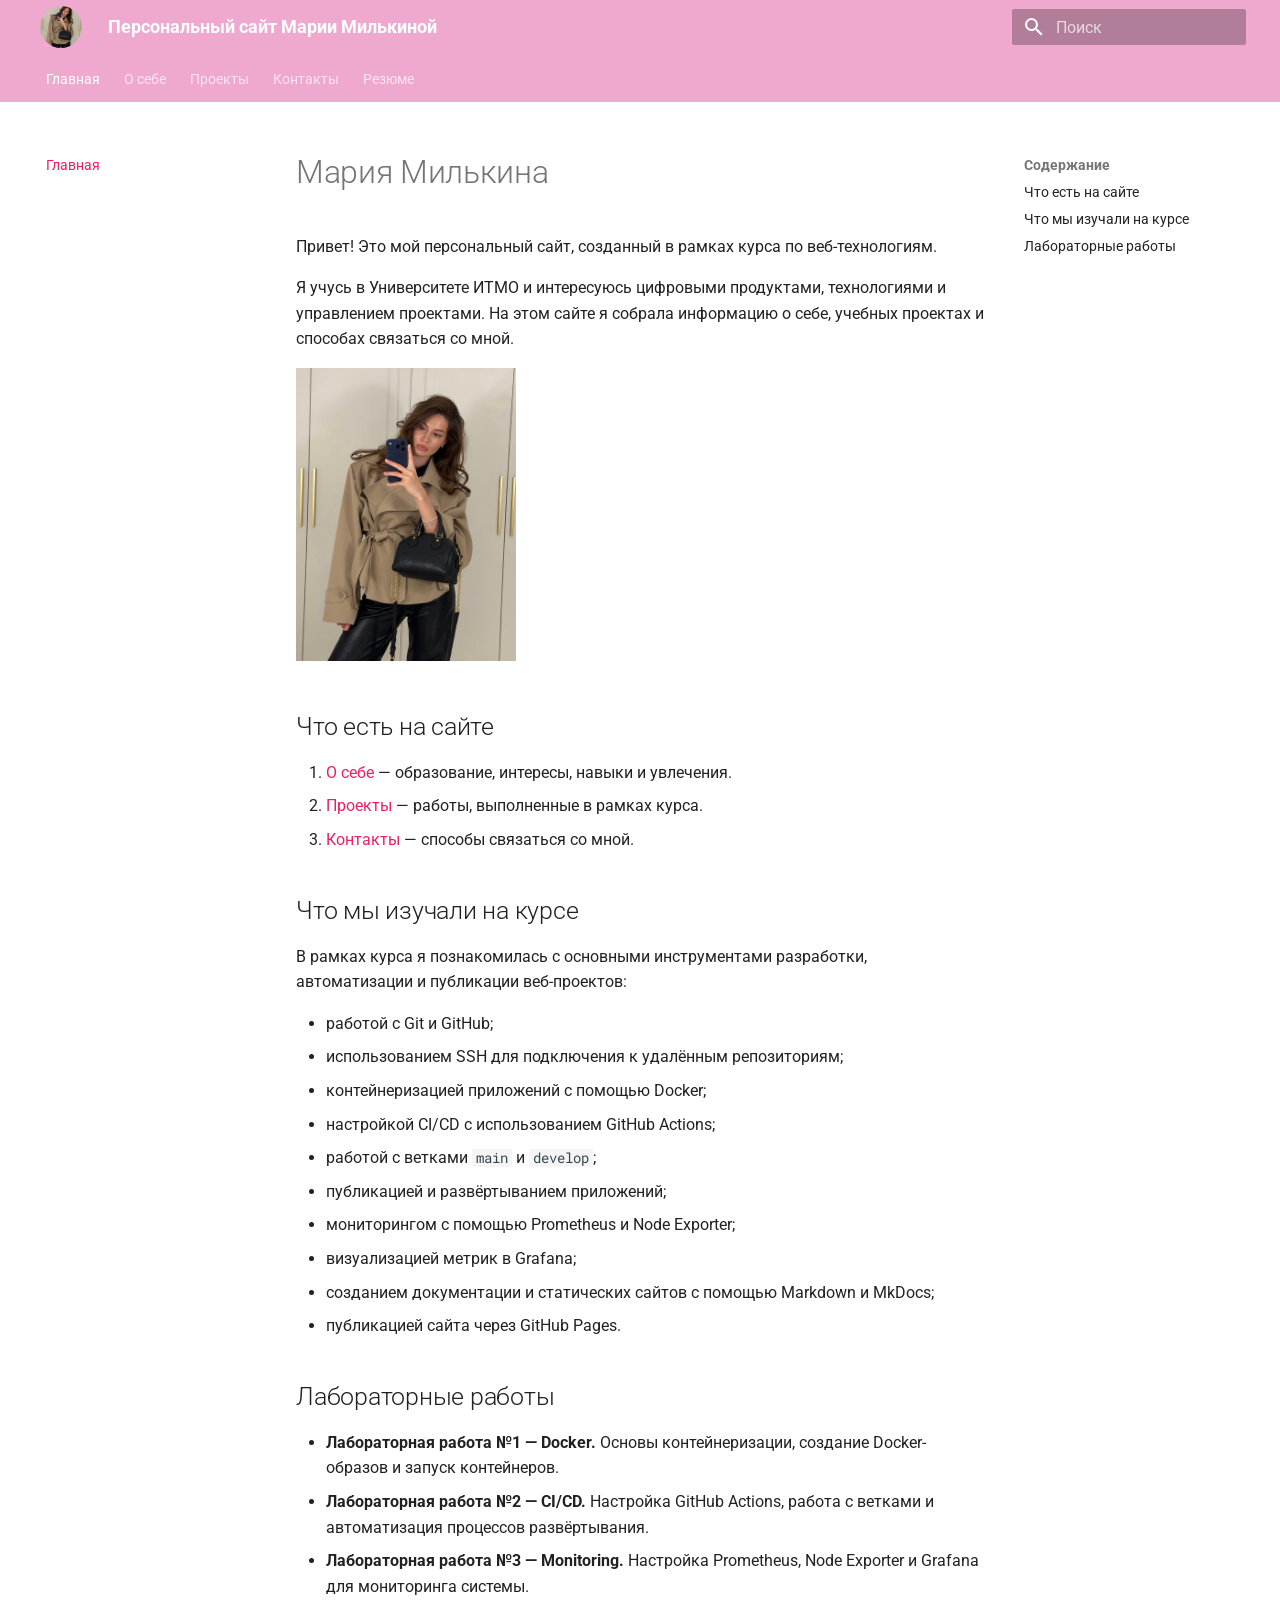
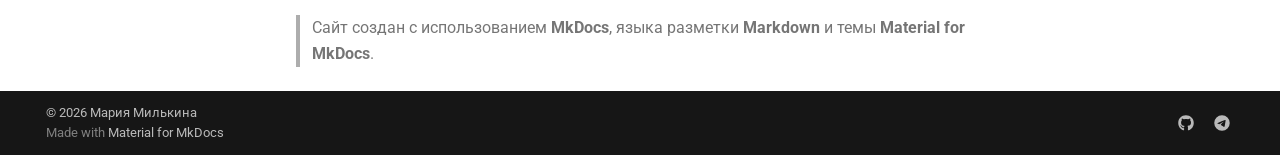
<file: index.html>
<!doctype html>
<html lang="ru" class="no-js">
  <head>
    
      <meta charset="utf-8">
      <meta name="viewport" content="width=device-width,initial-scale=1">
      
        <meta name="description" content="Персональный учебный сайт, созданный с использованием MkDocs">
      
      
        <meta name="author" content="Мария Милькина">
      
      
        <link rel="canonical" href="https://mariamilkina.github.io/coursework-personal-site/">
      
      
      
        <link rel="next" href="about/">
      
      
        
      
      
      <link rel="icon" href="assets/images/favicon.png">
      <meta name="generator" content="mkdocs-1.6.1, mkdocs-material-9.7.7">
    
    
      
        <title>Персональный сайт Марии Милькиной</title>
      
    
    
      <link rel="stylesheet" href="assets/stylesheets/main.ec1eaa64.min.css">
      
        
        <link rel="stylesheet" href="assets/stylesheets/palette.ab4e12ef.min.css">
      
      


    
    
      
    
    
      
        
        
        <link rel="preconnect" href="https://fonts.gstatic.com" crossorigin>
        <link rel="stylesheet" href="https://fonts.googleapis.com/css?family=Roboto:300,300i,400,400i,700,700i%7CRoboto+Mono:400,400i,700,700i&display=fallback">
        <style>:root{--md-text-font:"Roboto";--md-code-font:"Roboto Mono"}</style>
      
    
    
      <link rel="stylesheet" href="stylesheets/extra.css">
    
    <script>__md_scope=new URL(".",location),__md_hash=e=>[...e].reduce(((e,_)=>(e<<5)-e+_.charCodeAt(0)),0),__md_get=(e,_=localStorage,t=__md_scope)=>JSON.parse(_.getItem(t.pathname+"."+e)),__md_set=(e,_,t=localStorage,a=__md_scope)=>{try{t.setItem(a.pathname+"."+e,JSON.stringify(_))}catch(e){}}</script>
    
      

    
    
  </head>
  
  
    
    
    
    
    
    <body dir="ltr" data-md-color-scheme="default" data-md-color-primary="pink" data-md-color-accent="amber">
  
    
    <input class="md-toggle" data-md-toggle="drawer" type="checkbox" id="__drawer" autocomplete="off">
    <input class="md-toggle" data-md-toggle="search" type="checkbox" id="__search" autocomplete="off">
    <label class="md-overlay" for="__drawer"></label>
    <div data-md-component="skip">
      
        
        <a href="#_1" class="md-skip">
          Перейти к содержанию
        </a>
      
    </div>
    <div data-md-component="announce">
      
    </div>
    
    
      

<header class="md-header" data-md-component="header">
  <nav class="md-header__inner md-grid" aria-label="Верхний колонтитул">
    <a href="." title="Персональный сайт Марии Милькиной" class="md-header__button md-logo" aria-label="Персональный сайт Марии Милькиной" data-md-component="logo">
      
  <img src="images/profile.jpg" alt="logo">

    </a>
    <label class="md-header__button md-icon" for="__drawer">
      
      <svg xmlns="http://www.w3.org/2000/svg" viewBox="0 0 24 24"><path d="M3 6h18v2H3zm0 5h18v2H3zm0 5h18v2H3z"/></svg>
    </label>
    <div class="md-header__title" data-md-component="header-title">
      <div class="md-header__ellipsis">
        <div class="md-header__topic">
          <span class="md-ellipsis">
            Персональный сайт Марии Милькиной
          </span>
        </div>
        <div class="md-header__topic" data-md-component="header-topic">
          <span class="md-ellipsis">
            
              Главная
            
          </span>
        </div>
      </div>
    </div>
    
      
    
    
    
    
      
      
        <label class="md-header__button md-icon" for="__search">
          
          <svg xmlns="http://www.w3.org/2000/svg" viewBox="0 0 24 24"><path d="M9.5 3A6.5 6.5 0 0 1 16 9.5c0 1.61-.59 3.09-1.56 4.23l.27.27h.79l5 5-1.5 1.5-5-5v-.79l-.27-.27A6.52 6.52 0 0 1 9.5 16 6.5 6.5 0 0 1 3 9.5 6.5 6.5 0 0 1 9.5 3m0 2C7 5 5 7 5 9.5S7 14 9.5 14 14 12 14 9.5 12 5 9.5 5"/></svg>
        </label>
        <div class="md-search" data-md-component="search" role="dialog">
  <label class="md-search__overlay" for="__search"></label>
  <div class="md-search__inner" role="search">
    <form class="md-search__form" name="search">
      <input type="text" class="md-search__input" name="query" aria-label="Поиск" placeholder="Поиск" autocapitalize="off" autocorrect="off" autocomplete="off" spellcheck="false" data-md-component="search-query" required>
      <label class="md-search__icon md-icon" for="__search">
        
        <svg xmlns="http://www.w3.org/2000/svg" viewBox="0 0 24 24"><path d="M9.5 3A6.5 6.5 0 0 1 16 9.5c0 1.61-.59 3.09-1.56 4.23l.27.27h.79l5 5-1.5 1.5-5-5v-.79l-.27-.27A6.52 6.52 0 0 1 9.5 16 6.5 6.5 0 0 1 3 9.5 6.5 6.5 0 0 1 9.5 3m0 2C7 5 5 7 5 9.5S7 14 9.5 14 14 12 14 9.5 12 5 9.5 5"/></svg>
        
        <svg xmlns="http://www.w3.org/2000/svg" viewBox="0 0 24 24"><path d="M20 11v2H8l5.5 5.5-1.42 1.42L4.16 12l7.92-7.92L13.5 5.5 8 11z"/></svg>
      </label>
      <nav class="md-search__options" aria-label="Поиск">
        
          <a href="javascript:void(0)" class="md-search__icon md-icon" title="Поделиться" aria-label="Поделиться" data-clipboard data-clipboard-text="" data-md-component="search-share" tabindex="-1">
            
            <svg xmlns="http://www.w3.org/2000/svg" viewBox="0 0 24 24"><path d="M18 16.08c-.76 0-1.44.3-1.96.77L8.91 12.7c.05-.23.09-.46.09-.7s-.04-.47-.09-.7l7.05-4.11c.54.5 1.25.81 2.04.81a3 3 0 0 0 3-3 3 3 0 0 0-3-3 3 3 0 0 0-3 3c0 .24.04.47.09.7L8.04 9.81C7.5 9.31 6.79 9 6 9a3 3 0 0 0-3 3 3 3 0 0 0 3 3c.79 0 1.5-.31 2.04-.81l7.12 4.15c-.05.21-.08.43-.08.66 0 1.61 1.31 2.91 2.92 2.91s2.92-1.3 2.92-2.91A2.92 2.92 0 0 0 18 16.08"/></svg>
          </a>
        
        <button type="reset" class="md-search__icon md-icon" title="Очистить" aria-label="Очистить" tabindex="-1">
          
          <svg xmlns="http://www.w3.org/2000/svg" viewBox="0 0 24 24"><path d="M19 6.41 17.59 5 12 10.59 6.41 5 5 6.41 10.59 12 5 17.59 6.41 19 12 13.41 17.59 19 19 17.59 13.41 12z"/></svg>
        </button>
      </nav>
      
    </form>
    <div class="md-search__output">
      <div class="md-search__scrollwrap" tabindex="0" data-md-scrollfix>
        <div class="md-search-result" data-md-component="search-result">
          <div class="md-search-result__meta">
            Инициализация поиска
          </div>
          <ol class="md-search-result__list" role="presentation"></ol>
        </div>
      </div>
    </div>
  </div>
</div>
      
    
    
  </nav>
  
</header>
    
    <div class="md-container" data-md-component="container">
      
      
        
          
            
<nav class="md-tabs" aria-label="Вкладки" data-md-component="tabs">
  <div class="md-grid">
    <ul class="md-tabs__list">
      
        
  
  
  
    
  
  
    <li class="md-tabs__item md-tabs__item--active">
      <a href="." class="md-tabs__link">
        
  
  
    
  
  Главная

      </a>
    </li>
  

      
        
  
  
  
  
    <li class="md-tabs__item">
      <a href="about/" class="md-tabs__link">
        
  
  
    
  
  О себе

      </a>
    </li>
  

      
        
  
  
  
  
    <li class="md-tabs__item">
      <a href="projects/" class="md-tabs__link">
        
  
  
    
  
  Проекты

      </a>
    </li>
  

      
        
  
  
  
  
    <li class="md-tabs__item">
      <a href="contacts/" class="md-tabs__link">
        
  
  
    
  
  Контакты

      </a>
    </li>
  

      
        
  
  
  
  
    <li class="md-tabs__item">
      <a href="resume/" class="md-tabs__link">
        
  
  
    
  
  Резюме

      </a>
    </li>
  

      
    </ul>
  </div>
</nav>
          
        
      
      <main class="md-main" data-md-component="main">
        <div class="md-main__inner md-grid">
          
            
              
              <div class="md-sidebar md-sidebar--primary" data-md-component="sidebar" data-md-type="navigation" >
                <div class="md-sidebar__scrollwrap">
                  <div class="md-sidebar__inner">
                    


  


<nav class="md-nav md-nav--primary md-nav--lifted" aria-label="Навигация" data-md-level="0">
  <label class="md-nav__title" for="__drawer">
    <a href="." title="Персональный сайт Марии Милькиной" class="md-nav__button md-logo" aria-label="Персональный сайт Марии Милькиной" data-md-component="logo">
      
  <img src="images/profile.jpg" alt="logo">

    </a>
    Персональный сайт Марии Милькиной
  </label>
  
  <ul class="md-nav__list" data-md-scrollfix>
    
      
      
  
  
    
  
  
  
    <li class="md-nav__item md-nav__item--active">
      
      <input class="md-nav__toggle md-toggle" type="checkbox" id="__toc">
      
      
        
      
      
        <label class="md-nav__link md-nav__link--active" for="__toc">
          
  
  
  <span class="md-ellipsis">
    
  
    Главная
  

    
  </span>
  
  

          <span class="md-nav__icon md-icon"></span>
        </label>
      
      <a href="." class="md-nav__link md-nav__link--active">
        
  
  
  <span class="md-ellipsis">
    
  
    Главная
  

    
  </span>
  
  

      </a>
      
        

<nav class="md-nav md-nav--secondary" aria-label="Содержание">
  
  
  
    
  
  
    <label class="md-nav__title" for="__toc">
      <span class="md-nav__icon md-icon"></span>
      Содержание
    </label>
    <ul class="md-nav__list" data-md-component="toc" data-md-scrollfix>
      
        <li class="md-nav__item">
  <a href="#_2" class="md-nav__link">
    <span class="md-ellipsis">
      
        Что есть на сайте
      
    </span>
  </a>
  
</li>
      
        <li class="md-nav__item">
  <a href="#_3" class="md-nav__link">
    <span class="md-ellipsis">
      
        Что мы изучали на курсе
      
    </span>
  </a>
  
</li>
      
        <li class="md-nav__item">
  <a href="#_4" class="md-nav__link">
    <span class="md-ellipsis">
      
        Лабораторные работы
      
    </span>
  </a>
  
</li>
      
    </ul>
  
</nav>
      
    </li>
  

    
      
      
  
  
  
  
    <li class="md-nav__item">
      <a href="about/" class="md-nav__link">
        
  
  
  <span class="md-ellipsis">
    
  
    О себе
  

    
  </span>
  
  

      </a>
    </li>
  

    
      
      
  
  
  
  
    <li class="md-nav__item">
      <a href="projects/" class="md-nav__link">
        
  
  
  <span class="md-ellipsis">
    
  
    Проекты
  

    
  </span>
  
  

      </a>
    </li>
  

    
      
      
  
  
  
  
    <li class="md-nav__item">
      <a href="contacts/" class="md-nav__link">
        
  
  
  <span class="md-ellipsis">
    
  
    Контакты
  

    
  </span>
  
  

      </a>
    </li>
  

    
      
      
  
  
  
  
    <li class="md-nav__item">
      <a href="resume/" class="md-nav__link">
        
  
  
  <span class="md-ellipsis">
    
  
    Резюме
  

    
  </span>
  
  

      </a>
    </li>
  

    
  </ul>
</nav>
                  </div>
                </div>
              </div>
            
            
              
              <div class="md-sidebar md-sidebar--secondary" data-md-component="sidebar" data-md-type="toc" >
                <div class="md-sidebar__scrollwrap">
                  <div class="md-sidebar__inner">
                    

<nav class="md-nav md-nav--secondary" aria-label="Содержание">
  
  
  
    
  
  
    <label class="md-nav__title" for="__toc">
      <span class="md-nav__icon md-icon"></span>
      Содержание
    </label>
    <ul class="md-nav__list" data-md-component="toc" data-md-scrollfix>
      
        <li class="md-nav__item">
  <a href="#_2" class="md-nav__link">
    <span class="md-ellipsis">
      
        Что есть на сайте
      
    </span>
  </a>
  
</li>
      
        <li class="md-nav__item">
  <a href="#_3" class="md-nav__link">
    <span class="md-ellipsis">
      
        Что мы изучали на курсе
      
    </span>
  </a>
  
</li>
      
        <li class="md-nav__item">
  <a href="#_4" class="md-nav__link">
    <span class="md-ellipsis">
      
        Лабораторные работы
      
    </span>
  </a>
  
</li>
      
    </ul>
  
</nav>
                  </div>
                </div>
              </div>
            
          
          
            <div class="md-content" data-md-component="content">
              
              <article class="md-content__inner md-typeset">
                
                  



<h1 id="_1">Мария Милькина</h1>
<p>Привет! Это мой персональный сайт, созданный в рамках курса по веб-технологиям.</p>
<p>Я учусь в Университете ИТМО и интересуюсь цифровыми продуктами, технологиями и управлением проектами. На этом сайте я собрала информацию о себе, учебных проектах и способах связаться со мной.</p>
<p><img src="images/profile.jpg" alt="Мария Милькина" width="220"></p>
<h2 id="_2">Что есть на сайте</h2>
<ol>
<li><a href="about/">О себе</a> — образование, интересы, навыки и увлечения.</li>
<li><a href="projects/">Проекты</a> — работы, выполненные в рамках курса.</li>
<li><a href="contacts/">Контакты</a> — способы связаться со мной.</li>
</ol>
<h2 id="_3">Что мы изучали на курсе</h2>
<p>В рамках курса я познакомилась с основными инструментами разработки, автоматизации и публикации веб-проектов:</p>
<ul>
<li>работой с Git и GitHub;</li>
<li>использованием SSH для подключения к удалённым репозиториям;</li>
<li>контейнеризацией приложений с помощью Docker;</li>
<li>настройкой CI/CD с использованием GitHub Actions;</li>
<li>работой с ветками <code>main</code> и <code>develop</code>;</li>
<li>публикацией и развёртыванием приложений;</li>
<li>мониторингом с помощью Prometheus и Node Exporter;</li>
<li>визуализацией метрик в Grafana;</li>
<li>созданием документации и статических сайтов с помощью Markdown и MkDocs;</li>
<li>публикацией сайта через GitHub Pages.</li>
</ul>
<h2 id="_4">Лабораторные работы</h2>
<ul>
<li><strong>Лабораторная работа №1 — Docker.</strong> Основы контейнеризации, создание Docker-образов и запуск контейнеров.</li>
<li><strong>Лабораторная работа №2 — CI/CD.</strong> Настройка GitHub Actions, работа с ветками и автоматизация процессов развёртывания.</li>
<li><strong>Лабораторная работа №3 — Monitoring.</strong> Настройка Prometheus, Node Exporter и Grafana для мониторинга системы.</li>
</ul>
<blockquote>
<p>Сайт создан с использованием <strong>MkDocs</strong>, языка разметки <strong>Markdown</strong> и темы <strong>Material for MkDocs</strong>.</p>
</blockquote>












                
              </article>
            </div>
          
          
<script>var target=document.getElementById(location.hash.slice(1));target&&target.name&&(target.checked=target.name.startsWith("__tabbed_"))</script>
        </div>
        
          <button type="button" class="md-top md-icon" data-md-component="top" hidden>
  
  <svg xmlns="http://www.w3.org/2000/svg" viewBox="0 0 24 24"><path d="M13 20h-2V8l-5.5 5.5-1.42-1.42L12 4.16l7.92 7.92-1.42 1.42L13 8z"/></svg>
  К началу
</button>
        
      </main>
      
        <footer class="md-footer">
  
  <div class="md-footer-meta md-typeset">
    <div class="md-footer-meta__inner md-grid">
      <div class="md-copyright">
  
    <div class="md-copyright__highlight">
      © 2026 Мария Милькина
    </div>
  
  
    Made with
    <a href="https://squidfunk.github.io/mkdocs-material/" target="_blank" rel="noopener">
      Material for MkDocs
    </a>
  
</div>
      
        
<div class="md-social">
  
    
    
    
    
    <a href="https://github.com/mariamilkina" target="_blank" rel="noopener" title="GitHub" class="md-social__link">
      <svg xmlns="http://www.w3.org/2000/svg" viewBox="0 0 512 512"><!--! Font Awesome Free 7.1.0 by @fontawesome - https://fontawesome.com License - https://fontawesome.com/license/free (Icons: CC BY 4.0, Fonts: SIL OFL 1.1, Code: MIT License) Copyright 2025 Fonticons, Inc.--><path d="M173.9 397.4c0 2-2.3 3.6-5.2 3.6-3.3.3-5.6-1.3-5.6-3.6 0-2 2.3-3.6 5.2-3.6 3-.3 5.6 1.3 5.6 3.6m-31.1-4.5c-.7 2 1.3 4.3 4.3 4.9 2.6 1 5.6 0 6.2-2s-1.3-4.3-4.3-5.2c-2.6-.7-5.5.3-6.2 2.3m44.2-1.7c-2.9.7-4.9 2.6-4.6 4.9.3 2 2.9 3.3 5.9 2.6 2.9-.7 4.9-2.6 4.6-4.6-.3-1.9-3-3.2-5.9-2.9M252.8 8C114.1 8 8 113.3 8 252c0 110.9 69.8 205.8 169.5 239.2 12.8 2.3 17.3-5.6 17.3-12.1 0-6.2-.3-40.4-.3-61.4 0 0-70 15-84.7-29.8 0 0-11.4-29.1-27.8-36.6 0 0-22.9-15.7 1.6-15.4 0 0 24.9 2 38.6 25.8 21.9 38.6 58.6 27.5 72.9 20.9 2.3-16 8.8-27.1 16-33.7-55.9-6.2-112.3-14.3-112.3-110.5 0-27.5 7.6-41.3 23.6-58.9-2.6-6.5-11.1-33.3 2.6-67.9 20.9-6.5 69 27 69 27 20-5.6 41.5-8.5 62.8-8.5s42.8 2.9 62.8 8.5c0 0 48.1-33.6 69-27 13.7 34.7 5.2 61.4 2.6 67.9 16 17.7 25.8 31.5 25.8 58.9 0 96.5-58.9 104.2-114.8 110.5 9.2 7.9 17 22.9 17 46.4 0 33.7-.3 75.4-.3 83.6 0 6.5 4.6 14.4 17.3 12.1C436.2 457.8 504 362.9 504 252 504 113.3 391.5 8 252.8 8M105.2 352.9c-1.3 1-1 3.3.7 5.2 1.6 1.6 3.9 2.3 5.2 1 1.3-1 1-3.3-.7-5.2-1.6-1.6-3.9-2.3-5.2-1m-10.8-8.1c-.7 1.3.3 2.9 2.3 3.9 1.6 1 3.6.7 4.3-.7.7-1.3-.3-2.9-2.3-3.9-2-.6-3.6-.3-4.3.7m32.4 35.6c-1.6 1.3-1 4.3 1.3 6.2 2.3 2.3 5.2 2.6 6.5 1 1.3-1.3.7-4.3-1.3-6.2-2.2-2.3-5.2-2.6-6.5-1m-11.4-14.7c-1.6 1-1.6 3.6 0 5.9s4.3 3.3 5.6 2.3c1.6-1.3 1.6-3.9 0-6.2-1.4-2.3-4-3.3-5.6-2"/></svg>
    </a>
  
    
    
    
    
    <a href="https://t.me/mariamilkina" target="_blank" rel="noopener" title="Telegram" class="md-social__link">
      <svg xmlns="http://www.w3.org/2000/svg" viewBox="0 0 512 512"><!--! Font Awesome Free 7.1.0 by @fontawesome - https://fontawesome.com License - https://fontawesome.com/license/free (Icons: CC BY 4.0, Fonts: SIL OFL 1.1, Code: MIT License) Copyright 2025 Fonticons, Inc.--><path d="M256 8a248 248 0 1 0 0 496 248 248 0 1 0 0-496m115 168.7c-3.7 39.2-19.9 134.4-28.1 178.3-3.5 18.6-10.3 24.8-16.9 25.4-14.4 1.3-25.3-9.5-39.3-18.7-21.8-14.3-34.2-23.2-55.3-37.2-24.5-16.1-8.6-25 5.3-39.5 3.7-3.8 67.1-61.5 68.3-66.7.2-.7.3-3.1-1.2-4.4s-3.6-.8-5.1-.5c-2.2.5-37.1 23.5-104.6 69.1-9.9 6.8-18.9 10.1-26.9 9.9-8.9-.2-25.9-5-38.6-9.1-15.5-5-27.9-7.7-26.8-16.3.6-4.5 6.7-9 18.4-13.7 72.3-31.5 120.5-52.3 144.6-62.3 68.9-28.6 83.2-33.6 92.5-33.8 2.1 0 6.6.5 9.6 2.9 2 1.7 3.2 4.1 3.5 6.7.5 3.2.6 6.5.4 9.8z"/></svg>
    </a>
  
</div>
      
    </div>
  </div>
</footer>
      
    </div>
    <div class="md-dialog" data-md-component="dialog">
      <div class="md-dialog__inner md-typeset"></div>
    </div>
    
    
    
      
      
      <script id="__config" type="application/json">{"annotate": null, "base": ".", "features": ["navigation.tabs", "navigation.sections", "navigation.top", "search.highlight", "search.share"], "search": "assets/javascripts/workers/search.2c215733.min.js", "tags": null, "translations": {"clipboard.copied": "\u0421\u043a\u043e\u043f\u0438\u0440\u043e\u0432\u0430\u043d\u043e \u0432 \u0431\u0443\u0444\u0435\u0440", "clipboard.copy": "\u041a\u043e\u043f\u0438\u0440\u043e\u0432\u0430\u0442\u044c \u0432 \u0431\u0443\u0444\u0435\u0440", "search.result.more.one": "\u0415\u0449\u0451 1 \u043d\u0430 \u044d\u0442\u043e\u0439 \u0441\u0442\u0440\u0430\u043d\u0438\u0446\u0435", "search.result.more.other": "\u0415\u0449\u0451 # \u043d\u0430 \u044d\u0442\u043e\u0439 \u0441\u0442\u0440\u0430\u043d\u0438\u0446\u0435", "search.result.none": "\u0421\u043e\u0432\u043f\u0430\u0434\u0435\u043d\u0438\u0439 \u043d\u0435 \u043d\u0430\u0439\u0434\u0435\u043d\u043e", "search.result.one": "\u041d\u0430\u0439\u0434\u0435\u043d\u043e 1 \u0441\u043e\u0432\u043f\u0430\u0434\u0435\u043d\u0438\u0435", "search.result.other": "\u041d\u0430\u0439\u0434\u0435\u043d\u043e \u0441\u043e\u0432\u043f\u0430\u0434\u0435\u043d\u0438\u0439: #", "search.result.placeholder": "\u041d\u0430\u0447\u043d\u0438\u0442\u0435 \u043f\u0435\u0447\u0430\u0442\u0430\u0442\u044c \u0434\u043b\u044f \u043f\u043e\u0438\u0441\u043a\u0430", "search.result.term.missing": "\u041e\u0442\u0441\u0443\u0442\u0441\u0442\u0432\u0443\u0435\u0442", "select.version": "\u0412\u044b\u0431\u0435\u0440\u0438\u0442\u0435 \u0432\u0435\u0440\u0441\u0438\u044e"}, "version": null}</script>
    
    
      <script src="assets/javascripts/bundle.d7400e89.min.js"></script>
      
    
  </body>
</html>
</file>
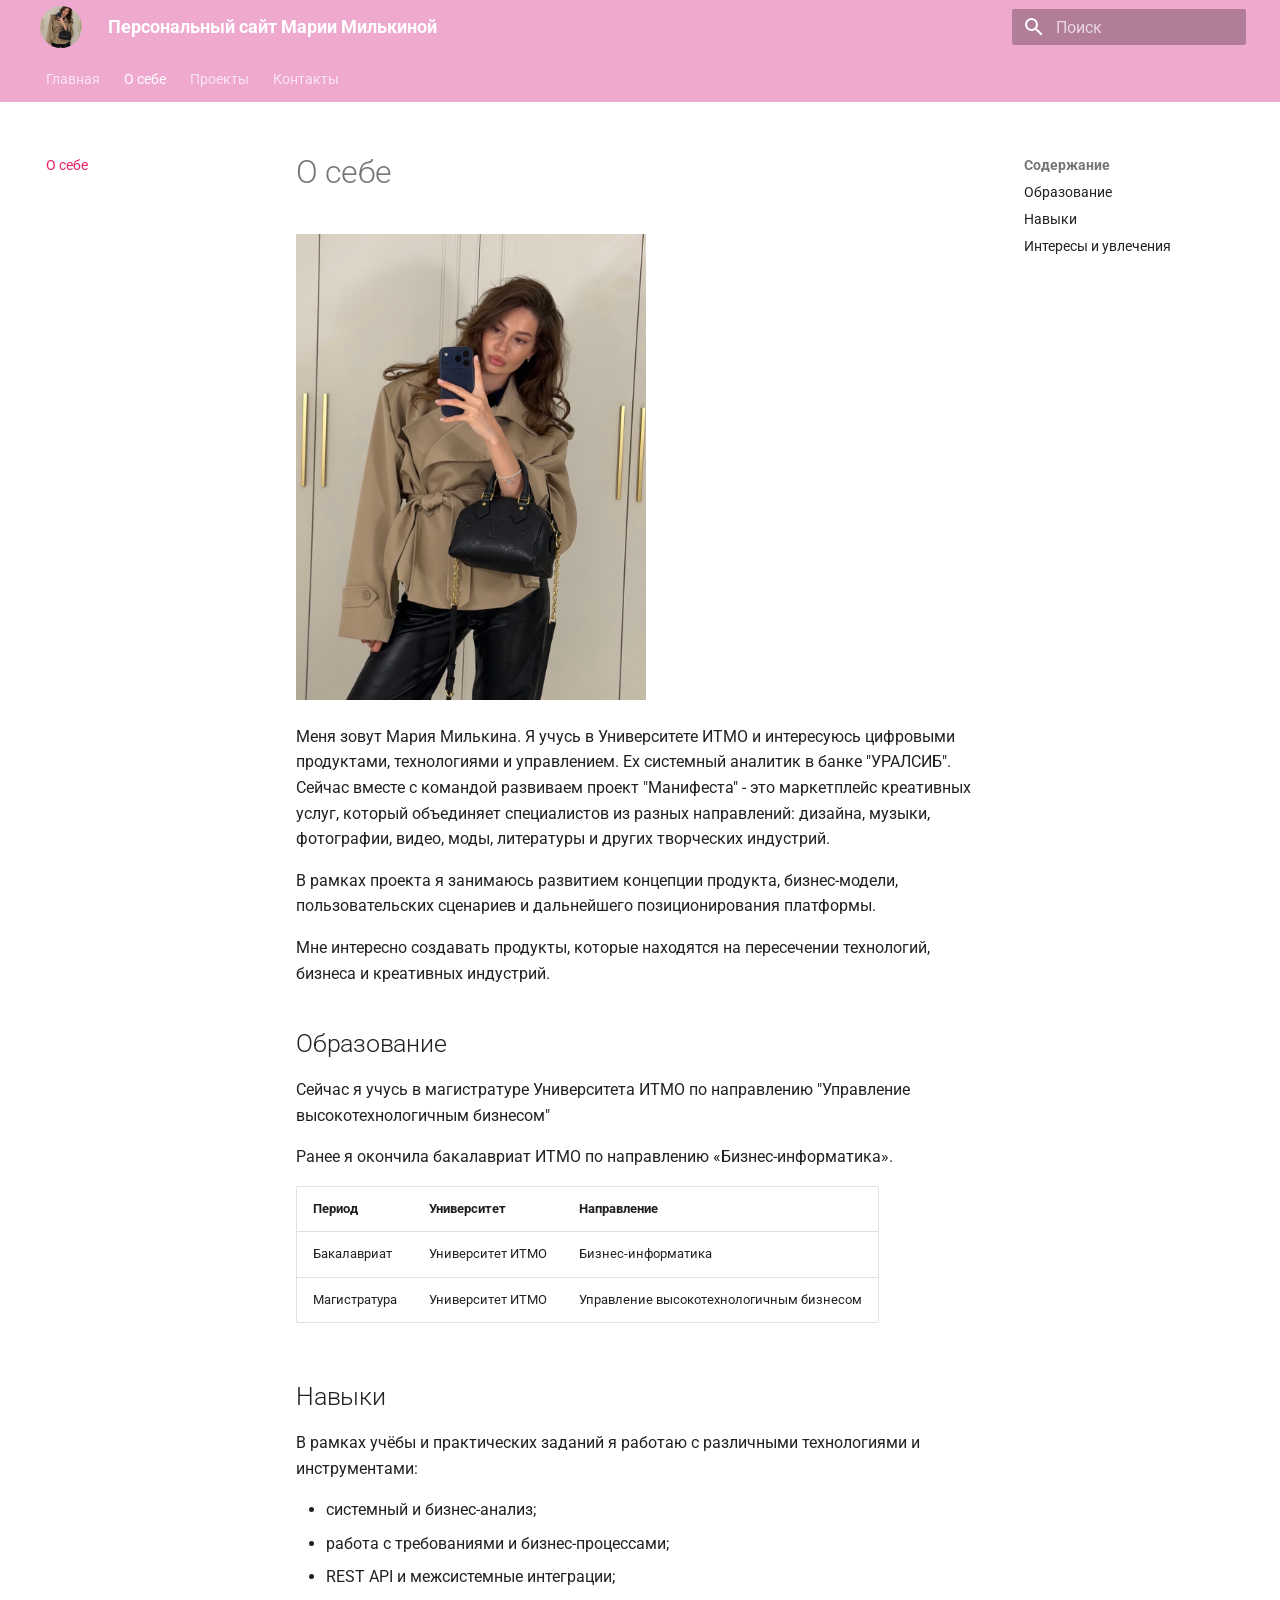
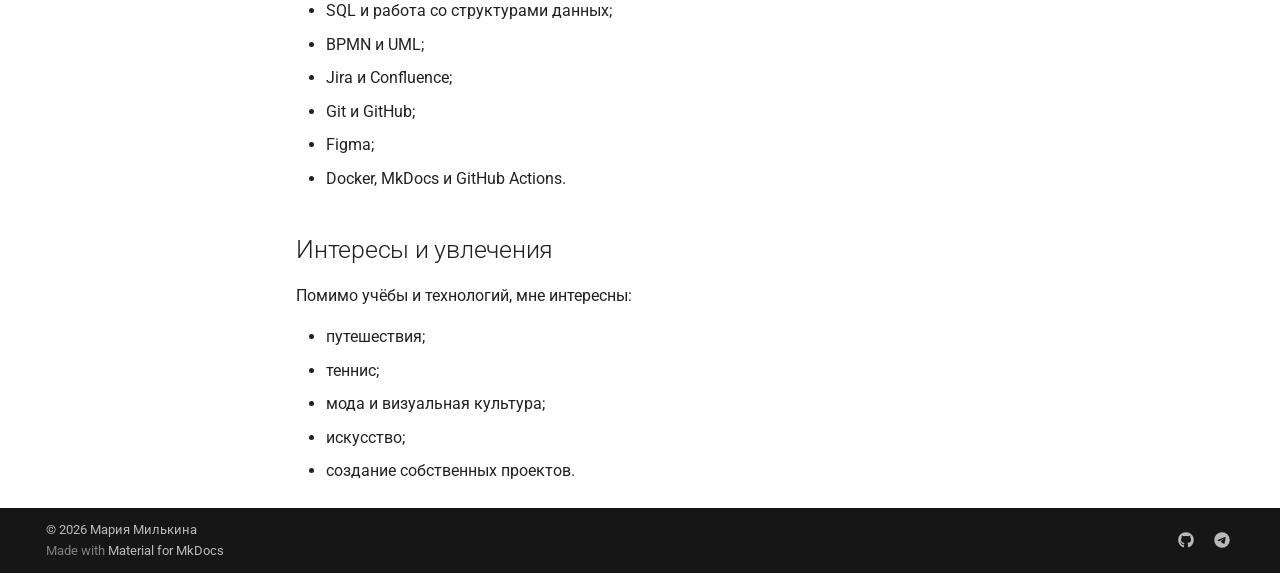
<file: about/index.html>
<!doctype html>
<html lang="ru" class="no-js">
  <head>
    
      <meta charset="utf-8">
      <meta name="viewport" content="width=device-width,initial-scale=1">
      
        <meta name="description" content="Персональный учебный сайт, созданный с использованием MkDocs">
      
      
        <meta name="author" content="Мария Милькина">
      
      
        <link rel="canonical" href="https://mariamilkina.github.io/coursework-personal-site/about/">
      
      
        <link rel="prev" href="..">
      
      
        <link rel="next" href="../projects/">
      
      
        
      
      
      <link rel="icon" href="../assets/images/favicon.png">
      <meta name="generator" content="mkdocs-1.6.1, mkdocs-material-9.7.7">
    
    
      
        <title>О себе - Персональный сайт Марии Милькиной</title>
      
    
    
      <link rel="stylesheet" href="../assets/stylesheets/main.ec1eaa64.min.css">
      
        
        <link rel="stylesheet" href="../assets/stylesheets/palette.ab4e12ef.min.css">
      
      


    
    
      
    
    
      
        
        
        <link rel="preconnect" href="https://fonts.gstatic.com" crossorigin>
        <link rel="stylesheet" href="https://fonts.googleapis.com/css?family=Roboto:300,300i,400,400i,700,700i%7CRoboto+Mono:400,400i,700,700i&display=fallback">
        <style>:root{--md-text-font:"Roboto";--md-code-font:"Roboto Mono"}</style>
      
    
    
      <link rel="stylesheet" href="../stylesheets/extra.css">
    
    <script>__md_scope=new URL("..",location),__md_hash=e=>[...e].reduce(((e,_)=>(e<<5)-e+_.charCodeAt(0)),0),__md_get=(e,_=localStorage,t=__md_scope)=>JSON.parse(_.getItem(t.pathname+"."+e)),__md_set=(e,_,t=localStorage,a=__md_scope)=>{try{t.setItem(a.pathname+"."+e,JSON.stringify(_))}catch(e){}}</script>
    
      

    
    
  </head>
  
  
    
    
    
    
    
    <body dir="ltr" data-md-color-scheme="default" data-md-color-primary="pink" data-md-color-accent="amber">
  
    
    <input class="md-toggle" data-md-toggle="drawer" type="checkbox" id="__drawer" autocomplete="off">
    <input class="md-toggle" data-md-toggle="search" type="checkbox" id="__search" autocomplete="off">
    <label class="md-overlay" for="__drawer"></label>
    <div data-md-component="skip">
      
        
        <a href="#_1" class="md-skip">
          Перейти к содержанию
        </a>
      
    </div>
    <div data-md-component="announce">
      
    </div>
    
    
      

<header class="md-header" data-md-component="header">
  <nav class="md-header__inner md-grid" aria-label="Верхний колонтитул">
    <a href=".." title="Персональный сайт Марии Милькиной" class="md-header__button md-logo" aria-label="Персональный сайт Марии Милькиной" data-md-component="logo">
      
  <img src="../images/profile.jpg" alt="logo">

    </a>
    <label class="md-header__button md-icon" for="__drawer">
      
      <svg xmlns="http://www.w3.org/2000/svg" viewBox="0 0 24 24"><path d="M3 6h18v2H3zm0 5h18v2H3zm0 5h18v2H3z"/></svg>
    </label>
    <div class="md-header__title" data-md-component="header-title">
      <div class="md-header__ellipsis">
        <div class="md-header__topic">
          <span class="md-ellipsis">
            Персональный сайт Марии Милькиной
          </span>
        </div>
        <div class="md-header__topic" data-md-component="header-topic">
          <span class="md-ellipsis">
            
              О себе
            
          </span>
        </div>
      </div>
    </div>
    
      
    
    
    
    
      
      
        <label class="md-header__button md-icon" for="__search">
          
          <svg xmlns="http://www.w3.org/2000/svg" viewBox="0 0 24 24"><path d="M9.5 3A6.5 6.5 0 0 1 16 9.5c0 1.61-.59 3.09-1.56 4.23l.27.27h.79l5 5-1.5 1.5-5-5v-.79l-.27-.27A6.52 6.52 0 0 1 9.5 16 6.5 6.5 0 0 1 3 9.5 6.5 6.5 0 0 1 9.5 3m0 2C7 5 5 7 5 9.5S7 14 9.5 14 14 12 14 9.5 12 5 9.5 5"/></svg>
        </label>
        <div class="md-search" data-md-component="search" role="dialog">
  <label class="md-search__overlay" for="__search"></label>
  <div class="md-search__inner" role="search">
    <form class="md-search__form" name="search">
      <input type="text" class="md-search__input" name="query" aria-label="Поиск" placeholder="Поиск" autocapitalize="off" autocorrect="off" autocomplete="off" spellcheck="false" data-md-component="search-query" required>
      <label class="md-search__icon md-icon" for="__search">
        
        <svg xmlns="http://www.w3.org/2000/svg" viewBox="0 0 24 24"><path d="M9.5 3A6.5 6.5 0 0 1 16 9.5c0 1.61-.59 3.09-1.56 4.23l.27.27h.79l5 5-1.5 1.5-5-5v-.79l-.27-.27A6.52 6.52 0 0 1 9.5 16 6.5 6.5 0 0 1 3 9.5 6.5 6.5 0 0 1 9.5 3m0 2C7 5 5 7 5 9.5S7 14 9.5 14 14 12 14 9.5 12 5 9.5 5"/></svg>
        
        <svg xmlns="http://www.w3.org/2000/svg" viewBox="0 0 24 24"><path d="M20 11v2H8l5.5 5.5-1.42 1.42L4.16 12l7.92-7.92L13.5 5.5 8 11z"/></svg>
      </label>
      <nav class="md-search__options" aria-label="Поиск">
        
          <a href="javascript:void(0)" class="md-search__icon md-icon" title="Поделиться" aria-label="Поделиться" data-clipboard data-clipboard-text="" data-md-component="search-share" tabindex="-1">
            
            <svg xmlns="http://www.w3.org/2000/svg" viewBox="0 0 24 24"><path d="M18 16.08c-.76 0-1.44.3-1.96.77L8.91 12.7c.05-.23.09-.46.09-.7s-.04-.47-.09-.7l7.05-4.11c.54.5 1.25.81 2.04.81a3 3 0 0 0 3-3 3 3 0 0 0-3-3 3 3 0 0 0-3 3c0 .24.04.47.09.7L8.04 9.81C7.5 9.31 6.79 9 6 9a3 3 0 0 0-3 3 3 3 0 0 0 3 3c.79 0 1.5-.31 2.04-.81l7.12 4.15c-.05.21-.08.43-.08.66 0 1.61 1.31 2.91 2.92 2.91s2.92-1.3 2.92-2.91A2.92 2.92 0 0 0 18 16.08"/></svg>
          </a>
        
        <button type="reset" class="md-search__icon md-icon" title="Очистить" aria-label="Очистить" tabindex="-1">
          
          <svg xmlns="http://www.w3.org/2000/svg" viewBox="0 0 24 24"><path d="M19 6.41 17.59 5 12 10.59 6.41 5 5 6.41 10.59 12 5 17.59 6.41 19 12 13.41 17.59 19 19 17.59 13.41 12z"/></svg>
        </button>
      </nav>
      
    </form>
    <div class="md-search__output">
      <div class="md-search__scrollwrap" tabindex="0" data-md-scrollfix>
        <div class="md-search-result" data-md-component="search-result">
          <div class="md-search-result__meta">
            Инициализация поиска
          </div>
          <ol class="md-search-result__list" role="presentation"></ol>
        </div>
      </div>
    </div>
  </div>
</div>
      
    
    
  </nav>
  
</header>
    
    <div class="md-container" data-md-component="container">
      
      
        
          
            
<nav class="md-tabs" aria-label="Вкладки" data-md-component="tabs">
  <div class="md-grid">
    <ul class="md-tabs__list">
      
        
  
  
  
  
    <li class="md-tabs__item">
      <a href=".." class="md-tabs__link">
        
  
  
    
  
  Главная

      </a>
    </li>
  

      
        
  
  
  
    
  
  
    <li class="md-tabs__item md-tabs__item--active">
      <a href="./" class="md-tabs__link">
        
  
  
    
  
  О себе

      </a>
    </li>
  

      
        
  
  
  
  
    <li class="md-tabs__item">
      <a href="../projects/" class="md-tabs__link">
        
  
  
    
  
  Проекты

      </a>
    </li>
  

      
        
  
  
  
  
    <li class="md-tabs__item">
      <a href="../contacts/" class="md-tabs__link">
        
  
  
    
  
  Контакты

      </a>
    </li>
  

      
    </ul>
  </div>
</nav>
          
        
      
      <main class="md-main" data-md-component="main">
        <div class="md-main__inner md-grid">
          
            
              
              <div class="md-sidebar md-sidebar--primary" data-md-component="sidebar" data-md-type="navigation" >
                <div class="md-sidebar__scrollwrap">
                  <div class="md-sidebar__inner">
                    


  


<nav class="md-nav md-nav--primary md-nav--lifted" aria-label="Навигация" data-md-level="0">
  <label class="md-nav__title" for="__drawer">
    <a href=".." title="Персональный сайт Марии Милькиной" class="md-nav__button md-logo" aria-label="Персональный сайт Марии Милькиной" data-md-component="logo">
      
  <img src="../images/profile.jpg" alt="logo">

    </a>
    Персональный сайт Марии Милькиной
  </label>
  
  <ul class="md-nav__list" data-md-scrollfix>
    
      
      
  
  
  
  
    <li class="md-nav__item">
      <a href=".." class="md-nav__link">
        
  
  
  <span class="md-ellipsis">
    
  
    Главная
  

    
  </span>
  
  

      </a>
    </li>
  

    
      
      
  
  
    
  
  
  
    <li class="md-nav__item md-nav__item--active">
      
      <input class="md-nav__toggle md-toggle" type="checkbox" id="__toc">
      
      
        
      
      
        <label class="md-nav__link md-nav__link--active" for="__toc">
          
  
  
  <span class="md-ellipsis">
    
  
    О себе
  

    
  </span>
  
  

          <span class="md-nav__icon md-icon"></span>
        </label>
      
      <a href="./" class="md-nav__link md-nav__link--active">
        
  
  
  <span class="md-ellipsis">
    
  
    О себе
  

    
  </span>
  
  

      </a>
      
        

<nav class="md-nav md-nav--secondary" aria-label="Содержание">
  
  
  
    
  
  
    <label class="md-nav__title" for="__toc">
      <span class="md-nav__icon md-icon"></span>
      Содержание
    </label>
    <ul class="md-nav__list" data-md-component="toc" data-md-scrollfix>
      
        <li class="md-nav__item">
  <a href="#_2" class="md-nav__link">
    <span class="md-ellipsis">
      
        Образование
      
    </span>
  </a>
  
</li>
      
        <li class="md-nav__item">
  <a href="#_3" class="md-nav__link">
    <span class="md-ellipsis">
      
        Навыки
      
    </span>
  </a>
  
</li>
      
        <li class="md-nav__item">
  <a href="#_4" class="md-nav__link">
    <span class="md-ellipsis">
      
        Интересы и увлечения
      
    </span>
  </a>
  
</li>
      
    </ul>
  
</nav>
      
    </li>
  

    
      
      
  
  
  
  
    <li class="md-nav__item">
      <a href="../projects/" class="md-nav__link">
        
  
  
  <span class="md-ellipsis">
    
  
    Проекты
  

    
  </span>
  
  

      </a>
    </li>
  

    
      
      
  
  
  
  
    <li class="md-nav__item">
      <a href="../contacts/" class="md-nav__link">
        
  
  
  <span class="md-ellipsis">
    
  
    Контакты
  

    
  </span>
  
  

      </a>
    </li>
  

    
  </ul>
</nav>
                  </div>
                </div>
              </div>
            
            
              
              <div class="md-sidebar md-sidebar--secondary" data-md-component="sidebar" data-md-type="toc" >
                <div class="md-sidebar__scrollwrap">
                  <div class="md-sidebar__inner">
                    

<nav class="md-nav md-nav--secondary" aria-label="Содержание">
  
  
  
    
  
  
    <label class="md-nav__title" for="__toc">
      <span class="md-nav__icon md-icon"></span>
      Содержание
    </label>
    <ul class="md-nav__list" data-md-component="toc" data-md-scrollfix>
      
        <li class="md-nav__item">
  <a href="#_2" class="md-nav__link">
    <span class="md-ellipsis">
      
        Образование
      
    </span>
  </a>
  
</li>
      
        <li class="md-nav__item">
  <a href="#_3" class="md-nav__link">
    <span class="md-ellipsis">
      
        Навыки
      
    </span>
  </a>
  
</li>
      
        <li class="md-nav__item">
  <a href="#_4" class="md-nav__link">
    <span class="md-ellipsis">
      
        Интересы и увлечения
      
    </span>
  </a>
  
</li>
      
    </ul>
  
</nav>
                  </div>
                </div>
              </div>
            
          
          
            <div class="md-content" data-md-component="content">
              
              <article class="md-content__inner md-typeset">
                
                  



<h1 id="_1">О себе</h1>
<p><img src="../images/profile.jpg" alt="Моя фотография" width="350"></p>
<p>Меня зовут Мария Милькина. Я учусь в Университете ИТМО и интересуюсь цифровыми продуктами, технологиями и управлением. Ex системный аналитик в банке "УРАЛСИБ". Сейчас вместе с командой развиваем проект "Манифеста" - это маркетплейс креативных услуг, который объединяет специалистов из разных направлений: дизайна, музыки, фотографии, видео, моды, литературы и других творческих индустрий.</p>
<p>В рамках проекта я занимаюсь развитием концепции продукта, бизнес-модели, пользовательских сценариев и дальнейшего позиционирования платформы.</p>
<p>Мне интересно создавать продукты, которые находятся на пересечении технологий, бизнеса и креативных индустрий.</p>
<h2 id="_2">Образование</h2>
<p>Сейчас я учусь в магистратуре Университета ИТМО по направлению "Управление высокотехнологичным бизнесом"</p>
<p>Ранее я окончила бакалавриат ИТМО по направлению «Бизнес-информатика».</p>
<table>
<thead>
<tr>
<th>Период</th>
<th>Университет</th>
<th>Направление</th>
</tr>
</thead>
<tbody>
<tr>
<td>Бакалавриат</td>
<td>Университет ИТМО</td>
<td>Бизнес-информатика</td>
</tr>
<tr>
<td>Магистратура</td>
<td>Университет ИТМО</td>
<td>Управление высокотехнологичным бизнесом</td>
</tr>
</tbody>
</table>
<h2 id="_3">Навыки</h2>
<p>В рамках учёбы и практических заданий я работаю с различными технологиями и инструментами:</p>
<ul>
<li>системный и бизнес-анализ;</li>
<li>работа с требованиями и бизнес-процессами;</li>
<li>REST API и межсистемные интеграции;</li>
<li>SQL и работа со структурами данных;</li>
<li>BPMN и UML;</li>
<li>Jira и Confluence;</li>
<li>Git и GitHub;</li>
<li>Figma;</li>
<li>Docker, MkDocs и GitHub Actions.</li>
</ul>
<h2 id="_4">Интересы и увлечения</h2>
<p>Помимо учёбы и технологий, мне интересны:</p>
<ul>
<li>путешествия;</li>
<li>теннис;</li>
<li>мода и визуальная культура;</li>
<li>искусство;</li>
<li>создание собственных проектов.</li>
</ul>












                
              </article>
            </div>
          
          
<script>var target=document.getElementById(location.hash.slice(1));target&&target.name&&(target.checked=target.name.startsWith("__tabbed_"))</script>
        </div>
        
          <button type="button" class="md-top md-icon" data-md-component="top" hidden>
  
  <svg xmlns="http://www.w3.org/2000/svg" viewBox="0 0 24 24"><path d="M13 20h-2V8l-5.5 5.5-1.42-1.42L12 4.16l7.92 7.92-1.42 1.42L13 8z"/></svg>
  К началу
</button>
        
      </main>
      
        <footer class="md-footer">
  
  <div class="md-footer-meta md-typeset">
    <div class="md-footer-meta__inner md-grid">
      <div class="md-copyright">
  
    <div class="md-copyright__highlight">
      © 2026 Мария Милькина
    </div>
  
  
    Made with
    <a href="https://squidfunk.github.io/mkdocs-material/" target="_blank" rel="noopener">
      Material for MkDocs
    </a>
  
</div>
      
        
<div class="md-social">
  
    
    
    
    
    <a href="https://github.com/mariamilkina" target="_blank" rel="noopener" title="GitHub" class="md-social__link">
      <svg xmlns="http://www.w3.org/2000/svg" viewBox="0 0 512 512"><!--! Font Awesome Free 7.1.0 by @fontawesome - https://fontawesome.com License - https://fontawesome.com/license/free (Icons: CC BY 4.0, Fonts: SIL OFL 1.1, Code: MIT License) Copyright 2025 Fonticons, Inc.--><path d="M173.9 397.4c0 2-2.3 3.6-5.2 3.6-3.3.3-5.6-1.3-5.6-3.6 0-2 2.3-3.6 5.2-3.6 3-.3 5.6 1.3 5.6 3.6m-31.1-4.5c-.7 2 1.3 4.3 4.3 4.9 2.6 1 5.6 0 6.2-2s-1.3-4.3-4.3-5.2c-2.6-.7-5.5.3-6.2 2.3m44.2-1.7c-2.9.7-4.9 2.6-4.6 4.9.3 2 2.9 3.3 5.9 2.6 2.9-.7 4.9-2.6 4.6-4.6-.3-1.9-3-3.2-5.9-2.9M252.8 8C114.1 8 8 113.3 8 252c0 110.9 69.8 205.8 169.5 239.2 12.8 2.3 17.3-5.6 17.3-12.1 0-6.2-.3-40.4-.3-61.4 0 0-70 15-84.7-29.8 0 0-11.4-29.1-27.8-36.6 0 0-22.9-15.7 1.6-15.4 0 0 24.9 2 38.6 25.8 21.9 38.6 58.6 27.5 72.9 20.9 2.3-16 8.8-27.1 16-33.7-55.9-6.2-112.3-14.3-112.3-110.5 0-27.5 7.6-41.3 23.6-58.9-2.6-6.5-11.1-33.3 2.6-67.9 20.9-6.5 69 27 69 27 20-5.6 41.5-8.5 62.8-8.5s42.8 2.9 62.8 8.5c0 0 48.1-33.6 69-27 13.7 34.7 5.2 61.4 2.6 67.9 16 17.7 25.8 31.5 25.8 58.9 0 96.5-58.9 104.2-114.8 110.5 9.2 7.9 17 22.9 17 46.4 0 33.7-.3 75.4-.3 83.6 0 6.5 4.6 14.4 17.3 12.1C436.2 457.8 504 362.9 504 252 504 113.3 391.5 8 252.8 8M105.2 352.9c-1.3 1-1 3.3.7 5.2 1.6 1.6 3.9 2.3 5.2 1 1.3-1 1-3.3-.7-5.2-1.6-1.6-3.9-2.3-5.2-1m-10.8-8.1c-.7 1.3.3 2.9 2.3 3.9 1.6 1 3.6.7 4.3-.7.7-1.3-.3-2.9-2.3-3.9-2-.6-3.6-.3-4.3.7m32.4 35.6c-1.6 1.3-1 4.3 1.3 6.2 2.3 2.3 5.2 2.6 6.5 1 1.3-1.3.7-4.3-1.3-6.2-2.2-2.3-5.2-2.6-6.5-1m-11.4-14.7c-1.6 1-1.6 3.6 0 5.9s4.3 3.3 5.6 2.3c1.6-1.3 1.6-3.9 0-6.2-1.4-2.3-4-3.3-5.6-2"/></svg>
    </a>
  
    
    
    
    
    <a href="https://t.me/mariamilkina" target="_blank" rel="noopener" title="Telegram" class="md-social__link">
      <svg xmlns="http://www.w3.org/2000/svg" viewBox="0 0 512 512"><!--! Font Awesome Free 7.1.0 by @fontawesome - https://fontawesome.com License - https://fontawesome.com/license/free (Icons: CC BY 4.0, Fonts: SIL OFL 1.1, Code: MIT License) Copyright 2025 Fonticons, Inc.--><path d="M256 8a248 248 0 1 0 0 496 248 248 0 1 0 0-496m115 168.7c-3.7 39.2-19.9 134.4-28.1 178.3-3.5 18.6-10.3 24.8-16.9 25.4-14.4 1.3-25.3-9.5-39.3-18.7-21.8-14.3-34.2-23.2-55.3-37.2-24.5-16.1-8.6-25 5.3-39.5 3.7-3.8 67.1-61.5 68.3-66.7.2-.7.3-3.1-1.2-4.4s-3.6-.8-5.1-.5c-2.2.5-37.1 23.5-104.6 69.1-9.9 6.8-18.9 10.1-26.9 9.9-8.9-.2-25.9-5-38.6-9.1-15.5-5-27.9-7.7-26.8-16.3.6-4.5 6.7-9 18.4-13.7 72.3-31.5 120.5-52.3 144.6-62.3 68.9-28.6 83.2-33.6 92.5-33.8 2.1 0 6.6.5 9.6 2.9 2 1.7 3.2 4.1 3.5 6.7.5 3.2.6 6.5.4 9.8z"/></svg>
    </a>
  
</div>
      
    </div>
  </div>
</footer>
      
    </div>
    <div class="md-dialog" data-md-component="dialog">
      <div class="md-dialog__inner md-typeset"></div>
    </div>
    
    
    
      
      
      <script id="__config" type="application/json">{"annotate": null, "base": "..", "features": ["navigation.tabs", "navigation.sections", "navigation.top", "search.highlight", "search.share"], "search": "../assets/javascripts/workers/search.2c215733.min.js", "tags": null, "translations": {"clipboard.copied": "\u0421\u043a\u043e\u043f\u0438\u0440\u043e\u0432\u0430\u043d\u043e \u0432 \u0431\u0443\u0444\u0435\u0440", "clipboard.copy": "\u041a\u043e\u043f\u0438\u0440\u043e\u0432\u0430\u0442\u044c \u0432 \u0431\u0443\u0444\u0435\u0440", "search.result.more.one": "\u0415\u0449\u0451 1 \u043d\u0430 \u044d\u0442\u043e\u0439 \u0441\u0442\u0440\u0430\u043d\u0438\u0446\u0435", "search.result.more.other": "\u0415\u0449\u0451 # \u043d\u0430 \u044d\u0442\u043e\u0439 \u0441\u0442\u0440\u0430\u043d\u0438\u0446\u0435", "search.result.none": "\u0421\u043e\u0432\u043f\u0430\u0434\u0435\u043d\u0438\u0439 \u043d\u0435 \u043d\u0430\u0439\u0434\u0435\u043d\u043e", "search.result.one": "\u041d\u0430\u0439\u0434\u0435\u043d\u043e 1 \u0441\u043e\u0432\u043f\u0430\u0434\u0435\u043d\u0438\u0435", "search.result.other": "\u041d\u0430\u0439\u0434\u0435\u043d\u043e \u0441\u043e\u0432\u043f\u0430\u0434\u0435\u043d\u0438\u0439: #", "search.result.placeholder": "\u041d\u0430\u0447\u043d\u0438\u0442\u0435 \u043f\u0435\u0447\u0430\u0442\u0430\u0442\u044c \u0434\u043b\u044f \u043f\u043e\u0438\u0441\u043a\u0430", "search.result.term.missing": "\u041e\u0442\u0441\u0443\u0442\u0441\u0442\u0432\u0443\u0435\u0442", "select.version": "\u0412\u044b\u0431\u0435\u0440\u0438\u0442\u0435 \u0432\u0435\u0440\u0441\u0438\u044e"}, "version": null}</script>
    
    
      <script src="../assets/javascripts/bundle.d7400e89.min.js"></script>
      
    
  </body>
</html>
</file>
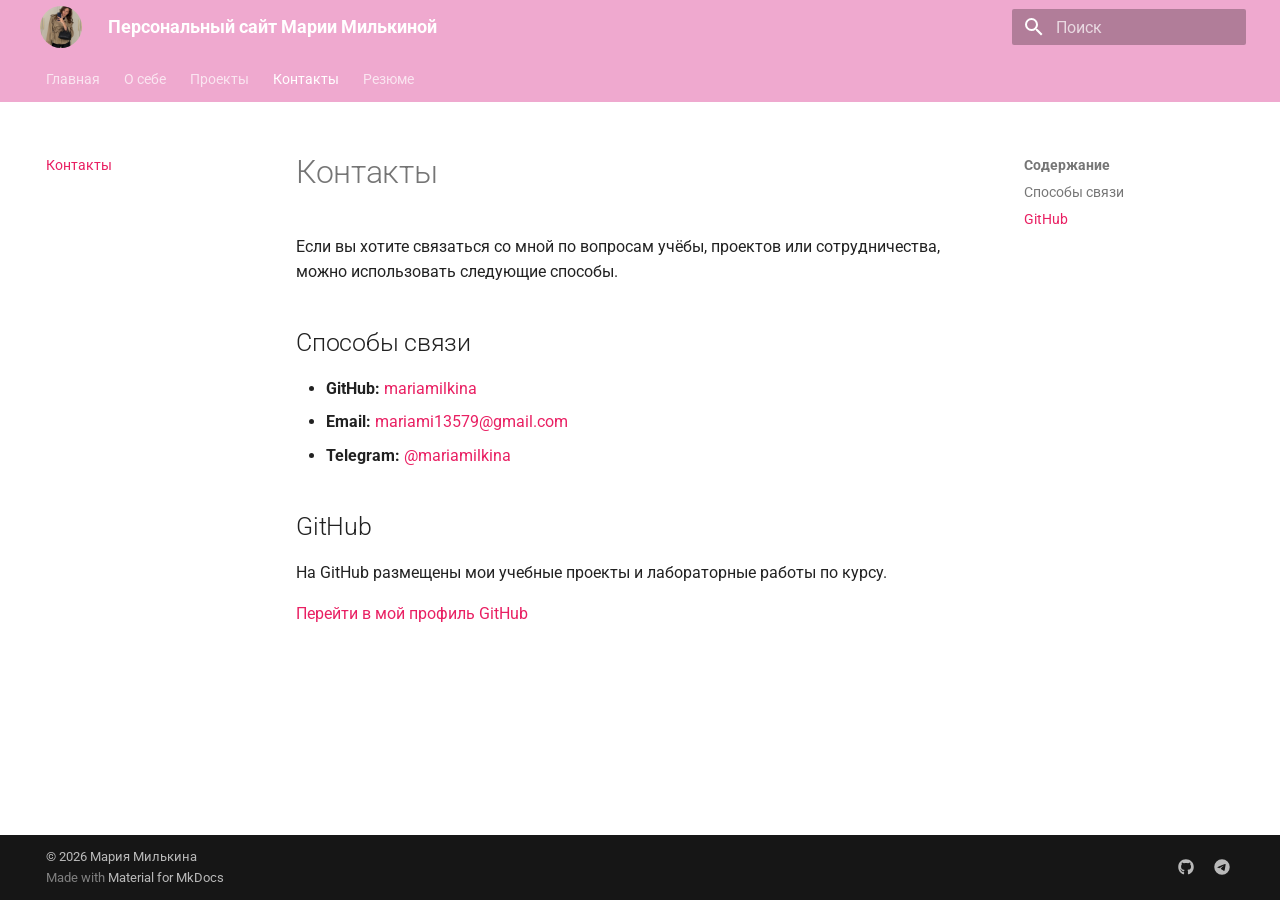
<file: contacts/index.html>
<!doctype html>
<html lang="ru" class="no-js">
  <head>
    
      <meta charset="utf-8">
      <meta name="viewport" content="width=device-width,initial-scale=1">
      
        <meta name="description" content="Персональный учебный сайт, созданный с использованием MkDocs">
      
      
        <meta name="author" content="Мария Милькина">
      
      
        <link rel="canonical" href="https://mariamilkina.github.io/coursework-personal-site/contacts/">
      
      
        <link rel="prev" href="../projects/">
      
      
        <link rel="next" href="../resume/">
      
      
        
      
      
      <link rel="icon" href="../assets/images/favicon.png">
      <meta name="generator" content="mkdocs-1.6.1, mkdocs-material-9.7.7">
    
    
      
        <title>Контакты - Персональный сайт Марии Милькиной</title>
      
    
    
      <link rel="stylesheet" href="../assets/stylesheets/main.ec1eaa64.min.css">
      
        
        <link rel="stylesheet" href="../assets/stylesheets/palette.ab4e12ef.min.css">
      
      


    
    
      
    
    
      
        
        
        <link rel="preconnect" href="https://fonts.gstatic.com" crossorigin>
        <link rel="stylesheet" href="https://fonts.googleapis.com/css?family=Roboto:300,300i,400,400i,700,700i%7CRoboto+Mono:400,400i,700,700i&display=fallback">
        <style>:root{--md-text-font:"Roboto";--md-code-font:"Roboto Mono"}</style>
      
    
    
      <link rel="stylesheet" href="../stylesheets/extra.css">
    
    <script>__md_scope=new URL("..",location),__md_hash=e=>[...e].reduce(((e,_)=>(e<<5)-e+_.charCodeAt(0)),0),__md_get=(e,_=localStorage,t=__md_scope)=>JSON.parse(_.getItem(t.pathname+"."+e)),__md_set=(e,_,t=localStorage,a=__md_scope)=>{try{t.setItem(a.pathname+"."+e,JSON.stringify(_))}catch(e){}}</script>
    
      

    
    
  </head>
  
  
    
    
    
    
    
    <body dir="ltr" data-md-color-scheme="default" data-md-color-primary="pink" data-md-color-accent="amber">
  
    
    <input class="md-toggle" data-md-toggle="drawer" type="checkbox" id="__drawer" autocomplete="off">
    <input class="md-toggle" data-md-toggle="search" type="checkbox" id="__search" autocomplete="off">
    <label class="md-overlay" for="__drawer"></label>
    <div data-md-component="skip">
      
        
        <a href="#_1" class="md-skip">
          Перейти к содержанию
        </a>
      
    </div>
    <div data-md-component="announce">
      
    </div>
    
    
      

<header class="md-header" data-md-component="header">
  <nav class="md-header__inner md-grid" aria-label="Верхний колонтитул">
    <a href=".." title="Персональный сайт Марии Милькиной" class="md-header__button md-logo" aria-label="Персональный сайт Марии Милькиной" data-md-component="logo">
      
  <img src="../images/profile.jpg" alt="logo">

    </a>
    <label class="md-header__button md-icon" for="__drawer">
      
      <svg xmlns="http://www.w3.org/2000/svg" viewBox="0 0 24 24"><path d="M3 6h18v2H3zm0 5h18v2H3zm0 5h18v2H3z"/></svg>
    </label>
    <div class="md-header__title" data-md-component="header-title">
      <div class="md-header__ellipsis">
        <div class="md-header__topic">
          <span class="md-ellipsis">
            Персональный сайт Марии Милькиной
          </span>
        </div>
        <div class="md-header__topic" data-md-component="header-topic">
          <span class="md-ellipsis">
            
              Контакты
            
          </span>
        </div>
      </div>
    </div>
    
      
    
    
    
    
      
      
        <label class="md-header__button md-icon" for="__search">
          
          <svg xmlns="http://www.w3.org/2000/svg" viewBox="0 0 24 24"><path d="M9.5 3A6.5 6.5 0 0 1 16 9.5c0 1.61-.59 3.09-1.56 4.23l.27.27h.79l5 5-1.5 1.5-5-5v-.79l-.27-.27A6.52 6.52 0 0 1 9.5 16 6.5 6.5 0 0 1 3 9.5 6.5 6.5 0 0 1 9.5 3m0 2C7 5 5 7 5 9.5S7 14 9.5 14 14 12 14 9.5 12 5 9.5 5"/></svg>
        </label>
        <div class="md-search" data-md-component="search" role="dialog">
  <label class="md-search__overlay" for="__search"></label>
  <div class="md-search__inner" role="search">
    <form class="md-search__form" name="search">
      <input type="text" class="md-search__input" name="query" aria-label="Поиск" placeholder="Поиск" autocapitalize="off" autocorrect="off" autocomplete="off" spellcheck="false" data-md-component="search-query" required>
      <label class="md-search__icon md-icon" for="__search">
        
        <svg xmlns="http://www.w3.org/2000/svg" viewBox="0 0 24 24"><path d="M9.5 3A6.5 6.5 0 0 1 16 9.5c0 1.61-.59 3.09-1.56 4.23l.27.27h.79l5 5-1.5 1.5-5-5v-.79l-.27-.27A6.52 6.52 0 0 1 9.5 16 6.5 6.5 0 0 1 3 9.5 6.5 6.5 0 0 1 9.5 3m0 2C7 5 5 7 5 9.5S7 14 9.5 14 14 12 14 9.5 12 5 9.5 5"/></svg>
        
        <svg xmlns="http://www.w3.org/2000/svg" viewBox="0 0 24 24"><path d="M20 11v2H8l5.5 5.5-1.42 1.42L4.16 12l7.92-7.92L13.5 5.5 8 11z"/></svg>
      </label>
      <nav class="md-search__options" aria-label="Поиск">
        
          <a href="javascript:void(0)" class="md-search__icon md-icon" title="Поделиться" aria-label="Поделиться" data-clipboard data-clipboard-text="" data-md-component="search-share" tabindex="-1">
            
            <svg xmlns="http://www.w3.org/2000/svg" viewBox="0 0 24 24"><path d="M18 16.08c-.76 0-1.44.3-1.96.77L8.91 12.7c.05-.23.09-.46.09-.7s-.04-.47-.09-.7l7.05-4.11c.54.5 1.25.81 2.04.81a3 3 0 0 0 3-3 3 3 0 0 0-3-3 3 3 0 0 0-3 3c0 .24.04.47.09.7L8.04 9.81C7.5 9.31 6.79 9 6 9a3 3 0 0 0-3 3 3 3 0 0 0 3 3c.79 0 1.5-.31 2.04-.81l7.12 4.15c-.05.21-.08.43-.08.66 0 1.61 1.31 2.91 2.92 2.91s2.92-1.3 2.92-2.91A2.92 2.92 0 0 0 18 16.08"/></svg>
          </a>
        
        <button type="reset" class="md-search__icon md-icon" title="Очистить" aria-label="Очистить" tabindex="-1">
          
          <svg xmlns="http://www.w3.org/2000/svg" viewBox="0 0 24 24"><path d="M19 6.41 17.59 5 12 10.59 6.41 5 5 6.41 10.59 12 5 17.59 6.41 19 12 13.41 17.59 19 19 17.59 13.41 12z"/></svg>
        </button>
      </nav>
      
    </form>
    <div class="md-search__output">
      <div class="md-search__scrollwrap" tabindex="0" data-md-scrollfix>
        <div class="md-search-result" data-md-component="search-result">
          <div class="md-search-result__meta">
            Инициализация поиска
          </div>
          <ol class="md-search-result__list" role="presentation"></ol>
        </div>
      </div>
    </div>
  </div>
</div>
      
    
    
  </nav>
  
</header>
    
    <div class="md-container" data-md-component="container">
      
      
        
          
            
<nav class="md-tabs" aria-label="Вкладки" data-md-component="tabs">
  <div class="md-grid">
    <ul class="md-tabs__list">
      
        
  
  
  
  
    <li class="md-tabs__item">
      <a href=".." class="md-tabs__link">
        
  
  
    
  
  Главная

      </a>
    </li>
  

      
        
  
  
  
  
    <li class="md-tabs__item">
      <a href="../about/" class="md-tabs__link">
        
  
  
    
  
  О себе

      </a>
    </li>
  

      
        
  
  
  
  
    <li class="md-tabs__item">
      <a href="../projects/" class="md-tabs__link">
        
  
  
    
  
  Проекты

      </a>
    </li>
  

      
        
  
  
  
    
  
  
    <li class="md-tabs__item md-tabs__item--active">
      <a href="./" class="md-tabs__link">
        
  
  
    
  
  Контакты

      </a>
    </li>
  

      
        
  
  
  
  
    <li class="md-tabs__item">
      <a href="../resume/" class="md-tabs__link">
        
  
  
    
  
  Резюме

      </a>
    </li>
  

      
    </ul>
  </div>
</nav>
          
        
      
      <main class="md-main" data-md-component="main">
        <div class="md-main__inner md-grid">
          
            
              
              <div class="md-sidebar md-sidebar--primary" data-md-component="sidebar" data-md-type="navigation" >
                <div class="md-sidebar__scrollwrap">
                  <div class="md-sidebar__inner">
                    


  


<nav class="md-nav md-nav--primary md-nav--lifted" aria-label="Навигация" data-md-level="0">
  <label class="md-nav__title" for="__drawer">
    <a href=".." title="Персональный сайт Марии Милькиной" class="md-nav__button md-logo" aria-label="Персональный сайт Марии Милькиной" data-md-component="logo">
      
  <img src="../images/profile.jpg" alt="logo">

    </a>
    Персональный сайт Марии Милькиной
  </label>
  
  <ul class="md-nav__list" data-md-scrollfix>
    
      
      
  
  
  
  
    <li class="md-nav__item">
      <a href=".." class="md-nav__link">
        
  
  
  <span class="md-ellipsis">
    
  
    Главная
  

    
  </span>
  
  

      </a>
    </li>
  

    
      
      
  
  
  
  
    <li class="md-nav__item">
      <a href="../about/" class="md-nav__link">
        
  
  
  <span class="md-ellipsis">
    
  
    О себе
  

    
  </span>
  
  

      </a>
    </li>
  

    
      
      
  
  
  
  
    <li class="md-nav__item">
      <a href="../projects/" class="md-nav__link">
        
  
  
  <span class="md-ellipsis">
    
  
    Проекты
  

    
  </span>
  
  

      </a>
    </li>
  

    
      
      
  
  
    
  
  
  
    <li class="md-nav__item md-nav__item--active">
      
      <input class="md-nav__toggle md-toggle" type="checkbox" id="__toc">
      
      
        
      
      
        <label class="md-nav__link md-nav__link--active" for="__toc">
          
  
  
  <span class="md-ellipsis">
    
  
    Контакты
  

    
  </span>
  
  

          <span class="md-nav__icon md-icon"></span>
        </label>
      
      <a href="./" class="md-nav__link md-nav__link--active">
        
  
  
  <span class="md-ellipsis">
    
  
    Контакты
  

    
  </span>
  
  

      </a>
      
        

<nav class="md-nav md-nav--secondary" aria-label="Содержание">
  
  
  
    
  
  
    <label class="md-nav__title" for="__toc">
      <span class="md-nav__icon md-icon"></span>
      Содержание
    </label>
    <ul class="md-nav__list" data-md-component="toc" data-md-scrollfix>
      
        <li class="md-nav__item">
  <a href="#_2" class="md-nav__link">
    <span class="md-ellipsis">
      
        Способы связи
      
    </span>
  </a>
  
</li>
      
        <li class="md-nav__item">
  <a href="#github" class="md-nav__link">
    <span class="md-ellipsis">
      
        GitHub
      
    </span>
  </a>
  
</li>
      
    </ul>
  
</nav>
      
    </li>
  

    
      
      
  
  
  
  
    <li class="md-nav__item">
      <a href="../resume/" class="md-nav__link">
        
  
  
  <span class="md-ellipsis">
    
  
    Резюме
  

    
  </span>
  
  

      </a>
    </li>
  

    
  </ul>
</nav>
                  </div>
                </div>
              </div>
            
            
              
              <div class="md-sidebar md-sidebar--secondary" data-md-component="sidebar" data-md-type="toc" >
                <div class="md-sidebar__scrollwrap">
                  <div class="md-sidebar__inner">
                    

<nav class="md-nav md-nav--secondary" aria-label="Содержание">
  
  
  
    
  
  
    <label class="md-nav__title" for="__toc">
      <span class="md-nav__icon md-icon"></span>
      Содержание
    </label>
    <ul class="md-nav__list" data-md-component="toc" data-md-scrollfix>
      
        <li class="md-nav__item">
  <a href="#_2" class="md-nav__link">
    <span class="md-ellipsis">
      
        Способы связи
      
    </span>
  </a>
  
</li>
      
        <li class="md-nav__item">
  <a href="#github" class="md-nav__link">
    <span class="md-ellipsis">
      
        GitHub
      
    </span>
  </a>
  
</li>
      
    </ul>
  
</nav>
                  </div>
                </div>
              </div>
            
          
          
            <div class="md-content" data-md-component="content">
              
              <article class="md-content__inner md-typeset">
                
                  



<h1 id="_1">Контакты</h1>
<p>Если вы хотите связаться со мной по вопросам учёбы, проектов или сотрудничества, можно использовать следующие способы.</p>
<h2 id="_2">Способы связи</h2>
<ul>
<li><strong>GitHub:</strong> <a href="https://github.com/mariamilkina">mariamilkina</a></li>
<li><strong>Email:</strong> <a href="mailto:mariami13579@gmail.com">mariami13579@gmail.com</a></li>
<li><strong>Telegram:</strong> <a href="https://t.me/mariamilkina">@mariamilkina</a></li>
</ul>
<h2 id="github">GitHub</h2>
<p>На GitHub размещены мои учебные проекты и лабораторные работы по курсу.</p>
<p><a href="https://github.com/mariamilkina">Перейти в мой профиль GitHub</a></p>












                
              </article>
            </div>
          
          
<script>var target=document.getElementById(location.hash.slice(1));target&&target.name&&(target.checked=target.name.startsWith("__tabbed_"))</script>
        </div>
        
          <button type="button" class="md-top md-icon" data-md-component="top" hidden>
  
  <svg xmlns="http://www.w3.org/2000/svg" viewBox="0 0 24 24"><path d="M13 20h-2V8l-5.5 5.5-1.42-1.42L12 4.16l7.92 7.92-1.42 1.42L13 8z"/></svg>
  К началу
</button>
        
      </main>
      
        <footer class="md-footer">
  
  <div class="md-footer-meta md-typeset">
    <div class="md-footer-meta__inner md-grid">
      <div class="md-copyright">
  
    <div class="md-copyright__highlight">
      © 2026 Мария Милькина
    </div>
  
  
    Made with
    <a href="https://squidfunk.github.io/mkdocs-material/" target="_blank" rel="noopener">
      Material for MkDocs
    </a>
  
</div>
      
        
<div class="md-social">
  
    
    
    
    
    <a href="https://github.com/mariamilkina" target="_blank" rel="noopener" title="GitHub" class="md-social__link">
      <svg xmlns="http://www.w3.org/2000/svg" viewBox="0 0 512 512"><!--! Font Awesome Free 7.1.0 by @fontawesome - https://fontawesome.com License - https://fontawesome.com/license/free (Icons: CC BY 4.0, Fonts: SIL OFL 1.1, Code: MIT License) Copyright 2025 Fonticons, Inc.--><path d="M173.9 397.4c0 2-2.3 3.6-5.2 3.6-3.3.3-5.6-1.3-5.6-3.6 0-2 2.3-3.6 5.2-3.6 3-.3 5.6 1.3 5.6 3.6m-31.1-4.5c-.7 2 1.3 4.3 4.3 4.9 2.6 1 5.6 0 6.2-2s-1.3-4.3-4.3-5.2c-2.6-.7-5.5.3-6.2 2.3m44.2-1.7c-2.9.7-4.9 2.6-4.6 4.9.3 2 2.9 3.3 5.9 2.6 2.9-.7 4.9-2.6 4.6-4.6-.3-1.9-3-3.2-5.9-2.9M252.8 8C114.1 8 8 113.3 8 252c0 110.9 69.8 205.8 169.5 239.2 12.8 2.3 17.3-5.6 17.3-12.1 0-6.2-.3-40.4-.3-61.4 0 0-70 15-84.7-29.8 0 0-11.4-29.1-27.8-36.6 0 0-22.9-15.7 1.6-15.4 0 0 24.9 2 38.6 25.8 21.9 38.6 58.6 27.5 72.9 20.9 2.3-16 8.8-27.1 16-33.7-55.9-6.2-112.3-14.3-112.3-110.5 0-27.5 7.6-41.3 23.6-58.9-2.6-6.5-11.1-33.3 2.6-67.9 20.9-6.5 69 27 69 27 20-5.6 41.5-8.5 62.8-8.5s42.8 2.9 62.8 8.5c0 0 48.1-33.6 69-27 13.7 34.7 5.2 61.4 2.6 67.9 16 17.7 25.8 31.5 25.8 58.9 0 96.5-58.9 104.2-114.8 110.5 9.2 7.9 17 22.9 17 46.4 0 33.7-.3 75.4-.3 83.6 0 6.5 4.6 14.4 17.3 12.1C436.2 457.8 504 362.9 504 252 504 113.3 391.5 8 252.8 8M105.2 352.9c-1.3 1-1 3.3.7 5.2 1.6 1.6 3.9 2.3 5.2 1 1.3-1 1-3.3-.7-5.2-1.6-1.6-3.9-2.3-5.2-1m-10.8-8.1c-.7 1.3.3 2.9 2.3 3.9 1.6 1 3.6.7 4.3-.7.7-1.3-.3-2.9-2.3-3.9-2-.6-3.6-.3-4.3.7m32.4 35.6c-1.6 1.3-1 4.3 1.3 6.2 2.3 2.3 5.2 2.6 6.5 1 1.3-1.3.7-4.3-1.3-6.2-2.2-2.3-5.2-2.6-6.5-1m-11.4-14.7c-1.6 1-1.6 3.6 0 5.9s4.3 3.3 5.6 2.3c1.6-1.3 1.6-3.9 0-6.2-1.4-2.3-4-3.3-5.6-2"/></svg>
    </a>
  
    
    
    
    
    <a href="https://t.me/mariamilkina" target="_blank" rel="noopener" title="Telegram" class="md-social__link">
      <svg xmlns="http://www.w3.org/2000/svg" viewBox="0 0 512 512"><!--! Font Awesome Free 7.1.0 by @fontawesome - https://fontawesome.com License - https://fontawesome.com/license/free (Icons: CC BY 4.0, Fonts: SIL OFL 1.1, Code: MIT License) Copyright 2025 Fonticons, Inc.--><path d="M256 8a248 248 0 1 0 0 496 248 248 0 1 0 0-496m115 168.7c-3.7 39.2-19.9 134.4-28.1 178.3-3.5 18.6-10.3 24.8-16.9 25.4-14.4 1.3-25.3-9.5-39.3-18.7-21.8-14.3-34.2-23.2-55.3-37.2-24.5-16.1-8.6-25 5.3-39.5 3.7-3.8 67.1-61.5 68.3-66.7.2-.7.3-3.1-1.2-4.4s-3.6-.8-5.1-.5c-2.2.5-37.1 23.5-104.6 69.1-9.9 6.8-18.9 10.1-26.9 9.9-8.9-.2-25.9-5-38.6-9.1-15.5-5-27.9-7.7-26.8-16.3.6-4.5 6.7-9 18.4-13.7 72.3-31.5 120.5-52.3 144.6-62.3 68.9-28.6 83.2-33.6 92.5-33.8 2.1 0 6.6.5 9.6 2.9 2 1.7 3.2 4.1 3.5 6.7.5 3.2.6 6.5.4 9.8z"/></svg>
    </a>
  
</div>
      
    </div>
  </div>
</footer>
      
    </div>
    <div class="md-dialog" data-md-component="dialog">
      <div class="md-dialog__inner md-typeset"></div>
    </div>
    
    
    
      
      
      <script id="__config" type="application/json">{"annotate": null, "base": "..", "features": ["navigation.tabs", "navigation.sections", "navigation.top", "search.highlight", "search.share"], "search": "../assets/javascripts/workers/search.2c215733.min.js", "tags": null, "translations": {"clipboard.copied": "\u0421\u043a\u043e\u043f\u0438\u0440\u043e\u0432\u0430\u043d\u043e \u0432 \u0431\u0443\u0444\u0435\u0440", "clipboard.copy": "\u041a\u043e\u043f\u0438\u0440\u043e\u0432\u0430\u0442\u044c \u0432 \u0431\u0443\u0444\u0435\u0440", "search.result.more.one": "\u0415\u0449\u0451 1 \u043d\u0430 \u044d\u0442\u043e\u0439 \u0441\u0442\u0440\u0430\u043d\u0438\u0446\u0435", "search.result.more.other": "\u0415\u0449\u0451 # \u043d\u0430 \u044d\u0442\u043e\u0439 \u0441\u0442\u0440\u0430\u043d\u0438\u0446\u0435", "search.result.none": "\u0421\u043e\u0432\u043f\u0430\u0434\u0435\u043d\u0438\u0439 \u043d\u0435 \u043d\u0430\u0439\u0434\u0435\u043d\u043e", "search.result.one": "\u041d\u0430\u0439\u0434\u0435\u043d\u043e 1 \u0441\u043e\u0432\u043f\u0430\u0434\u0435\u043d\u0438\u0435", "search.result.other": "\u041d\u0430\u0439\u0434\u0435\u043d\u043e \u0441\u043e\u0432\u043f\u0430\u0434\u0435\u043d\u0438\u0439: #", "search.result.placeholder": "\u041d\u0430\u0447\u043d\u0438\u0442\u0435 \u043f\u0435\u0447\u0430\u0442\u0430\u0442\u044c \u0434\u043b\u044f \u043f\u043e\u0438\u0441\u043a\u0430", "search.result.term.missing": "\u041e\u0442\u0441\u0443\u0442\u0441\u0442\u0432\u0443\u0435\u0442", "select.version": "\u0412\u044b\u0431\u0435\u0440\u0438\u0442\u0435 \u0432\u0435\u0440\u0441\u0438\u044e"}, "version": null}</script>
    
    
      <script src="../assets/javascripts/bundle.d7400e89.min.js"></script>
      
    
  </body>
</html>
</file>
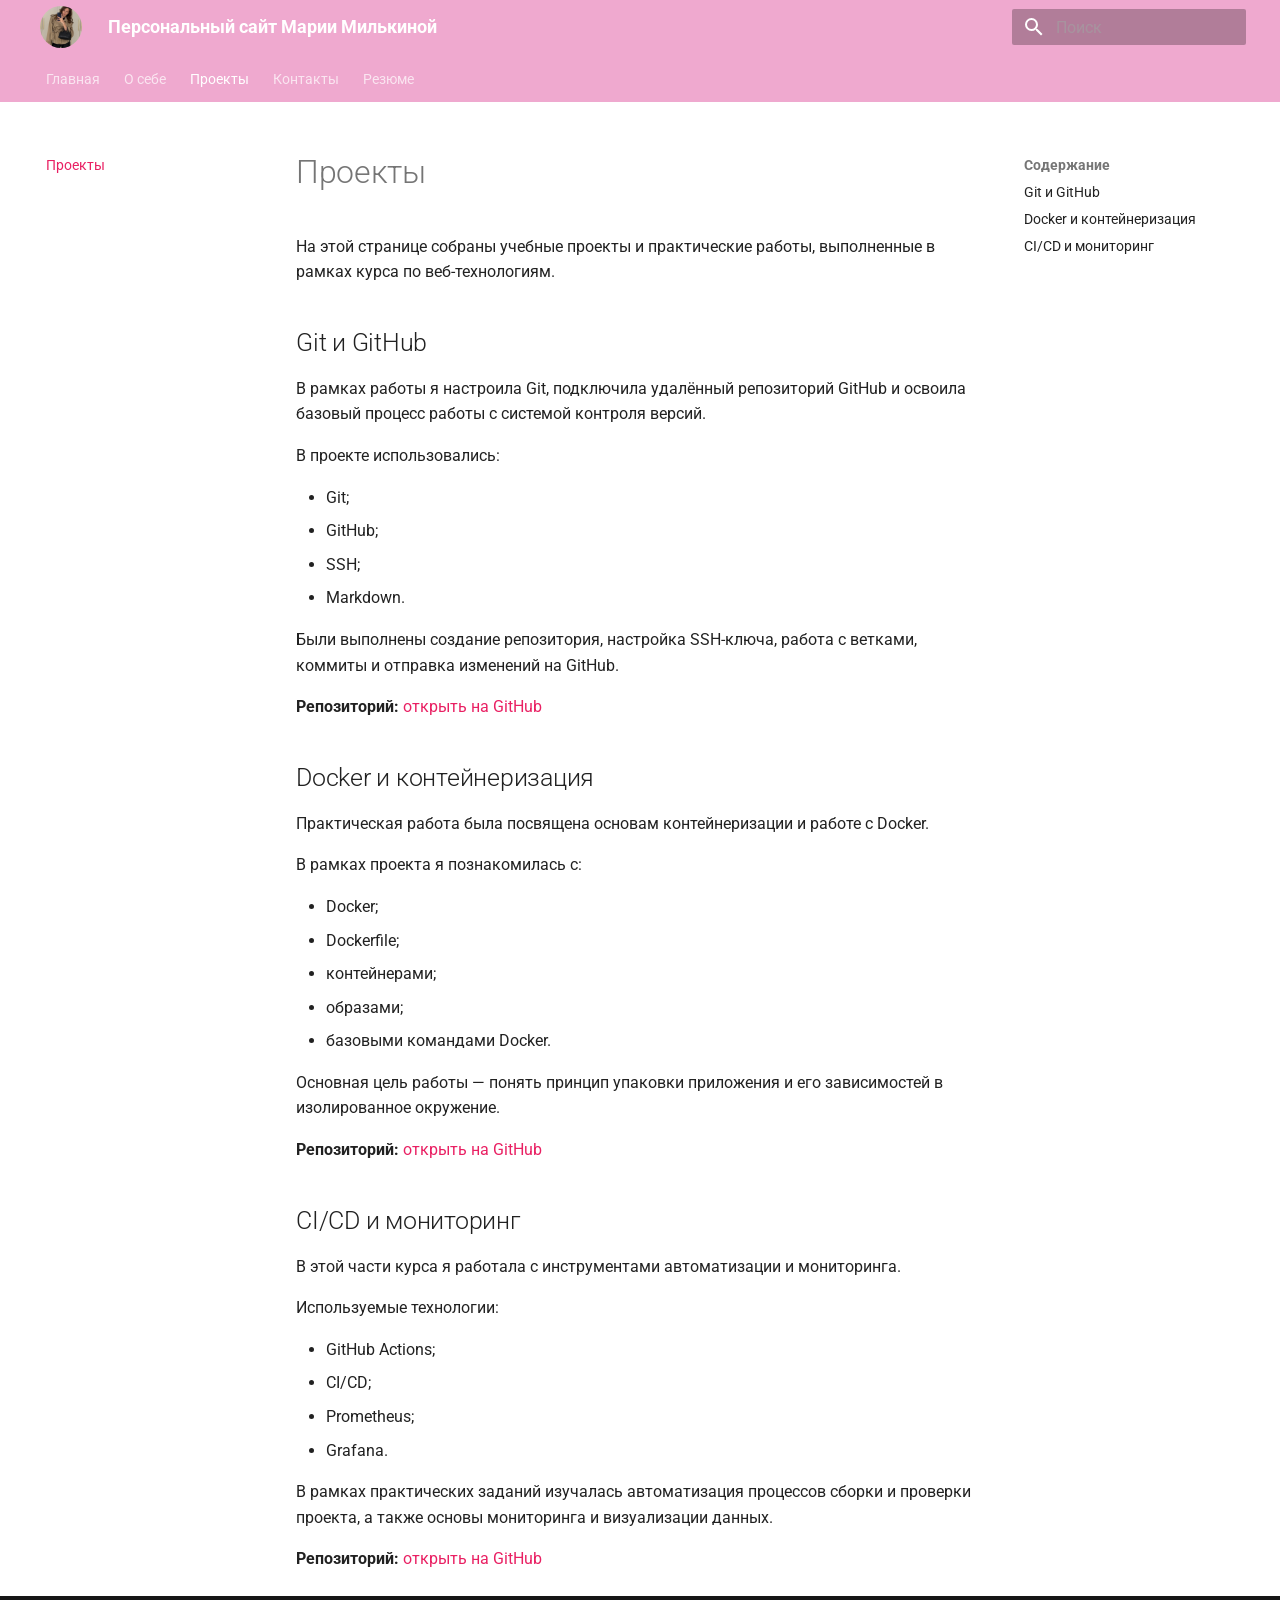
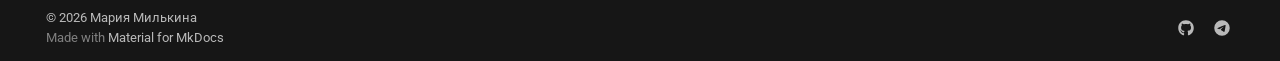
<file: projects/index.html>
<!doctype html>
<html lang="ru" class="no-js">
  <head>
    
      <meta charset="utf-8">
      <meta name="viewport" content="width=device-width,initial-scale=1">
      
        <meta name="description" content="Персональный учебный сайт, созданный с использованием MkDocs">
      
      
        <meta name="author" content="Мария Милькина">
      
      
        <link rel="canonical" href="https://mariamilkina.github.io/coursework-personal-site/projects/">
      
      
        <link rel="prev" href="../about/">
      
      
        <link rel="next" href="../contacts/">
      
      
        
      
      
      <link rel="icon" href="../assets/images/favicon.png">
      <meta name="generator" content="mkdocs-1.6.1, mkdocs-material-9.7.7">
    
    
      
        <title>Проекты - Персональный сайт Марии Милькиной</title>
      
    
    
      <link rel="stylesheet" href="../assets/stylesheets/main.ec1eaa64.min.css">
      
        
        <link rel="stylesheet" href="../assets/stylesheets/palette.ab4e12ef.min.css">
      
      


    
    
      
    
    
      
        
        
        <link rel="preconnect" href="https://fonts.gstatic.com" crossorigin>
        <link rel="stylesheet" href="https://fonts.googleapis.com/css?family=Roboto:300,300i,400,400i,700,700i%7CRoboto+Mono:400,400i,700,700i&display=fallback">
        <style>:root{--md-text-font:"Roboto";--md-code-font:"Roboto Mono"}</style>
      
    
    
      <link rel="stylesheet" href="../stylesheets/extra.css">
    
    <script>__md_scope=new URL("..",location),__md_hash=e=>[...e].reduce(((e,_)=>(e<<5)-e+_.charCodeAt(0)),0),__md_get=(e,_=localStorage,t=__md_scope)=>JSON.parse(_.getItem(t.pathname+"."+e)),__md_set=(e,_,t=localStorage,a=__md_scope)=>{try{t.setItem(a.pathname+"."+e,JSON.stringify(_))}catch(e){}}</script>
    
      

    
    
  </head>
  
  
    
    
    
    
    
    <body dir="ltr" data-md-color-scheme="default" data-md-color-primary="pink" data-md-color-accent="amber">
  
    
    <input class="md-toggle" data-md-toggle="drawer" type="checkbox" id="__drawer" autocomplete="off">
    <input class="md-toggle" data-md-toggle="search" type="checkbox" id="__search" autocomplete="off">
    <label class="md-overlay" for="__drawer"></label>
    <div data-md-component="skip">
      
        
        <a href="#_1" class="md-skip">
          Перейти к содержанию
        </a>
      
    </div>
    <div data-md-component="announce">
      
    </div>
    
    
      

<header class="md-header" data-md-component="header">
  <nav class="md-header__inner md-grid" aria-label="Верхний колонтитул">
    <a href=".." title="Персональный сайт Марии Милькиной" class="md-header__button md-logo" aria-label="Персональный сайт Марии Милькиной" data-md-component="logo">
      
  <img src="../images/profile.jpg" alt="logo">

    </a>
    <label class="md-header__button md-icon" for="__drawer">
      
      <svg xmlns="http://www.w3.org/2000/svg" viewBox="0 0 24 24"><path d="M3 6h18v2H3zm0 5h18v2H3zm0 5h18v2H3z"/></svg>
    </label>
    <div class="md-header__title" data-md-component="header-title">
      <div class="md-header__ellipsis">
        <div class="md-header__topic">
          <span class="md-ellipsis">
            Персональный сайт Марии Милькиной
          </span>
        </div>
        <div class="md-header__topic" data-md-component="header-topic">
          <span class="md-ellipsis">
            
              Проекты
            
          </span>
        </div>
      </div>
    </div>
    
      
    
    
    
    
      
      
        <label class="md-header__button md-icon" for="__search">
          
          <svg xmlns="http://www.w3.org/2000/svg" viewBox="0 0 24 24"><path d="M9.5 3A6.5 6.5 0 0 1 16 9.5c0 1.61-.59 3.09-1.56 4.23l.27.27h.79l5 5-1.5 1.5-5-5v-.79l-.27-.27A6.52 6.52 0 0 1 9.5 16 6.5 6.5 0 0 1 3 9.5 6.5 6.5 0 0 1 9.5 3m0 2C7 5 5 7 5 9.5S7 14 9.5 14 14 12 14 9.5 12 5 9.5 5"/></svg>
        </label>
        <div class="md-search" data-md-component="search" role="dialog">
  <label class="md-search__overlay" for="__search"></label>
  <div class="md-search__inner" role="search">
    <form class="md-search__form" name="search">
      <input type="text" class="md-search__input" name="query" aria-label="Поиск" placeholder="Поиск" autocapitalize="off" autocorrect="off" autocomplete="off" spellcheck="false" data-md-component="search-query" required>
      <label class="md-search__icon md-icon" for="__search">
        
        <svg xmlns="http://www.w3.org/2000/svg" viewBox="0 0 24 24"><path d="M9.5 3A6.5 6.5 0 0 1 16 9.5c0 1.61-.59 3.09-1.56 4.23l.27.27h.79l5 5-1.5 1.5-5-5v-.79l-.27-.27A6.52 6.52 0 0 1 9.5 16 6.5 6.5 0 0 1 3 9.5 6.5 6.5 0 0 1 9.5 3m0 2C7 5 5 7 5 9.5S7 14 9.5 14 14 12 14 9.5 12 5 9.5 5"/></svg>
        
        <svg xmlns="http://www.w3.org/2000/svg" viewBox="0 0 24 24"><path d="M20 11v2H8l5.5 5.5-1.42 1.42L4.16 12l7.92-7.92L13.5 5.5 8 11z"/></svg>
      </label>
      <nav class="md-search__options" aria-label="Поиск">
        
          <a href="javascript:void(0)" class="md-search__icon md-icon" title="Поделиться" aria-label="Поделиться" data-clipboard data-clipboard-text="" data-md-component="search-share" tabindex="-1">
            
            <svg xmlns="http://www.w3.org/2000/svg" viewBox="0 0 24 24"><path d="M18 16.08c-.76 0-1.44.3-1.96.77L8.91 12.7c.05-.23.09-.46.09-.7s-.04-.47-.09-.7l7.05-4.11c.54.5 1.25.81 2.04.81a3 3 0 0 0 3-3 3 3 0 0 0-3-3 3 3 0 0 0-3 3c0 .24.04.47.09.7L8.04 9.81C7.5 9.31 6.79 9 6 9a3 3 0 0 0-3 3 3 3 0 0 0 3 3c.79 0 1.5-.31 2.04-.81l7.12 4.15c-.05.21-.08.43-.08.66 0 1.61 1.31 2.91 2.92 2.91s2.92-1.3 2.92-2.91A2.92 2.92 0 0 0 18 16.08"/></svg>
          </a>
        
        <button type="reset" class="md-search__icon md-icon" title="Очистить" aria-label="Очистить" tabindex="-1">
          
          <svg xmlns="http://www.w3.org/2000/svg" viewBox="0 0 24 24"><path d="M19 6.41 17.59 5 12 10.59 6.41 5 5 6.41 10.59 12 5 17.59 6.41 19 12 13.41 17.59 19 19 17.59 13.41 12z"/></svg>
        </button>
      </nav>
      
    </form>
    <div class="md-search__output">
      <div class="md-search__scrollwrap" tabindex="0" data-md-scrollfix>
        <div class="md-search-result" data-md-component="search-result">
          <div class="md-search-result__meta">
            Инициализация поиска
          </div>
          <ol class="md-search-result__list" role="presentation"></ol>
        </div>
      </div>
    </div>
  </div>
</div>
      
    
    
  </nav>
  
</header>
    
    <div class="md-container" data-md-component="container">
      
      
        
          
            
<nav class="md-tabs" aria-label="Вкладки" data-md-component="tabs">
  <div class="md-grid">
    <ul class="md-tabs__list">
      
        
  
  
  
  
    <li class="md-tabs__item">
      <a href=".." class="md-tabs__link">
        
  
  
    
  
  Главная

      </a>
    </li>
  

      
        
  
  
  
  
    <li class="md-tabs__item">
      <a href="../about/" class="md-tabs__link">
        
  
  
    
  
  О себе

      </a>
    </li>
  

      
        
  
  
  
    
  
  
    <li class="md-tabs__item md-tabs__item--active">
      <a href="./" class="md-tabs__link">
        
  
  
    
  
  Проекты

      </a>
    </li>
  

      
        
  
  
  
  
    <li class="md-tabs__item">
      <a href="../contacts/" class="md-tabs__link">
        
  
  
    
  
  Контакты

      </a>
    </li>
  

      
        
  
  
  
  
    <li class="md-tabs__item">
      <a href="../resume/" class="md-tabs__link">
        
  
  
    
  
  Резюме

      </a>
    </li>
  

      
    </ul>
  </div>
</nav>
          
        
      
      <main class="md-main" data-md-component="main">
        <div class="md-main__inner md-grid">
          
            
              
              <div class="md-sidebar md-sidebar--primary" data-md-component="sidebar" data-md-type="navigation" >
                <div class="md-sidebar__scrollwrap">
                  <div class="md-sidebar__inner">
                    


  


<nav class="md-nav md-nav--primary md-nav--lifted" aria-label="Навигация" data-md-level="0">
  <label class="md-nav__title" for="__drawer">
    <a href=".." title="Персональный сайт Марии Милькиной" class="md-nav__button md-logo" aria-label="Персональный сайт Марии Милькиной" data-md-component="logo">
      
  <img src="../images/profile.jpg" alt="logo">

    </a>
    Персональный сайт Марии Милькиной
  </label>
  
  <ul class="md-nav__list" data-md-scrollfix>
    
      
      
  
  
  
  
    <li class="md-nav__item">
      <a href=".." class="md-nav__link">
        
  
  
  <span class="md-ellipsis">
    
  
    Главная
  

    
  </span>
  
  

      </a>
    </li>
  

    
      
      
  
  
  
  
    <li class="md-nav__item">
      <a href="../about/" class="md-nav__link">
        
  
  
  <span class="md-ellipsis">
    
  
    О себе
  

    
  </span>
  
  

      </a>
    </li>
  

    
      
      
  
  
    
  
  
  
    <li class="md-nav__item md-nav__item--active">
      
      <input class="md-nav__toggle md-toggle" type="checkbox" id="__toc">
      
      
        
      
      
        <label class="md-nav__link md-nav__link--active" for="__toc">
          
  
  
  <span class="md-ellipsis">
    
  
    Проекты
  

    
  </span>
  
  

          <span class="md-nav__icon md-icon"></span>
        </label>
      
      <a href="./" class="md-nav__link md-nav__link--active">
        
  
  
  <span class="md-ellipsis">
    
  
    Проекты
  

    
  </span>
  
  

      </a>
      
        

<nav class="md-nav md-nav--secondary" aria-label="Содержание">
  
  
  
    
  
  
    <label class="md-nav__title" for="__toc">
      <span class="md-nav__icon md-icon"></span>
      Содержание
    </label>
    <ul class="md-nav__list" data-md-component="toc" data-md-scrollfix>
      
        <li class="md-nav__item">
  <a href="#git-github" class="md-nav__link">
    <span class="md-ellipsis">
      
        Git и GitHub
      
    </span>
  </a>
  
</li>
      
        <li class="md-nav__item">
  <a href="#docker" class="md-nav__link">
    <span class="md-ellipsis">
      
        Docker и контейнеризация
      
    </span>
  </a>
  
</li>
      
        <li class="md-nav__item">
  <a href="#cicd" class="md-nav__link">
    <span class="md-ellipsis">
      
        CI/CD и мониторинг
      
    </span>
  </a>
  
</li>
      
    </ul>
  
</nav>
      
    </li>
  

    
      
      
  
  
  
  
    <li class="md-nav__item">
      <a href="../contacts/" class="md-nav__link">
        
  
  
  <span class="md-ellipsis">
    
  
    Контакты
  

    
  </span>
  
  

      </a>
    </li>
  

    
      
      
  
  
  
  
    <li class="md-nav__item">
      <a href="../resume/" class="md-nav__link">
        
  
  
  <span class="md-ellipsis">
    
  
    Резюме
  

    
  </span>
  
  

      </a>
    </li>
  

    
  </ul>
</nav>
                  </div>
                </div>
              </div>
            
            
              
              <div class="md-sidebar md-sidebar--secondary" data-md-component="sidebar" data-md-type="toc" >
                <div class="md-sidebar__scrollwrap">
                  <div class="md-sidebar__inner">
                    

<nav class="md-nav md-nav--secondary" aria-label="Содержание">
  
  
  
    
  
  
    <label class="md-nav__title" for="__toc">
      <span class="md-nav__icon md-icon"></span>
      Содержание
    </label>
    <ul class="md-nav__list" data-md-component="toc" data-md-scrollfix>
      
        <li class="md-nav__item">
  <a href="#git-github" class="md-nav__link">
    <span class="md-ellipsis">
      
        Git и GitHub
      
    </span>
  </a>
  
</li>
      
        <li class="md-nav__item">
  <a href="#docker" class="md-nav__link">
    <span class="md-ellipsis">
      
        Docker и контейнеризация
      
    </span>
  </a>
  
</li>
      
        <li class="md-nav__item">
  <a href="#cicd" class="md-nav__link">
    <span class="md-ellipsis">
      
        CI/CD и мониторинг
      
    </span>
  </a>
  
</li>
      
    </ul>
  
</nav>
                  </div>
                </div>
              </div>
            
          
          
            <div class="md-content" data-md-component="content">
              
              <article class="md-content__inner md-typeset">
                
                  



<h1 id="_1">Проекты</h1>
<p>На этой странице собраны учебные проекты и практические работы, выполненные в рамках курса по веб-технологиям.</p>
<h2 id="git-github">Git и GitHub</h2>
<p>В рамках работы я настроила Git, подключила удалённый репозиторий GitHub и освоила базовый процесс работы с системой контроля версий.</p>
<p>В проекте использовались:</p>
<ul>
<li>Git;</li>
<li>GitHub;</li>
<li>SSH;</li>
<li>Markdown.</li>
</ul>
<p>Были выполнены создание репозитория, настройка SSH-ключа, работа с ветками, коммиты и отправка изменений на GitHub.</p>
<p><strong>Репозиторий:</strong> <a href="https://github.com/mariamilkina/2026_2027-introduction-in-web-tech-u4225-milkina_m_i">открыть на GitHub</a></p>
<h2 id="docker">Docker и контейнеризация</h2>
<p>Практическая работа была посвящена основам контейнеризации и работе с Docker.</p>
<p>В рамках проекта я познакомилась с:</p>
<ul>
<li>Docker;</li>
<li>Dockerfile;</li>
<li>контейнерами;</li>
<li>образами;</li>
<li>базовыми командами Docker.</li>
</ul>
<p>Основная цель работы — понять принцип упаковки приложения и его зависимостей в изолированное окружение.</p>
<p><strong>Репозиторий:</strong> <a href="https://github.com/mariamilkina/2026_2027-introduction-in-web-tech-u4225-milkina_m_i">открыть на GitHub</a></p>
<h2 id="cicd">CI/CD и мониторинг</h2>
<p>В этой части курса я работала с инструментами автоматизации и мониторинга.</p>
<p>Используемые технологии:</p>
<ul>
<li>GitHub Actions;</li>
<li>CI/CD;</li>
<li>Prometheus;</li>
<li>Grafana.</li>
</ul>
<p>В рамках практических заданий изучалась автоматизация процессов сборки и проверки проекта, а также основы мониторинга и визуализации данных.</p>
<p><strong>Репозиторий:</strong> <a href="https://github.com/mariamilkina/2026_2027-introduction-in-web-tech-u4225-milkina_m_i">открыть на GitHub</a></p>












                
              </article>
            </div>
          
          
<script>var target=document.getElementById(location.hash.slice(1));target&&target.name&&(target.checked=target.name.startsWith("__tabbed_"))</script>
        </div>
        
          <button type="button" class="md-top md-icon" data-md-component="top" hidden>
  
  <svg xmlns="http://www.w3.org/2000/svg" viewBox="0 0 24 24"><path d="M13 20h-2V8l-5.5 5.5-1.42-1.42L12 4.16l7.92 7.92-1.42 1.42L13 8z"/></svg>
  К началу
</button>
        
      </main>
      
        <footer class="md-footer">
  
  <div class="md-footer-meta md-typeset">
    <div class="md-footer-meta__inner md-grid">
      <div class="md-copyright">
  
    <div class="md-copyright__highlight">
      © 2026 Мария Милькина
    </div>
  
  
    Made with
    <a href="https://squidfunk.github.io/mkdocs-material/" target="_blank" rel="noopener">
      Material for MkDocs
    </a>
  
</div>
      
        
<div class="md-social">
  
    
    
    
    
    <a href="https://github.com/mariamilkina" target="_blank" rel="noopener" title="GitHub" class="md-social__link">
      <svg xmlns="http://www.w3.org/2000/svg" viewBox="0 0 512 512"><!--! Font Awesome Free 7.1.0 by @fontawesome - https://fontawesome.com License - https://fontawesome.com/license/free (Icons: CC BY 4.0, Fonts: SIL OFL 1.1, Code: MIT License) Copyright 2025 Fonticons, Inc.--><path d="M173.9 397.4c0 2-2.3 3.6-5.2 3.6-3.3.3-5.6-1.3-5.6-3.6 0-2 2.3-3.6 5.2-3.6 3-.3 5.6 1.3 5.6 3.6m-31.1-4.5c-.7 2 1.3 4.3 4.3 4.9 2.6 1 5.6 0 6.2-2s-1.3-4.3-4.3-5.2c-2.6-.7-5.5.3-6.2 2.3m44.2-1.7c-2.9.7-4.9 2.6-4.6 4.9.3 2 2.9 3.3 5.9 2.6 2.9-.7 4.9-2.6 4.6-4.6-.3-1.9-3-3.2-5.9-2.9M252.8 8C114.1 8 8 113.3 8 252c0 110.9 69.8 205.8 169.5 239.2 12.8 2.3 17.3-5.6 17.3-12.1 0-6.2-.3-40.4-.3-61.4 0 0-70 15-84.7-29.8 0 0-11.4-29.1-27.8-36.6 0 0-22.9-15.7 1.6-15.4 0 0 24.9 2 38.6 25.8 21.9 38.6 58.6 27.5 72.9 20.9 2.3-16 8.8-27.1 16-33.7-55.9-6.2-112.3-14.3-112.3-110.5 0-27.5 7.6-41.3 23.6-58.9-2.6-6.5-11.1-33.3 2.6-67.9 20.9-6.5 69 27 69 27 20-5.6 41.5-8.5 62.8-8.5s42.8 2.9 62.8 8.5c0 0 48.1-33.6 69-27 13.7 34.7 5.2 61.4 2.6 67.9 16 17.7 25.8 31.5 25.8 58.9 0 96.5-58.9 104.2-114.8 110.5 9.2 7.9 17 22.9 17 46.4 0 33.7-.3 75.4-.3 83.6 0 6.5 4.6 14.4 17.3 12.1C436.2 457.8 504 362.9 504 252 504 113.3 391.5 8 252.8 8M105.2 352.9c-1.3 1-1 3.3.7 5.2 1.6 1.6 3.9 2.3 5.2 1 1.3-1 1-3.3-.7-5.2-1.6-1.6-3.9-2.3-5.2-1m-10.8-8.1c-.7 1.3.3 2.9 2.3 3.9 1.6 1 3.6.7 4.3-.7.7-1.3-.3-2.9-2.3-3.9-2-.6-3.6-.3-4.3.7m32.4 35.6c-1.6 1.3-1 4.3 1.3 6.2 2.3 2.3 5.2 2.6 6.5 1 1.3-1.3.7-4.3-1.3-6.2-2.2-2.3-5.2-2.6-6.5-1m-11.4-14.7c-1.6 1-1.6 3.6 0 5.9s4.3 3.3 5.6 2.3c1.6-1.3 1.6-3.9 0-6.2-1.4-2.3-4-3.3-5.6-2"/></svg>
    </a>
  
    
    
    
    
    <a href="https://t.me/mariamilkina" target="_blank" rel="noopener" title="Telegram" class="md-social__link">
      <svg xmlns="http://www.w3.org/2000/svg" viewBox="0 0 512 512"><!--! Font Awesome Free 7.1.0 by @fontawesome - https://fontawesome.com License - https://fontawesome.com/license/free (Icons: CC BY 4.0, Fonts: SIL OFL 1.1, Code: MIT License) Copyright 2025 Fonticons, Inc.--><path d="M256 8a248 248 0 1 0 0 496 248 248 0 1 0 0-496m115 168.7c-3.7 39.2-19.9 134.4-28.1 178.3-3.5 18.6-10.3 24.8-16.9 25.4-14.4 1.3-25.3-9.5-39.3-18.7-21.8-14.3-34.2-23.2-55.3-37.2-24.5-16.1-8.6-25 5.3-39.5 3.7-3.8 67.1-61.5 68.3-66.7.2-.7.3-3.1-1.2-4.4s-3.6-.8-5.1-.5c-2.2.5-37.1 23.5-104.6 69.1-9.9 6.8-18.9 10.1-26.9 9.9-8.9-.2-25.9-5-38.6-9.1-15.5-5-27.9-7.7-26.8-16.3.6-4.5 6.7-9 18.4-13.7 72.3-31.5 120.5-52.3 144.6-62.3 68.9-28.6 83.2-33.6 92.5-33.8 2.1 0 6.6.5 9.6 2.9 2 1.7 3.2 4.1 3.5 6.7.5 3.2.6 6.5.4 9.8z"/></svg>
    </a>
  
</div>
      
    </div>
  </div>
</footer>
      
    </div>
    <div class="md-dialog" data-md-component="dialog">
      <div class="md-dialog__inner md-typeset"></div>
    </div>
    
    
    
      
      
      <script id="__config" type="application/json">{"annotate": null, "base": "..", "features": ["navigation.tabs", "navigation.sections", "navigation.top", "search.highlight", "search.share"], "search": "../assets/javascripts/workers/search.2c215733.min.js", "tags": null, "translations": {"clipboard.copied": "\u0421\u043a\u043e\u043f\u0438\u0440\u043e\u0432\u0430\u043d\u043e \u0432 \u0431\u0443\u0444\u0435\u0440", "clipboard.copy": "\u041a\u043e\u043f\u0438\u0440\u043e\u0432\u0430\u0442\u044c \u0432 \u0431\u0443\u0444\u0435\u0440", "search.result.more.one": "\u0415\u0449\u0451 1 \u043d\u0430 \u044d\u0442\u043e\u0439 \u0441\u0442\u0440\u0430\u043d\u0438\u0446\u0435", "search.result.more.other": "\u0415\u0449\u0451 # \u043d\u0430 \u044d\u0442\u043e\u0439 \u0441\u0442\u0440\u0430\u043d\u0438\u0446\u0435", "search.result.none": "\u0421\u043e\u0432\u043f\u0430\u0434\u0435\u043d\u0438\u0439 \u043d\u0435 \u043d\u0430\u0439\u0434\u0435\u043d\u043e", "search.result.one": "\u041d\u0430\u0439\u0434\u0435\u043d\u043e 1 \u0441\u043e\u0432\u043f\u0430\u0434\u0435\u043d\u0438\u0435", "search.result.other": "\u041d\u0430\u0439\u0434\u0435\u043d\u043e \u0441\u043e\u0432\u043f\u0430\u0434\u0435\u043d\u0438\u0439: #", "search.result.placeholder": "\u041d\u0430\u0447\u043d\u0438\u0442\u0435 \u043f\u0435\u0447\u0430\u0442\u0430\u0442\u044c \u0434\u043b\u044f \u043f\u043e\u0438\u0441\u043a\u0430", "search.result.term.missing": "\u041e\u0442\u0441\u0443\u0442\u0441\u0442\u0432\u0443\u0435\u0442", "select.version": "\u0412\u044b\u0431\u0435\u0440\u0438\u0442\u0435 \u0432\u0435\u0440\u0441\u0438\u044e"}, "version": null}</script>
    
    
      <script src="../assets/javascripts/bundle.d7400e89.min.js"></script>
      
    
  </body>
</html>
</file>
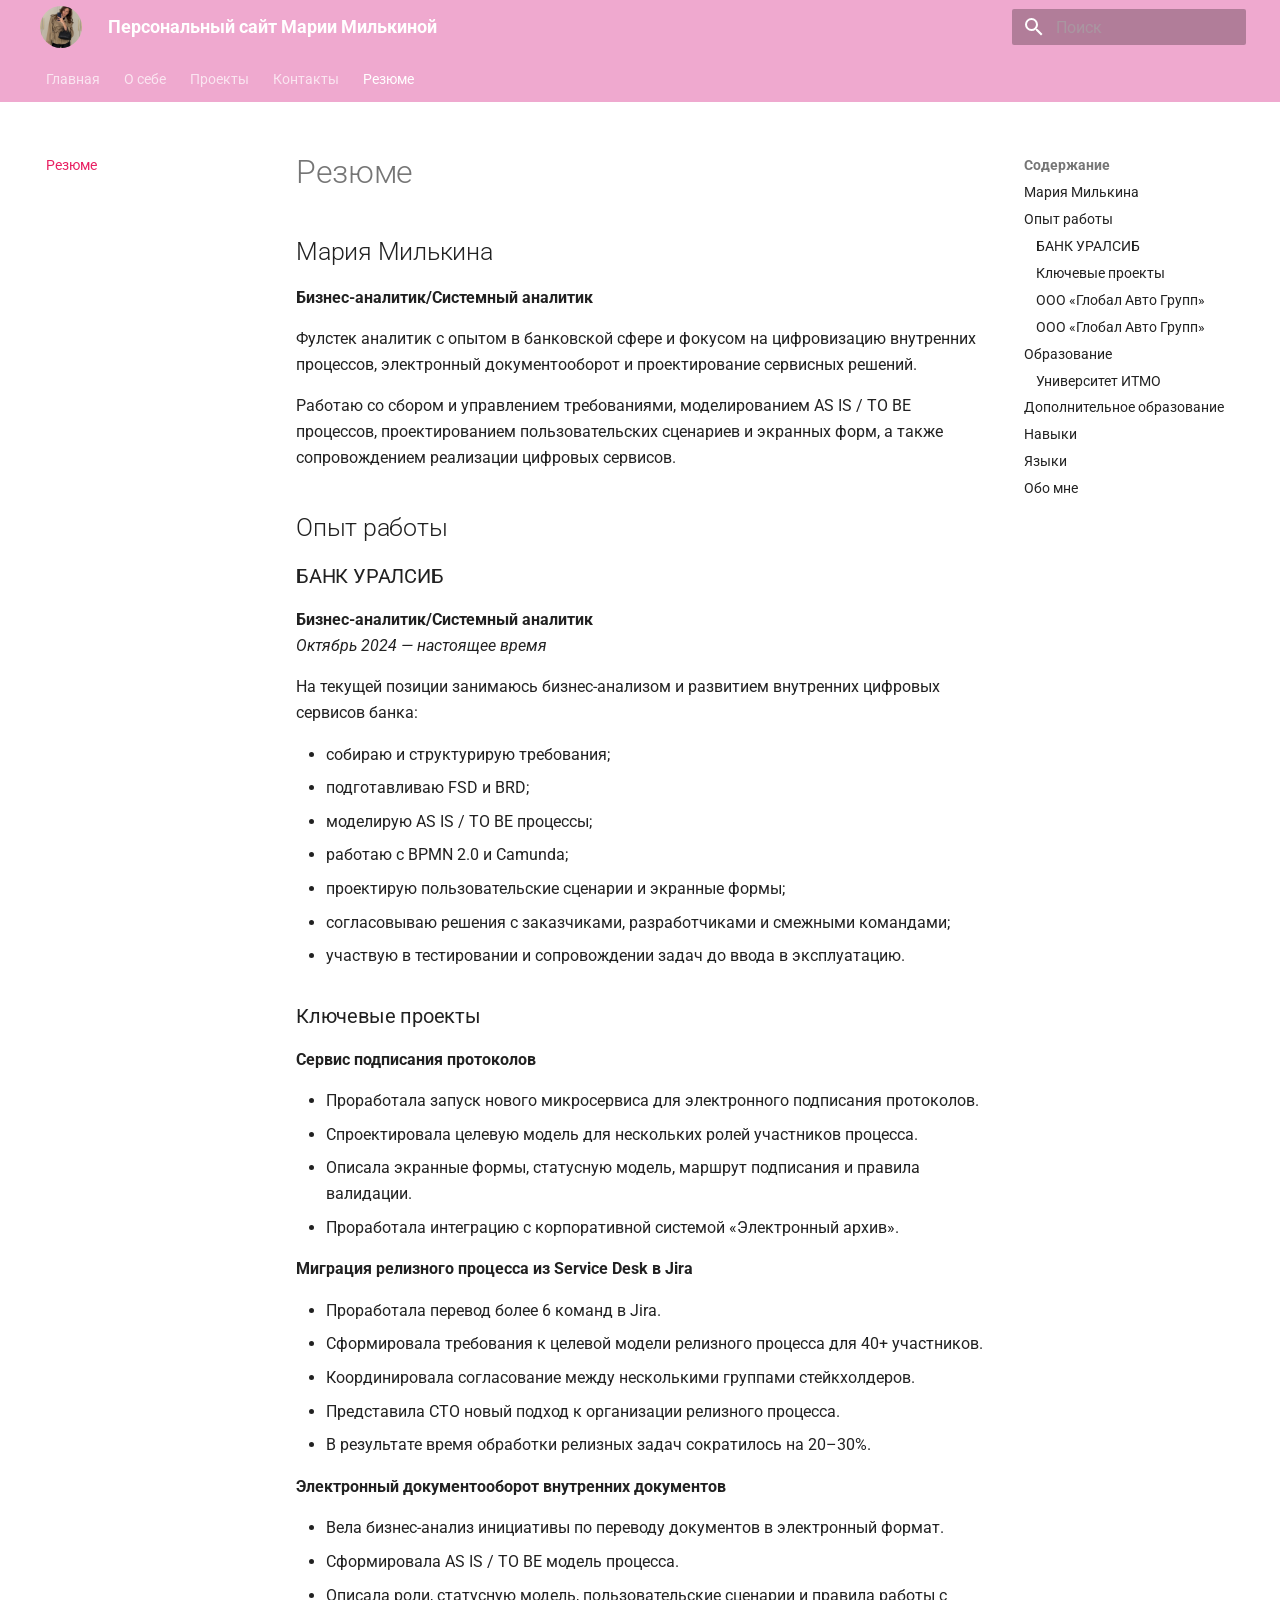
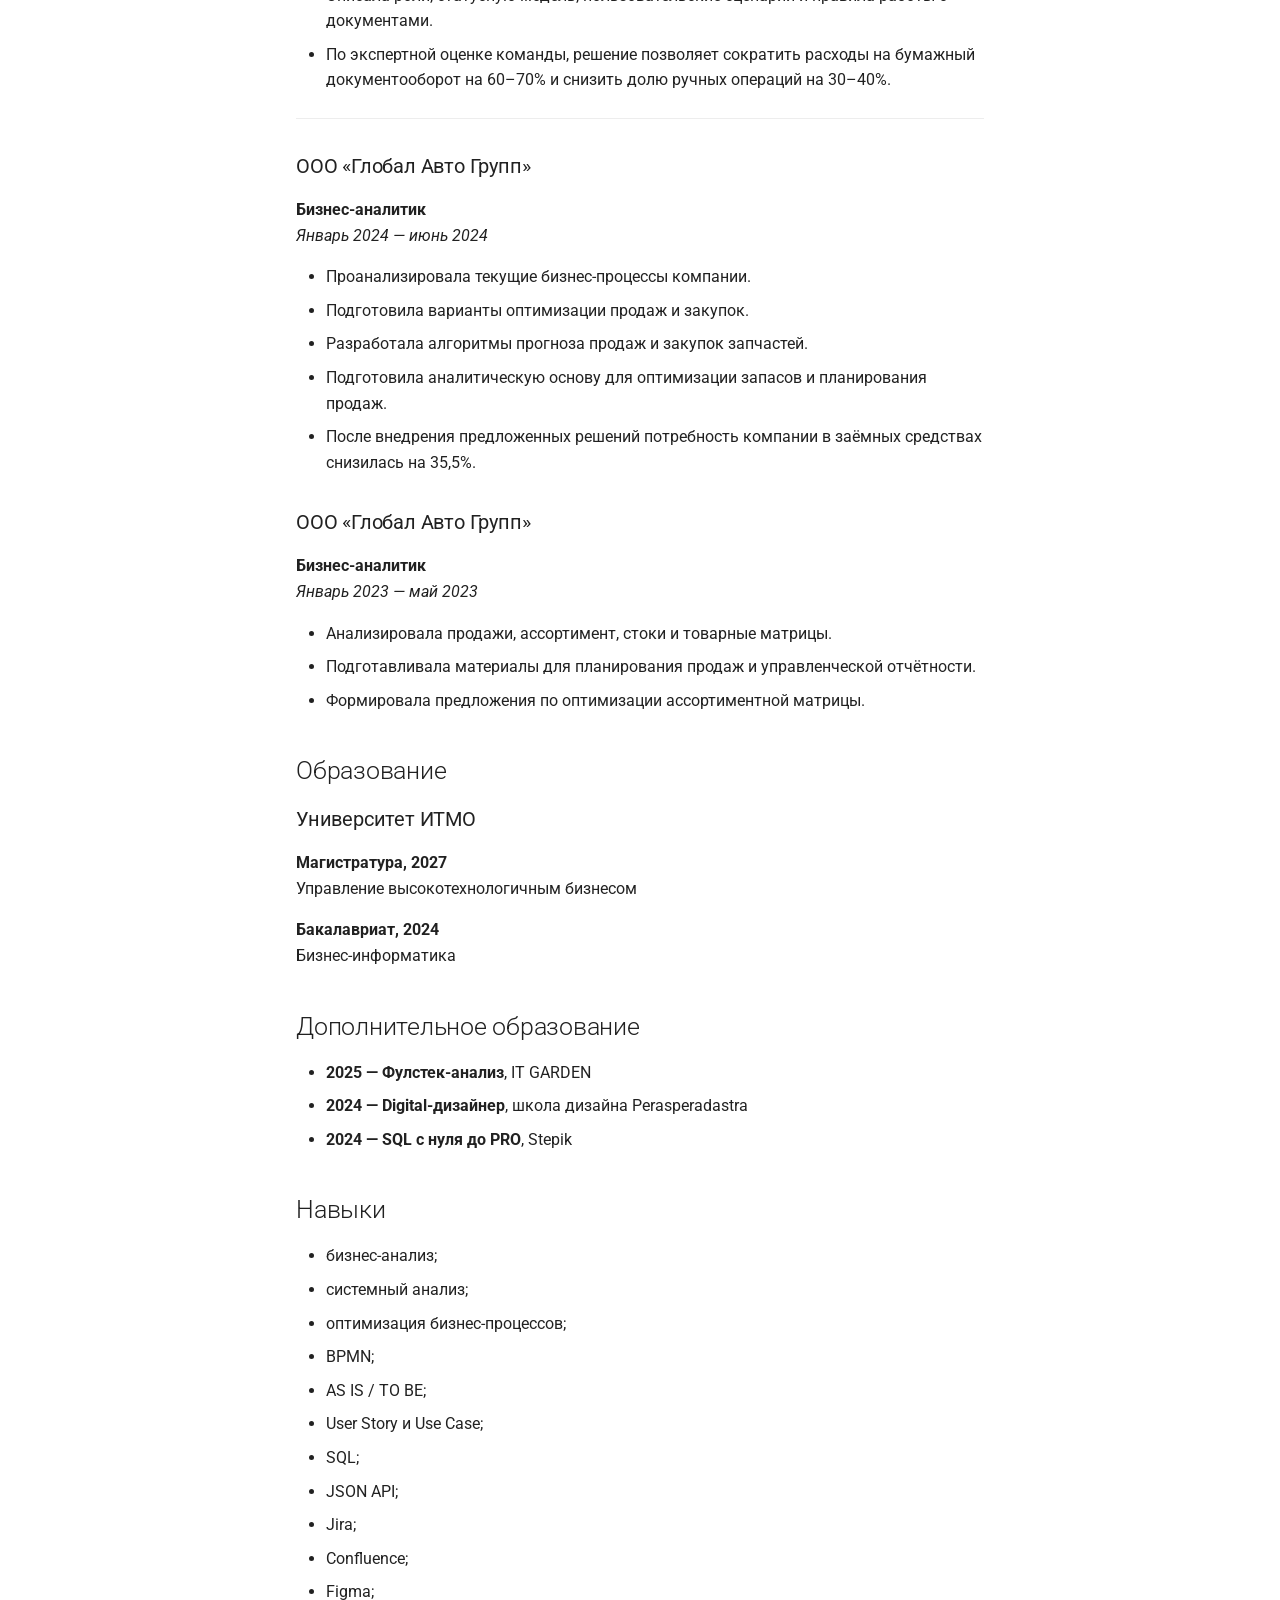
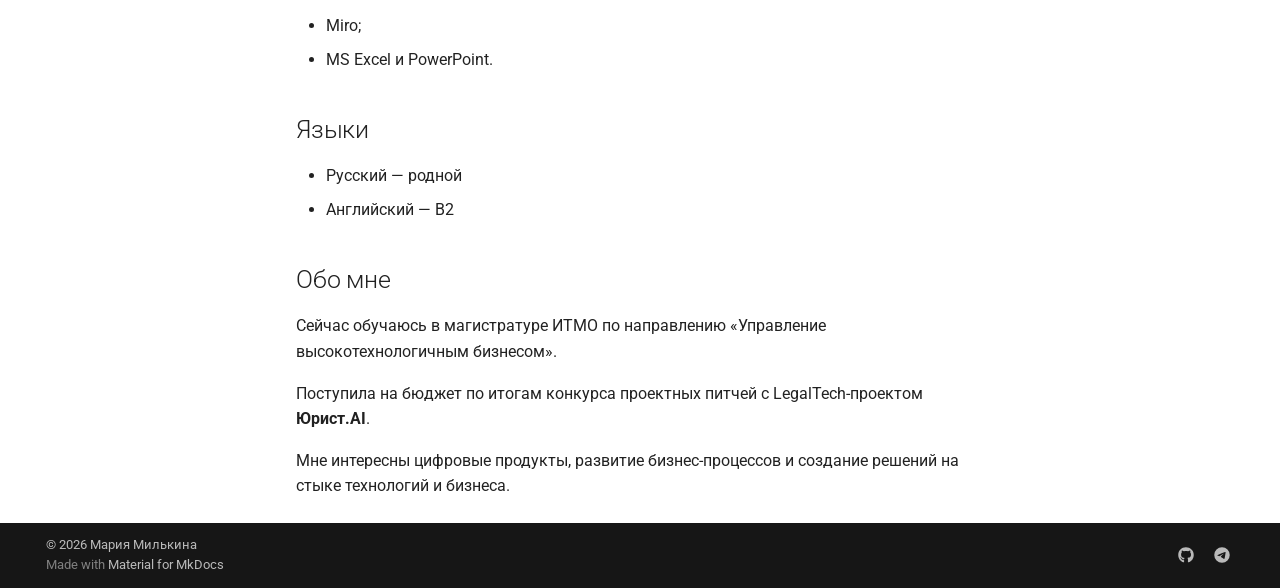
<file: resume/index.html>
<!doctype html>
<html lang="ru" class="no-js">
  <head>
    
      <meta charset="utf-8">
      <meta name="viewport" content="width=device-width,initial-scale=1">
      
        <meta name="description" content="Персональный учебный сайт, созданный с использованием MkDocs">
      
      
        <meta name="author" content="Мария Милькина">
      
      
        <link rel="canonical" href="https://mariamilkina.github.io/coursework-personal-site/resume/">
      
      
        <link rel="prev" href="../contacts/">
      
      
      
        
      
      
      <link rel="icon" href="../assets/images/favicon.png">
      <meta name="generator" content="mkdocs-1.6.1, mkdocs-material-9.7.7">
    
    
      
        <title>Резюме - Персональный сайт Марии Милькиной</title>
      
    
    
      <link rel="stylesheet" href="../assets/stylesheets/main.ec1eaa64.min.css">
      
        
        <link rel="stylesheet" href="../assets/stylesheets/palette.ab4e12ef.min.css">
      
      


    
    
      
    
    
      
        
        
        <link rel="preconnect" href="https://fonts.gstatic.com" crossorigin>
        <link rel="stylesheet" href="https://fonts.googleapis.com/css?family=Roboto:300,300i,400,400i,700,700i%7CRoboto+Mono:400,400i,700,700i&display=fallback">
        <style>:root{--md-text-font:"Roboto";--md-code-font:"Roboto Mono"}</style>
      
    
    
      <link rel="stylesheet" href="../stylesheets/extra.css">
    
    <script>__md_scope=new URL("..",location),__md_hash=e=>[...e].reduce(((e,_)=>(e<<5)-e+_.charCodeAt(0)),0),__md_get=(e,_=localStorage,t=__md_scope)=>JSON.parse(_.getItem(t.pathname+"."+e)),__md_set=(e,_,t=localStorage,a=__md_scope)=>{try{t.setItem(a.pathname+"."+e,JSON.stringify(_))}catch(e){}}</script>
    
      

    
    
  </head>
  
  
    
    
    
    
    
    <body dir="ltr" data-md-color-scheme="default" data-md-color-primary="pink" data-md-color-accent="amber">
  
    
    <input class="md-toggle" data-md-toggle="drawer" type="checkbox" id="__drawer" autocomplete="off">
    <input class="md-toggle" data-md-toggle="search" type="checkbox" id="__search" autocomplete="off">
    <label class="md-overlay" for="__drawer"></label>
    <div data-md-component="skip">
      
        
        <a href="#_1" class="md-skip">
          Перейти к содержанию
        </a>
      
    </div>
    <div data-md-component="announce">
      
    </div>
    
    
      

<header class="md-header" data-md-component="header">
  <nav class="md-header__inner md-grid" aria-label="Верхний колонтитул">
    <a href=".." title="Персональный сайт Марии Милькиной" class="md-header__button md-logo" aria-label="Персональный сайт Марии Милькиной" data-md-component="logo">
      
  <img src="../images/profile.jpg" alt="logo">

    </a>
    <label class="md-header__button md-icon" for="__drawer">
      
      <svg xmlns="http://www.w3.org/2000/svg" viewBox="0 0 24 24"><path d="M3 6h18v2H3zm0 5h18v2H3zm0 5h18v2H3z"/></svg>
    </label>
    <div class="md-header__title" data-md-component="header-title">
      <div class="md-header__ellipsis">
        <div class="md-header__topic">
          <span class="md-ellipsis">
            Персональный сайт Марии Милькиной
          </span>
        </div>
        <div class="md-header__topic" data-md-component="header-topic">
          <span class="md-ellipsis">
            
              Резюме
            
          </span>
        </div>
      </div>
    </div>
    
      
    
    
    
    
      
      
        <label class="md-header__button md-icon" for="__search">
          
          <svg xmlns="http://www.w3.org/2000/svg" viewBox="0 0 24 24"><path d="M9.5 3A6.5 6.5 0 0 1 16 9.5c0 1.61-.59 3.09-1.56 4.23l.27.27h.79l5 5-1.5 1.5-5-5v-.79l-.27-.27A6.52 6.52 0 0 1 9.5 16 6.5 6.5 0 0 1 3 9.5 6.5 6.5 0 0 1 9.5 3m0 2C7 5 5 7 5 9.5S7 14 9.5 14 14 12 14 9.5 12 5 9.5 5"/></svg>
        </label>
        <div class="md-search" data-md-component="search" role="dialog">
  <label class="md-search__overlay" for="__search"></label>
  <div class="md-search__inner" role="search">
    <form class="md-search__form" name="search">
      <input type="text" class="md-search__input" name="query" aria-label="Поиск" placeholder="Поиск" autocapitalize="off" autocorrect="off" autocomplete="off" spellcheck="false" data-md-component="search-query" required>
      <label class="md-search__icon md-icon" for="__search">
        
        <svg xmlns="http://www.w3.org/2000/svg" viewBox="0 0 24 24"><path d="M9.5 3A6.5 6.5 0 0 1 16 9.5c0 1.61-.59 3.09-1.56 4.23l.27.27h.79l5 5-1.5 1.5-5-5v-.79l-.27-.27A6.52 6.52 0 0 1 9.5 16 6.5 6.5 0 0 1 3 9.5 6.5 6.5 0 0 1 9.5 3m0 2C7 5 5 7 5 9.5S7 14 9.5 14 14 12 14 9.5 12 5 9.5 5"/></svg>
        
        <svg xmlns="http://www.w3.org/2000/svg" viewBox="0 0 24 24"><path d="M20 11v2H8l5.5 5.5-1.42 1.42L4.16 12l7.92-7.92L13.5 5.5 8 11z"/></svg>
      </label>
      <nav class="md-search__options" aria-label="Поиск">
        
          <a href="javascript:void(0)" class="md-search__icon md-icon" title="Поделиться" aria-label="Поделиться" data-clipboard data-clipboard-text="" data-md-component="search-share" tabindex="-1">
            
            <svg xmlns="http://www.w3.org/2000/svg" viewBox="0 0 24 24"><path d="M18 16.08c-.76 0-1.44.3-1.96.77L8.91 12.7c.05-.23.09-.46.09-.7s-.04-.47-.09-.7l7.05-4.11c.54.5 1.25.81 2.04.81a3 3 0 0 0 3-3 3 3 0 0 0-3-3 3 3 0 0 0-3 3c0 .24.04.47.09.7L8.04 9.81C7.5 9.31 6.79 9 6 9a3 3 0 0 0-3 3 3 3 0 0 0 3 3c.79 0 1.5-.31 2.04-.81l7.12 4.15c-.05.21-.08.43-.08.66 0 1.61 1.31 2.91 2.92 2.91s2.92-1.3 2.92-2.91A2.92 2.92 0 0 0 18 16.08"/></svg>
          </a>
        
        <button type="reset" class="md-search__icon md-icon" title="Очистить" aria-label="Очистить" tabindex="-1">
          
          <svg xmlns="http://www.w3.org/2000/svg" viewBox="0 0 24 24"><path d="M19 6.41 17.59 5 12 10.59 6.41 5 5 6.41 10.59 12 5 17.59 6.41 19 12 13.41 17.59 19 19 17.59 13.41 12z"/></svg>
        </button>
      </nav>
      
    </form>
    <div class="md-search__output">
      <div class="md-search__scrollwrap" tabindex="0" data-md-scrollfix>
        <div class="md-search-result" data-md-component="search-result">
          <div class="md-search-result__meta">
            Инициализация поиска
          </div>
          <ol class="md-search-result__list" role="presentation"></ol>
        </div>
      </div>
    </div>
  </div>
</div>
      
    
    
  </nav>
  
</header>
    
    <div class="md-container" data-md-component="container">
      
      
        
          
            
<nav class="md-tabs" aria-label="Вкладки" data-md-component="tabs">
  <div class="md-grid">
    <ul class="md-tabs__list">
      
        
  
  
  
  
    <li class="md-tabs__item">
      <a href=".." class="md-tabs__link">
        
  
  
    
  
  Главная

      </a>
    </li>
  

      
        
  
  
  
  
    <li class="md-tabs__item">
      <a href="../about/" class="md-tabs__link">
        
  
  
    
  
  О себе

      </a>
    </li>
  

      
        
  
  
  
  
    <li class="md-tabs__item">
      <a href="../projects/" class="md-tabs__link">
        
  
  
    
  
  Проекты

      </a>
    </li>
  

      
        
  
  
  
  
    <li class="md-tabs__item">
      <a href="../contacts/" class="md-tabs__link">
        
  
  
    
  
  Контакты

      </a>
    </li>
  

      
        
  
  
  
    
  
  
    <li class="md-tabs__item md-tabs__item--active">
      <a href="./" class="md-tabs__link">
        
  
  
    
  
  Резюме

      </a>
    </li>
  

      
    </ul>
  </div>
</nav>
          
        
      
      <main class="md-main" data-md-component="main">
        <div class="md-main__inner md-grid">
          
            
              
              <div class="md-sidebar md-sidebar--primary" data-md-component="sidebar" data-md-type="navigation" >
                <div class="md-sidebar__scrollwrap">
                  <div class="md-sidebar__inner">
                    


  


<nav class="md-nav md-nav--primary md-nav--lifted" aria-label="Навигация" data-md-level="0">
  <label class="md-nav__title" for="__drawer">
    <a href=".." title="Персональный сайт Марии Милькиной" class="md-nav__button md-logo" aria-label="Персональный сайт Марии Милькиной" data-md-component="logo">
      
  <img src="../images/profile.jpg" alt="logo">

    </a>
    Персональный сайт Марии Милькиной
  </label>
  
  <ul class="md-nav__list" data-md-scrollfix>
    
      
      
  
  
  
  
    <li class="md-nav__item">
      <a href=".." class="md-nav__link">
        
  
  
  <span class="md-ellipsis">
    
  
    Главная
  

    
  </span>
  
  

      </a>
    </li>
  

    
      
      
  
  
  
  
    <li class="md-nav__item">
      <a href="../about/" class="md-nav__link">
        
  
  
  <span class="md-ellipsis">
    
  
    О себе
  

    
  </span>
  
  

      </a>
    </li>
  

    
      
      
  
  
  
  
    <li class="md-nav__item">
      <a href="../projects/" class="md-nav__link">
        
  
  
  <span class="md-ellipsis">
    
  
    Проекты
  

    
  </span>
  
  

      </a>
    </li>
  

    
      
      
  
  
  
  
    <li class="md-nav__item">
      <a href="../contacts/" class="md-nav__link">
        
  
  
  <span class="md-ellipsis">
    
  
    Контакты
  

    
  </span>
  
  

      </a>
    </li>
  

    
      
      
  
  
    
  
  
  
    <li class="md-nav__item md-nav__item--active">
      
      <input class="md-nav__toggle md-toggle" type="checkbox" id="__toc">
      
      
        
      
      
        <label class="md-nav__link md-nav__link--active" for="__toc">
          
  
  
  <span class="md-ellipsis">
    
  
    Резюме
  

    
  </span>
  
  

          <span class="md-nav__icon md-icon"></span>
        </label>
      
      <a href="./" class="md-nav__link md-nav__link--active">
        
  
  
  <span class="md-ellipsis">
    
  
    Резюме
  

    
  </span>
  
  

      </a>
      
        

<nav class="md-nav md-nav--secondary" aria-label="Содержание">
  
  
  
    
  
  
    <label class="md-nav__title" for="__toc">
      <span class="md-nav__icon md-icon"></span>
      Содержание
    </label>
    <ul class="md-nav__list" data-md-component="toc" data-md-scrollfix>
      
        <li class="md-nav__item">
  <a href="#_2" class="md-nav__link">
    <span class="md-ellipsis">
      
        Мария Милькина
      
    </span>
  </a>
  
</li>
      
        <li class="md-nav__item">
  <a href="#_3" class="md-nav__link">
    <span class="md-ellipsis">
      
        Опыт работы
      
    </span>
  </a>
  
    <nav class="md-nav" aria-label="Опыт работы">
      <ul class="md-nav__list">
        
          <li class="md-nav__item">
  <a href="#_4" class="md-nav__link">
    <span class="md-ellipsis">
      
        БАНК УРАЛСИБ
      
    </span>
  </a>
  
</li>
        
          <li class="md-nav__item">
  <a href="#_5" class="md-nav__link">
    <span class="md-ellipsis">
      
        Ключевые проекты
      
    </span>
  </a>
  
</li>
        
          <li class="md-nav__item">
  <a href="#_6" class="md-nav__link">
    <span class="md-ellipsis">
      
        ООО «Глобал Авто Групп»
      
    </span>
  </a>
  
</li>
        
          <li class="md-nav__item">
  <a href="#_7" class="md-nav__link">
    <span class="md-ellipsis">
      
        ООО «Глобал Авто Групп»
      
    </span>
  </a>
  
</li>
        
      </ul>
    </nav>
  
</li>
      
        <li class="md-nav__item">
  <a href="#_8" class="md-nav__link">
    <span class="md-ellipsis">
      
        Образование
      
    </span>
  </a>
  
    <nav class="md-nav" aria-label="Образование">
      <ul class="md-nav__list">
        
          <li class="md-nav__item">
  <a href="#_9" class="md-nav__link">
    <span class="md-ellipsis">
      
        Университет ИТМО
      
    </span>
  </a>
  
</li>
        
      </ul>
    </nav>
  
</li>
      
        <li class="md-nav__item">
  <a href="#_10" class="md-nav__link">
    <span class="md-ellipsis">
      
        Дополнительное образование
      
    </span>
  </a>
  
</li>
      
        <li class="md-nav__item">
  <a href="#_11" class="md-nav__link">
    <span class="md-ellipsis">
      
        Навыки
      
    </span>
  </a>
  
</li>
      
        <li class="md-nav__item">
  <a href="#_12" class="md-nav__link">
    <span class="md-ellipsis">
      
        Языки
      
    </span>
  </a>
  
</li>
      
        <li class="md-nav__item">
  <a href="#_13" class="md-nav__link">
    <span class="md-ellipsis">
      
        Обо мне
      
    </span>
  </a>
  
</li>
      
    </ul>
  
</nav>
      
    </li>
  

    
  </ul>
</nav>
                  </div>
                </div>
              </div>
            
            
              
              <div class="md-sidebar md-sidebar--secondary" data-md-component="sidebar" data-md-type="toc" >
                <div class="md-sidebar__scrollwrap">
                  <div class="md-sidebar__inner">
                    

<nav class="md-nav md-nav--secondary" aria-label="Содержание">
  
  
  
    
  
  
    <label class="md-nav__title" for="__toc">
      <span class="md-nav__icon md-icon"></span>
      Содержание
    </label>
    <ul class="md-nav__list" data-md-component="toc" data-md-scrollfix>
      
        <li class="md-nav__item">
  <a href="#_2" class="md-nav__link">
    <span class="md-ellipsis">
      
        Мария Милькина
      
    </span>
  </a>
  
</li>
      
        <li class="md-nav__item">
  <a href="#_3" class="md-nav__link">
    <span class="md-ellipsis">
      
        Опыт работы
      
    </span>
  </a>
  
    <nav class="md-nav" aria-label="Опыт работы">
      <ul class="md-nav__list">
        
          <li class="md-nav__item">
  <a href="#_4" class="md-nav__link">
    <span class="md-ellipsis">
      
        БАНК УРАЛСИБ
      
    </span>
  </a>
  
</li>
        
          <li class="md-nav__item">
  <a href="#_5" class="md-nav__link">
    <span class="md-ellipsis">
      
        Ключевые проекты
      
    </span>
  </a>
  
</li>
        
          <li class="md-nav__item">
  <a href="#_6" class="md-nav__link">
    <span class="md-ellipsis">
      
        ООО «Глобал Авто Групп»
      
    </span>
  </a>
  
</li>
        
          <li class="md-nav__item">
  <a href="#_7" class="md-nav__link">
    <span class="md-ellipsis">
      
        ООО «Глобал Авто Групп»
      
    </span>
  </a>
  
</li>
        
      </ul>
    </nav>
  
</li>
      
        <li class="md-nav__item">
  <a href="#_8" class="md-nav__link">
    <span class="md-ellipsis">
      
        Образование
      
    </span>
  </a>
  
    <nav class="md-nav" aria-label="Образование">
      <ul class="md-nav__list">
        
          <li class="md-nav__item">
  <a href="#_9" class="md-nav__link">
    <span class="md-ellipsis">
      
        Университет ИТМО
      
    </span>
  </a>
  
</li>
        
      </ul>
    </nav>
  
</li>
      
        <li class="md-nav__item">
  <a href="#_10" class="md-nav__link">
    <span class="md-ellipsis">
      
        Дополнительное образование
      
    </span>
  </a>
  
</li>
      
        <li class="md-nav__item">
  <a href="#_11" class="md-nav__link">
    <span class="md-ellipsis">
      
        Навыки
      
    </span>
  </a>
  
</li>
      
        <li class="md-nav__item">
  <a href="#_12" class="md-nav__link">
    <span class="md-ellipsis">
      
        Языки
      
    </span>
  </a>
  
</li>
      
        <li class="md-nav__item">
  <a href="#_13" class="md-nav__link">
    <span class="md-ellipsis">
      
        Обо мне
      
    </span>
  </a>
  
</li>
      
    </ul>
  
</nav>
                  </div>
                </div>
              </div>
            
          
          
            <div class="md-content" data-md-component="content">
              
              <article class="md-content__inner md-typeset">
                
                  



<h1 id="_1">Резюме</h1>
<h2 id="_2">Мария Милькина</h2>
<p><strong>Бизнес-аналитик/Системный аналитик</strong></p>
<p>Фулстек аналитик с опытом в банковской сфере и фокусом на цифровизацию внутренних процессов, электронный документооборот и проектирование сервисных решений.</p>
<p>Работаю со сбором и управлением требованиями, моделированием AS IS / TO BE процессов, проектированием пользовательских сценариев и экранных форм, а также сопровождением реализации цифровых сервисов.</p>
<h2 id="_3">Опыт работы</h2>
<h3 id="_4">БАНК УРАЛСИБ</h3>
<p><strong>Бизнес-аналитик/Системный аналитик</strong><br />
<em>Октябрь 2024 — настоящее время</em></p>
<p>На текущей позиции занимаюсь бизнес-анализом и развитием внутренних цифровых сервисов банка:</p>
<ul>
<li>собираю и структурирую требования;</li>
<li>подготавливаю FSD и BRD;</li>
<li>моделирую AS IS / TO BE процессы;</li>
<li>работаю с BPMN 2.0 и Camunda;</li>
<li>проектирую пользовательские сценарии и экранные формы;</li>
<li>согласовываю решения с заказчиками, разработчиками и смежными командами;</li>
<li>участвую в тестировании и сопровождении задач до ввода в эксплуатацию.</li>
</ul>
<h3 id="_5">Ключевые проекты</h3>
<p><strong>Сервис подписания протоколов</strong></p>
<ul>
<li>Проработала запуск нового микросервиса для электронного подписания протоколов.</li>
<li>Спроектировала целевую модель для нескольких ролей участников процесса.</li>
<li>Описала экранные формы, статусную модель, маршрут подписания и правила валидации.</li>
<li>Проработала интеграцию с корпоративной системой «Электронный архив».</li>
</ul>
<p><strong>Миграция релизного процесса из Service Desk в Jira</strong></p>
<ul>
<li>Проработала перевод более 6 команд в Jira.</li>
<li>Сформировала требования к целевой модели релизного процесса для 40+ участников.</li>
<li>Координировала согласование между несколькими группами стейкхолдеров.</li>
<li>Представила CTO новый подход к организации релизного процесса.</li>
<li>В результате время обработки релизных задач сократилось на 20–30%.</li>
</ul>
<p><strong>Электронный документооборот внутренних документов</strong></p>
<ul>
<li>Вела бизнес-анализ инициативы по переводу документов в электронный формат.</li>
<li>Сформировала AS IS / TO BE модель процесса.</li>
<li>Описала роли, статусную модель, пользовательские сценарии и правила работы с документами.</li>
<li>По экспертной оценке команды, решение позволяет сократить расходы на бумажный документооборот на 60–70% и снизить долю ручных операций на 30–40%.</li>
</ul>
<hr />
<h3 id="_6">ООО «Глобал Авто Групп»</h3>
<p><strong>Бизнес-аналитик</strong><br />
<em>Январь 2024 — июнь 2024</em></p>
<ul>
<li>Проанализировала текущие бизнес-процессы компании.</li>
<li>Подготовила варианты оптимизации продаж и закупок.</li>
<li>Разработала алгоритмы прогноза продаж и закупок запчастей.</li>
<li>Подготовила аналитическую основу для оптимизации запасов и планирования продаж.</li>
<li>После внедрения предложенных решений потребность компании в заёмных средствах снизилась на 35,5%.</li>
</ul>
<h3 id="_7">ООО «Глобал Авто Групп»</h3>
<p><strong>Бизнес-аналитик</strong><br />
<em>Январь 2023 — май 2023</em></p>
<ul>
<li>Анализировала продажи, ассортимент, стоки и товарные матрицы.</li>
<li>Подготавливала материалы для планирования продаж и управленческой отчётности.</li>
<li>Формировала предложения по оптимизации ассортиментной матрицы.</li>
</ul>
<h2 id="_8">Образование</h2>
<h3 id="_9">Университет ИТМО</h3>
<p><strong>Магистратура, 2027</strong><br />
Управление высокотехнологичным бизнесом</p>
<p><strong>Бакалавриат, 2024</strong><br />
Бизнес-информатика</p>
<h2 id="_10">Дополнительное образование</h2>
<ul>
<li><strong>2025 — Фулстек-анализ</strong>, IT GARDEN</li>
<li><strong>2024 — Digital-дизайнер</strong>, школа дизайна Perasperadastra</li>
<li><strong>2024 — SQL с нуля до PRO</strong>, Stepik</li>
</ul>
<h2 id="_11">Навыки</h2>
<ul>
<li>бизнес-анализ;</li>
<li>системный анализ;</li>
<li>оптимизация бизнес-процессов;</li>
<li>BPMN;</li>
<li>AS IS / TO BE;</li>
<li>User Story и Use Case;</li>
<li>SQL;</li>
<li>JSON API;</li>
<li>Jira;</li>
<li>Confluence;</li>
<li>Figma;</li>
<li>Miro;</li>
<li>MS Excel и PowerPoint.</li>
</ul>
<h2 id="_12">Языки</h2>
<ul>
<li>Русский — родной</li>
<li>Английский — B2</li>
</ul>
<h2 id="_13">Обо мне</h2>
<p>Сейчас обучаюсь в магистратуре ИТМО по направлению «Управление высокотехнологичным бизнесом».</p>
<p>Поступила на бюджет по итогам конкурса проектных питчей с LegalTech-проектом <strong>Юрист.AI</strong>.</p>
<p>Мне интересны цифровые продукты, развитие бизнес-процессов и создание решений на стыке технологий и бизнеса.</p>












                
              </article>
            </div>
          
          
<script>var target=document.getElementById(location.hash.slice(1));target&&target.name&&(target.checked=target.name.startsWith("__tabbed_"))</script>
        </div>
        
          <button type="button" class="md-top md-icon" data-md-component="top" hidden>
  
  <svg xmlns="http://www.w3.org/2000/svg" viewBox="0 0 24 24"><path d="M13 20h-2V8l-5.5 5.5-1.42-1.42L12 4.16l7.92 7.92-1.42 1.42L13 8z"/></svg>
  К началу
</button>
        
      </main>
      
        <footer class="md-footer">
  
  <div class="md-footer-meta md-typeset">
    <div class="md-footer-meta__inner md-grid">
      <div class="md-copyright">
  
    <div class="md-copyright__highlight">
      © 2026 Мария Милькина
    </div>
  
  
    Made with
    <a href="https://squidfunk.github.io/mkdocs-material/" target="_blank" rel="noopener">
      Material for MkDocs
    </a>
  
</div>
      
        
<div class="md-social">
  
    
    
    
    
    <a href="https://github.com/mariamilkina" target="_blank" rel="noopener" title="GitHub" class="md-social__link">
      <svg xmlns="http://www.w3.org/2000/svg" viewBox="0 0 512 512"><!--! Font Awesome Free 7.1.0 by @fontawesome - https://fontawesome.com License - https://fontawesome.com/license/free (Icons: CC BY 4.0, Fonts: SIL OFL 1.1, Code: MIT License) Copyright 2025 Fonticons, Inc.--><path d="M173.9 397.4c0 2-2.3 3.6-5.2 3.6-3.3.3-5.6-1.3-5.6-3.6 0-2 2.3-3.6 5.2-3.6 3-.3 5.6 1.3 5.6 3.6m-31.1-4.5c-.7 2 1.3 4.3 4.3 4.9 2.6 1 5.6 0 6.2-2s-1.3-4.3-4.3-5.2c-2.6-.7-5.5.3-6.2 2.3m44.2-1.7c-2.9.7-4.9 2.6-4.6 4.9.3 2 2.9 3.3 5.9 2.6 2.9-.7 4.9-2.6 4.6-4.6-.3-1.9-3-3.2-5.9-2.9M252.8 8C114.1 8 8 113.3 8 252c0 110.9 69.8 205.8 169.5 239.2 12.8 2.3 17.3-5.6 17.3-12.1 0-6.2-.3-40.4-.3-61.4 0 0-70 15-84.7-29.8 0 0-11.4-29.1-27.8-36.6 0 0-22.9-15.7 1.6-15.4 0 0 24.9 2 38.6 25.8 21.9 38.6 58.6 27.5 72.9 20.9 2.3-16 8.8-27.1 16-33.7-55.9-6.2-112.3-14.3-112.3-110.5 0-27.5 7.6-41.3 23.6-58.9-2.6-6.5-11.1-33.3 2.6-67.9 20.9-6.5 69 27 69 27 20-5.6 41.5-8.5 62.8-8.5s42.8 2.9 62.8 8.5c0 0 48.1-33.6 69-27 13.7 34.7 5.2 61.4 2.6 67.9 16 17.7 25.8 31.5 25.8 58.9 0 96.5-58.9 104.2-114.8 110.5 9.2 7.9 17 22.9 17 46.4 0 33.7-.3 75.4-.3 83.6 0 6.5 4.6 14.4 17.3 12.1C436.2 457.8 504 362.9 504 252 504 113.3 391.5 8 252.8 8M105.2 352.9c-1.3 1-1 3.3.7 5.2 1.6 1.6 3.9 2.3 5.2 1 1.3-1 1-3.3-.7-5.2-1.6-1.6-3.9-2.3-5.2-1m-10.8-8.1c-.7 1.3.3 2.9 2.3 3.9 1.6 1 3.6.7 4.3-.7.7-1.3-.3-2.9-2.3-3.9-2-.6-3.6-.3-4.3.7m32.4 35.6c-1.6 1.3-1 4.3 1.3 6.2 2.3 2.3 5.2 2.6 6.5 1 1.3-1.3.7-4.3-1.3-6.2-2.2-2.3-5.2-2.6-6.5-1m-11.4-14.7c-1.6 1-1.6 3.6 0 5.9s4.3 3.3 5.6 2.3c1.6-1.3 1.6-3.9 0-6.2-1.4-2.3-4-3.3-5.6-2"/></svg>
    </a>
  
    
    
    
    
    <a href="https://t.me/mariamilkina" target="_blank" rel="noopener" title="Telegram" class="md-social__link">
      <svg xmlns="http://www.w3.org/2000/svg" viewBox="0 0 512 512"><!--! Font Awesome Free 7.1.0 by @fontawesome - https://fontawesome.com License - https://fontawesome.com/license/free (Icons: CC BY 4.0, Fonts: SIL OFL 1.1, Code: MIT License) Copyright 2025 Fonticons, Inc.--><path d="M256 8a248 248 0 1 0 0 496 248 248 0 1 0 0-496m115 168.7c-3.7 39.2-19.9 134.4-28.1 178.3-3.5 18.6-10.3 24.8-16.9 25.4-14.4 1.3-25.3-9.5-39.3-18.7-21.8-14.3-34.2-23.2-55.3-37.2-24.5-16.1-8.6-25 5.3-39.5 3.7-3.8 67.1-61.5 68.3-66.7.2-.7.3-3.1-1.2-4.4s-3.6-.8-5.1-.5c-2.2.5-37.1 23.5-104.6 69.1-9.9 6.8-18.9 10.1-26.9 9.9-8.9-.2-25.9-5-38.6-9.1-15.5-5-27.9-7.7-26.8-16.3.6-4.5 6.7-9 18.4-13.7 72.3-31.5 120.5-52.3 144.6-62.3 68.9-28.6 83.2-33.6 92.5-33.8 2.1 0 6.6.5 9.6 2.9 2 1.7 3.2 4.1 3.5 6.7.5 3.2.6 6.5.4 9.8z"/></svg>
    </a>
  
</div>
      
    </div>
  </div>
</footer>
      
    </div>
    <div class="md-dialog" data-md-component="dialog">
      <div class="md-dialog__inner md-typeset"></div>
    </div>
    
    
    
      
      
      <script id="__config" type="application/json">{"annotate": null, "base": "..", "features": ["navigation.tabs", "navigation.sections", "navigation.top", "search.highlight", "search.share"], "search": "../assets/javascripts/workers/search.2c215733.min.js", "tags": null, "translations": {"clipboard.copied": "\u0421\u043a\u043e\u043f\u0438\u0440\u043e\u0432\u0430\u043d\u043e \u0432 \u0431\u0443\u0444\u0435\u0440", "clipboard.copy": "\u041a\u043e\u043f\u0438\u0440\u043e\u0432\u0430\u0442\u044c \u0432 \u0431\u0443\u0444\u0435\u0440", "search.result.more.one": "\u0415\u0449\u0451 1 \u043d\u0430 \u044d\u0442\u043e\u0439 \u0441\u0442\u0440\u0430\u043d\u0438\u0446\u0435", "search.result.more.other": "\u0415\u0449\u0451 # \u043d\u0430 \u044d\u0442\u043e\u0439 \u0441\u0442\u0440\u0430\u043d\u0438\u0446\u0435", "search.result.none": "\u0421\u043e\u0432\u043f\u0430\u0434\u0435\u043d\u0438\u0439 \u043d\u0435 \u043d\u0430\u0439\u0434\u0435\u043d\u043e", "search.result.one": "\u041d\u0430\u0439\u0434\u0435\u043d\u043e 1 \u0441\u043e\u0432\u043f\u0430\u0434\u0435\u043d\u0438\u0435", "search.result.other": "\u041d\u0430\u0439\u0434\u0435\u043d\u043e \u0441\u043e\u0432\u043f\u0430\u0434\u0435\u043d\u0438\u0439: #", "search.result.placeholder": "\u041d\u0430\u0447\u043d\u0438\u0442\u0435 \u043f\u0435\u0447\u0430\u0442\u0430\u0442\u044c \u0434\u043b\u044f \u043f\u043e\u0438\u0441\u043a\u0430", "search.result.term.missing": "\u041e\u0442\u0441\u0443\u0442\u0441\u0442\u0432\u0443\u0435\u0442", "select.version": "\u0412\u044b\u0431\u0435\u0440\u0438\u0442\u0435 \u0432\u0435\u0440\u0441\u0438\u044e"}, "version": null}</script>
    
    
      <script src="../assets/javascripts/bundle.d7400e89.min.js"></script>
      
    
  </body>
</html>
</file>
<file: stylesheets/extra.css>
.md-header,
.md-tabs {
  background-color: #EFA9CF !important;
}

.md-header__button.md-logo img {
  width: 42px !important;
  height: 42px !important;
  object-fit: cover;
  border-radius: 50%;
}

.md-header__button.md-logo {
  padding: 2px !important;
}
</file>
<file: assets/stylesheets/main.ec1eaa64.min.css>
@charset "UTF-8";html{-webkit-text-size-adjust:none;-moz-text-size-adjust:none;text-size-adjust:none;box-sizing:border-box}*,:after,:before{box-sizing:inherit}@media (prefers-reduced-motion){*,:after,:before{transition:none!important}}body{margin:0}a,button,input,label{-webkit-tap-highlight-color:transparent}a{color:inherit;text-decoration:none}hr{border:0;box-sizing:initial;display:block;height:.05rem;overflow:visible;padding:0}small{font-size:80%}sub,sup{line-height:1em}img{border-style:none}table{border-collapse:initial;border-spacing:0}td,th{font-weight:400;vertical-align:top}button{background:#0000;border:0;font-family:inherit;font-size:inherit;margin:0;padding:0}input{border:0;outline:none}:root{--md-primary-fg-color:#4051b5;--md-primary-fg-color--light:#5d6cc0;--md-primary-fg-color--dark:#303fa1;--md-primary-bg-color:#fff;--md-primary-bg-color--light:#ffffffb3;--md-accent-fg-color:#526cfe;--md-accent-fg-color--transparent:#526cfe1a;--md-accent-bg-color:#fff;--md-accent-bg-color--light:#ffffffb3}[data-md-color-scheme=default]{color-scheme:light}[data-md-color-scheme=default] img[src$="#gh-dark-mode-only"],[data-md-color-scheme=default] img[src$="#only-dark"]{display:none}:root,[data-md-color-scheme=default]{--md-hue:225deg;--md-default-fg-color:#000000de;--md-default-fg-color--light:#0000008a;--md-default-fg-color--lighter:#00000052;--md-default-fg-color--lightest:#00000012;--md-default-bg-color:#fff;--md-default-bg-color--light:#ffffffb3;--md-default-bg-color--lighter:#ffffff4d;--md-default-bg-color--lightest:#ffffff1f;--md-code-fg-color:#36464e;--md-code-bg-color:#f5f5f5;--md-code-bg-color--light:#f5f5f5b3;--md-code-bg-color--lighter:#f5f5f54d;--md-code-hl-color:#4287ff;--md-code-hl-color--light:#4287ff1a;--md-code-hl-number-color:#d52a2a;--md-code-hl-special-color:#db1457;--md-code-hl-function-color:#a846b9;--md-code-hl-constant-color:#6e59d9;--md-code-hl-keyword-color:#3f6ec6;--md-code-hl-string-color:#1c7d4d;--md-code-hl-name-color:var(--md-code-fg-color);--md-code-hl-operator-color:var(--md-default-fg-color--light);--md-code-hl-punctuation-color:var(--md-default-fg-color--light);--md-code-hl-comment-color:var(--md-default-fg-color--light);--md-code-hl-generic-color:var(--md-default-fg-color--light);--md-code-hl-variable-color:var(--md-default-fg-color--light);--md-typeset-color:var(--md-default-fg-color);--md-typeset-a-color:var(--md-primary-fg-color);--md-typeset-del-color:#f5503d26;--md-typeset-ins-color:#0bd57026;--md-typeset-kbd-color:#fafafa;--md-typeset-kbd-accent-color:#fff;--md-typeset-kbd-border-color:#b8b8b8;--md-typeset-mark-color:#ffff0080;--md-typeset-table-color:#0000001f;--md-typeset-table-color--light:rgba(0,0,0,.035);--md-admonition-fg-color:var(--md-default-fg-color);--md-admonition-bg-color:var(--md-default-bg-color);--md-warning-fg-color:#000000de;--md-warning-bg-color:#ff9;--md-footer-fg-color:#fff;--md-footer-fg-color--light:#ffffffb3;--md-footer-fg-color--lighter:#ffffff73;--md-footer-bg-color:#000000de;--md-footer-bg-color--dark:#00000052;--md-shadow-z1:0 0.2rem 0.5rem #0000000d,0 0 0.05rem #0000001a;--md-shadow-z2:0 0.2rem 0.5rem #0000001a,0 0 0.05rem #00000040;--md-shadow-z3:0 0.2rem 0.5rem #0003,0 0 0.05rem #00000059}.md-icon svg{fill:currentcolor;display:block;height:1.2rem;width:1.2rem}body{-webkit-font-smoothing:antialiased;-moz-osx-font-smoothing:grayscale;--md-text-font-family:var(--md-text-font,_),-apple-system,BlinkMacSystemFont,Helvetica,Arial,sans-serif;--md-code-font-family:var(--md-code-font,_),SFMono-Regular,Consolas,Menlo,monospace}aside,body,input{font-feature-settings:"kern","liga";color:var(--md-typeset-color);font-family:var(--md-text-font-family)}code,kbd,pre{font-feature-settings:"kern";font-family:var(--md-code-font-family)}:root{--md-typeset-table-sort-icon:url('data:image/svg+xml;charset=utf-8,<svg xmlns="http://www.w3.org/2000/svg" viewBox="0 0 24 24"><path d="m18 21-4-4h3V7h-3l4-4 4 4h-3v10h3M2 19v-2h10v2M2 13v-2h7v2M2 7V5h4v2z"/></svg>');--md-typeset-table-sort-icon--asc:url('data:image/svg+xml;charset=utf-8,<svg xmlns="http://www.w3.org/2000/svg" viewBox="0 0 24 24"><path d="M19 17h3l-4 4-4-4h3V3h2M2 17h10v2H2M6 5v2H2V5m0 6h7v2H2z"/></svg>');--md-typeset-table-sort-icon--desc:url('data:image/svg+xml;charset=utf-8,<svg xmlns="http://www.w3.org/2000/svg" viewBox="0 0 24 24"><path d="M19 7h3l-4-4-4 4h3v14h2M2 17h10v2H2M6 5v2H2V5m0 6h7v2H2z"/></svg>')}.md-typeset{-webkit-print-color-adjust:exact;color-adjust:exact;font-size:.8rem;line-height:1.6;overflow-wrap:break-word}@media print{.md-typeset{font-size:.68rem}}.md-typeset blockquote,.md-typeset dl,.md-typeset figure,.md-typeset ol,.md-typeset pre,.md-typeset ul{margin-bottom:1em;margin-top:1em}.md-typeset h1{color:var(--md-default-fg-color--light);font-size:2em;line-height:1.3;margin:0 0 1.25em}.md-typeset h1,.md-typeset h2{font-weight:300;letter-spacing:-.01em}.md-typeset h2{font-size:1.5625em;line-height:1.4;margin:1.6em 0 .64em}.md-typeset h3{font-size:1.25em;font-weight:400;letter-spacing:-.01em;line-height:1.5;margin:1.6em 0 .8em}.md-typeset h2+h3{margin-top:.8em}.md-typeset h4{font-weight:700;letter-spacing:-.01em;margin:1em 0}.md-typeset h5,.md-typeset h6{color:var(--md-default-fg-color--light);font-size:.8em;font-weight:700;letter-spacing:-.01em;margin:1.25em 0}.md-typeset h5{text-transform:uppercase}.md-typeset h5 code{text-transform:none}.md-typeset hr{border-bottom:.05rem solid var(--md-default-fg-color--lightest);display:flow-root;margin:1.5em 0}.md-typeset a{color:var(--md-typeset-a-color);word-break:break-word}.md-typeset a,.md-typeset a:before{transition:color 125ms}.md-typeset a:focus,.md-typeset a:hover{color:var(--md-accent-fg-color)}.md-typeset a:focus code,.md-typeset a:hover code{background-color:var(--md-accent-fg-color--transparent);color:var(--md-accent-fg-color)}.md-typeset a code{color:var(--md-typeset-a-color)}.md-typeset a.focus-visible{outline-color:var(--md-accent-fg-color);outline-offset:.2rem}.md-typeset code,.md-typeset kbd,.md-typeset pre{color:var(--md-code-fg-color);direction:ltr;font-variant-ligatures:none;transition:background-color 125ms}@media print{.md-typeset code,.md-typeset kbd,.md-typeset pre{white-space:pre-wrap}}.md-typeset code{background-color:var(--md-code-bg-color);border-radius:.1rem;-webkit-box-decoration-break:clone;box-decoration-break:clone;font-size:.85em;padding:0 .2941176471em;transition:color 125ms,background-color 125ms;word-break:break-word}.md-typeset code:not(.focus-visible){-webkit-tap-highlight-color:transparent;outline:none}.md-typeset pre{display:flow-root;line-height:1.4;position:relative}.md-typeset pre>code{-webkit-box-decoration-break:slice;box-decoration-break:slice;box-shadow:none;display:block;margin:0;outline-color:var(--md-accent-fg-color);overflow:auto;padding:.7720588235em 1.1764705882em;scrollbar-color:var(--md-default-fg-color--lighter) #0000;scrollbar-width:thin;touch-action:auto;word-break:normal}.md-typeset pre>code:hover{scrollbar-color:var(--md-accent-fg-color) #0000}.md-typeset pre>code::-webkit-scrollbar{height:.2rem;width:.2rem}.md-typeset pre>code::-webkit-scrollbar-thumb{background-color:var(--md-default-fg-color--lighter)}.md-typeset pre>code::-webkit-scrollbar-thumb:hover{background-color:var(--md-accent-fg-color)}.md-typeset kbd{background-color:var(--md-typeset-kbd-color);border-radius:.1rem;box-shadow:0 .1rem 0 .05rem var(--md-typeset-kbd-border-color),0 .1rem 0 var(--md-typeset-kbd-border-color),0 -.1rem .2rem var(--md-typeset-kbd-accent-color) inset;color:var(--md-default-fg-color);display:inline-block;font-size:.75em;padding:0 .6666666667em;vertical-align:text-top;word-break:break-word}.md-typeset mark{background-color:var(--md-typeset-mark-color);-webkit-box-decoration-break:clone;box-decoration-break:clone;color:inherit;word-break:break-word}.md-typeset abbr{cursor:help;text-decoration:none}.md-typeset [data-preview],.md-typeset abbr{border-bottom:.05rem dotted var(--md-default-fg-color--light)}.md-typeset small{opacity:.75}[dir=ltr] .md-typeset sub,[dir=ltr] .md-typeset sup{margin-left:.078125em}[dir=rtl] .md-typeset sub,[dir=rtl] .md-typeset sup{margin-right:.078125em}[dir=ltr] .md-typeset blockquote{padding-left:.6rem}[dir=rtl] .md-typeset blockquote{padding-right:.6rem}[dir=ltr] .md-typeset blockquote{border-left:.2rem solid var(--md-default-fg-color--lighter)}[dir=rtl] .md-typeset blockquote{border-right:.2rem solid var(--md-default-fg-color--lighter)}.md-typeset blockquote{color:var(--md-default-fg-color--light);margin-left:0;margin-right:0}.md-typeset ul{list-style-type:disc}.md-typeset ul[type]{list-style-type:revert-layer}[dir=ltr] .md-typeset ol,[dir=ltr] .md-typeset ul{margin-left:.625em}[dir=rtl] .md-typeset ol,[dir=rtl] .md-typeset ul{margin-right:.625em}.md-typeset ol,.md-typeset ul{padding:0}.md-typeset ol:not([hidden]),.md-typeset ul:not([hidden]){display:flow-root}.md-typeset ol ol,.md-typeset ul ol{list-style-type:lower-alpha}.md-typeset ol ol ol,.md-typeset ul ol ol{list-style-type:lower-roman}.md-typeset ol ol ol ol,.md-typeset ul ol ol ol{list-style-type:upper-alpha}.md-typeset ol ol ol ol ol,.md-typeset ul ol ol ol ol{list-style-type:upper-roman}.md-typeset ol[type],.md-typeset ul[type]{list-style-type:revert-layer}[dir=ltr] .md-typeset ol li,[dir=ltr] .md-typeset ul li{margin-left:1.25em}[dir=rtl] .md-typeset ol li,[dir=rtl] .md-typeset ul li{margin-right:1.25em}.md-typeset ol li,.md-typeset ul li{margin-bottom:.5em}.md-typeset ol li blockquote,.md-typeset ol li p,.md-typeset ul li blockquote,.md-typeset ul li p{margin:.5em 0}.md-typeset ol li:last-child,.md-typeset ul li:last-child{margin-bottom:0}[dir=ltr] .md-typeset ol li ol,[dir=ltr] .md-typeset ol li ul,[dir=ltr] .md-typeset ul li ol,[dir=ltr] .md-typeset ul li ul{margin-left:.625em}[dir=rtl] .md-typeset ol li ol,[dir=rtl] .md-typeset ol li ul,[dir=rtl] .md-typeset ul li ol,[dir=rtl] .md-typeset ul li ul{margin-right:.625em}.md-typeset ol li ol,.md-typeset ol li ul,.md-typeset ul li ol,.md-typeset ul li ul{margin-bottom:.5em;margin-top:.5em}[dir=ltr] .md-typeset dd{margin-left:1.875em}[dir=rtl] .md-typeset dd{margin-right:1.875em}.md-typeset dd{margin-bottom:1.5em;margin-top:1em}.md-typeset img,.md-typeset svg,.md-typeset video{height:auto;max-width:100%}.md-typeset img[align=left]{margin:1em 1em 1em 0}.md-typeset img[align=right]{margin:1em 0 1em 1em}.md-typeset img[align]:only-child{margin-top:0}.md-typeset figure{display:flow-root;margin:1em auto;max-width:100%;text-align:center;width:fit-content}.md-typeset figure img{display:block;margin:0 auto}.md-typeset figcaption{font-style:italic;margin:1em auto;max-width:24rem}.md-typeset iframe{max-width:100%}.md-typeset table:not([class]){background-color:var(--md-default-bg-color);border:.05rem solid var(--md-typeset-table-color);border-radius:.1rem;display:inline-block;font-size:.64rem;max-width:100%;overflow:auto;touch-action:auto}@media print{.md-typeset table:not([class]){display:table}}.md-typeset table:not([class])+*{margin-top:1.5em}.md-typeset table:not([class]) td>:first-child,.md-typeset table:not([class]) th>:first-child{margin-top:0}.md-typeset table:not([class]) td>:last-child,.md-typeset table:not([class]) th>:last-child{margin-bottom:0}.md-typeset table:not([class]) td:not([align]),.md-typeset table:not([class]) th:not([align]){text-align:left}[dir=rtl] .md-typeset table:not([class]) td:not([align]),[dir=rtl] .md-typeset table:not([class]) th:not([align]){text-align:right}.md-typeset table:not([class]) th{font-weight:700;min-width:5rem;padding:.9375em 1.25em;vertical-align:top}.md-typeset table:not([class]) td{border-top:.05rem solid var(--md-typeset-table-color);padding:.9375em 1.25em;vertical-align:top}.md-typeset table:not([class]) tbody tr{transition:background-color 125ms}.md-typeset table:not([class]) tbody tr:hover{background-color:var(--md-typeset-table-color--light);box-shadow:0 .05rem 0 var(--md-default-bg-color) inset}.md-typeset table:not([class]) a{word-break:normal}.md-typeset table th[role=columnheader]{cursor:pointer}[dir=ltr] .md-typeset table th[role=columnheader]:after{margin-left:.5em}[dir=rtl] .md-typeset table th[role=columnheader]:after{margin-right:.5em}.md-typeset table th[role=columnheader]:after{content:"";display:inline-block;height:1.2em;-webkit-mask-image:var(--md-typeset-table-sort-icon);mask-image:var(--md-typeset-table-sort-icon);-webkit-mask-repeat:no-repeat;mask-repeat:no-repeat;-webkit-mask-size:contain;mask-size:contain;transition:background-color 125ms;vertical-align:text-bottom;width:1.2em}.md-typeset table th[role=columnheader]:hover:after{background-color:var(--md-default-fg-color--lighter)}.md-typeset table th[role=columnheader][aria-sort=ascending]:after{background-color:var(--md-default-fg-color--light);-webkit-mask-image:var(--md-typeset-table-sort-icon--asc);mask-image:var(--md-typeset-table-sort-icon--asc)}.md-typeset table th[role=columnheader][aria-sort=descending]:after{background-color:var(--md-default-fg-color--light);-webkit-mask-image:var(--md-typeset-table-sort-icon--desc);mask-image:var(--md-typeset-table-sort-icon--desc)}.md-typeset__scrollwrap{margin:1em -.8rem;overflow-x:auto;touch-action:auto}.md-typeset__table{display:inline-block;margin-bottom:.5em;padding:0 .8rem}@media print{.md-typeset__table{display:block}}html .md-typeset__table table{display:table;margin:0;overflow:hidden;width:100%}@media screen and (max-width:44.984375em){.md-content__inner>pre{margin:1em -.8rem}.md-content__inner>pre code{border-radius:0}}.md-typeset .md-author{border-radius:100%;display:block;flex-shrink:0;height:1.6rem;overflow:hidden;position:relative;transition:color 125ms,transform 125ms;width:1.6rem}.md-typeset .md-author img{display:block}.md-typeset .md-author--more{background:var(--md-default-fg-color--lightest);color:var(--md-default-fg-color--lighter);font-size:.6rem;font-weight:700;line-height:1.6rem;text-align:center}.md-typeset .md-author--long{height:2.4rem;width:2.4rem}.md-typeset a.md-author{transform:scale(1)}.md-typeset a.md-author img{border-radius:100%;filter:grayscale(100%) opacity(75%);transition:filter 125ms}.md-typeset a.md-author:focus,.md-typeset a.md-author:hover{transform:scale(1.1);z-index:1}.md-typeset a.md-author:focus img,.md-typeset a.md-author:hover img{filter:grayscale(0)}.md-banner{background-color:var(--md-footer-bg-color);color:var(--md-footer-fg-color);overflow:auto}@media print{.md-banner{display:none}}.md-banner--warning{background-color:var(--md-warning-bg-color);color:var(--md-warning-fg-color)}.md-banner__inner{font-size:.7rem;margin:.6rem auto;padding:0 .8rem}[dir=ltr] .md-banner__button{float:right}[dir=rtl] .md-banner__button{float:left}.md-banner__button{color:inherit;cursor:pointer;transition:opacity .25s}.no-js .md-banner__button{display:none}.md-banner__button:hover{opacity:.7}html{font-size:125%;height:100%;overflow-x:hidden}@media screen and (min-width:100em){html{font-size:137.5%}}@media screen and (min-width:125em){html{font-size:150%}}body{background-color:var(--md-default-bg-color);display:flex;flex-direction:column;font-size:.5rem;min-height:100%;position:relative;width:100%}@media print{body{display:block}}@media screen and (max-width:59.984375em){body[data-md-scrolllock]{position:fixed}}.md-grid{margin-left:auto;margin-right:auto;max-width:61rem}.md-container{display:flex;flex-direction:column;flex-grow:1}@media print{.md-container{display:block}}.md-main{flex-grow:1}.md-main__inner{display:flex;height:100%;margin-top:1.5rem}.md-ellipsis{overflow:hidden;text-overflow:ellipsis}.md-toggle{display:none}.md-option{height:0;opacity:0;position:absolute;width:0}.md-option:checked+label:not([hidden]){display:block}.md-option.focus-visible+label{outline-color:var(--md-accent-fg-color);outline-style:auto}.md-skip{background-color:var(--md-default-fg-color);border-radius:.1rem;color:var(--md-default-bg-color);font-size:.64rem;margin:.5rem;opacity:0;outline-color:var(--md-accent-fg-color);padding:.3rem .5rem;position:fixed;transform:translateY(.4rem);z-index:-1}.md-skip:focus{opacity:1;transform:translateY(0);transition:transform .25s cubic-bezier(.4,0,.2,1),opacity 175ms 75ms;z-index:10}@page{margin:25mm}:root{--md-clipboard-icon:url('data:image/svg+xml;charset=utf-8,<svg xmlns="http://www.w3.org/2000/svg" viewBox="0 0 24 24"><path d="M19 21H8V7h11m0-2H8a2 2 0 0 0-2 2v14a2 2 0 0 0 2 2h11a2 2 0 0 0 2-2V7a2 2 0 0 0-2-2m-3-4H4a2 2 0 0 0-2 2v14h2V3h12z"/></svg>')}.md-clipboard{border-radius:.1rem;color:var(--md-default-fg-color--lightest);cursor:pointer;height:1.5em;outline-color:var(--md-accent-fg-color);outline-offset:.1rem;transition:color .25s;width:1.5em;z-index:1}@media print{.md-clipboard{display:none}}.md-clipboard:not(.focus-visible){-webkit-tap-highlight-color:transparent;outline:none}:hover>.md-clipboard{color:var(--md-default-fg-color--light)}.md-clipboard:focus,.md-clipboard:hover{color:var(--md-accent-fg-color)}.md-clipboard:after{background-color:currentcolor;content:"";display:block;height:1.125em;margin:0 auto;-webkit-mask-image:var(--md-clipboard-icon);mask-image:var(--md-clipboard-icon);-webkit-mask-position:center;mask-position:center;-webkit-mask-repeat:no-repeat;mask-repeat:no-repeat;-webkit-mask-size:contain;mask-size:contain;width:1.125em}.md-clipboard--inline{cursor:pointer}.md-clipboard--inline code{transition:color .25s,background-color .25s}.md-clipboard--inline:focus code,.md-clipboard--inline:hover code{background-color:var(--md-accent-fg-color--transparent);color:var(--md-accent-fg-color)}:root{--md-code-select-icon:url('data:image/svg+xml;charset=utf-8,<svg xmlns="http://www.w3.org/2000/svg" viewBox="0 0 24 24"><path d="M19 19h-4v2h4c1.1 0 2-.9 2-2v-4h-2m0-12h-4v2h4v4h2V5c0-1.1-.9-2-2-2M5 5h4V3H5c-1.1 0-2 .9-2 2v4h2m0 6H3v4c0 1.1.9 2 2 2h4v-2H5zm2-4h2v2H7zm4 0h2v2h-2zm4 0h2v2h-2zM7 7h2v2H7zm4 0h2v2h-2zm4 0h2v2h-2zm-8 8h2v2H7zm4 0h2v2h-2zm4 0h2v2h-2z"/></svg>');--md-code-copy-icon:url('data:image/svg+xml;charset=utf-8,<svg xmlns="http://www.w3.org/2000/svg" viewBox="0 0 24 24"><path d="M19 21H8V7h11m0-2H8a2 2 0 0 0-2 2v14a2 2 0 0 0 2 2h11a2 2 0 0 0 2-2V7a2 2 0 0 0-2-2m-3-4H4a2 2 0 0 0-2 2v14h2V3h12z"/></svg>')}.md-typeset .md-code__content{display:grid}.md-code__nav{background-color:var(--md-code-bg-color--lighter);border-radius:.1rem;display:flex;gap:.2rem;padding:.2rem;position:absolute;right:.25em;top:.25em;transition:background-color .25s;z-index:1}:hover>.md-code__nav{background-color:var(--md-code-bg-color--light)}.md-code__button{color:var(--md-default-fg-color--lightest);cursor:pointer;display:block;height:1.5em;outline-color:var(--md-accent-fg-color);outline-offset:.1rem;transition:color .25s;width:1.5em}:hover>*>.md-code__button{color:var(--md-default-fg-color--light)}.md-code__button.focus-visible,.md-code__button:hover{color:var(--md-accent-fg-color)}.md-code__button--active{color:var(--md-default-fg-color)!important}.md-code__button:after{background-color:currentcolor;content:"";display:block;height:1.125em;margin:0 auto;-webkit-mask-position:center;mask-position:center;-webkit-mask-repeat:no-repeat;mask-repeat:no-repeat;-webkit-mask-size:contain;mask-size:contain;width:1.125em}.md-code__button[data-md-type=select]:after{-webkit-mask-image:var(--md-code-select-icon);mask-image:var(--md-code-select-icon)}.md-code__button[data-md-type=copy]:after{-webkit-mask-image:var(--md-code-copy-icon);mask-image:var(--md-code-copy-icon)}@keyframes consent{0%{opacity:0;transform:translateY(100%)}to{opacity:1;transform:translateY(0)}}@keyframes overlay{0%{opacity:0}to{opacity:1}}.md-consent__overlay{animation:overlay .25s both;-webkit-backdrop-filter:blur(.1rem);backdrop-filter:blur(.1rem);background-color:#0000008a;height:100%;opacity:1;position:fixed;top:0;width:100%;z-index:5}.md-consent__inner{animation:consent .5s cubic-bezier(.1,.7,.1,1) both;background-color:var(--md-default-bg-color);border:0;border-radius:.1rem;bottom:0;box-shadow:0 0 .2rem #0000001a,0 .2rem .4rem #0003;max-height:100%;overflow:auto;padding:0;position:fixed;width:100%;z-index:5}.md-consent__form{padding:.8rem}.md-consent__settings{display:none;margin:1em 0}input:checked+.md-consent__settings{display:block}.md-consent__controls{margin-bottom:.8rem}.md-typeset .md-consent__controls .md-button{display:inline}@media screen and (max-width:44.984375em){.md-typeset .md-consent__controls .md-button{display:block;margin-top:.4rem;text-align:center;width:100%}}.md-consent label{cursor:pointer}.md-content{flex-grow:1;min-width:0}.md-content__inner{margin:0 .8rem 1.2rem;padding-top:.6rem}@media screen and (min-width:76.25em){[dir=ltr] .md-sidebar--primary:not([hidden])~.md-content>.md-content__inner{margin-left:1.2rem}[dir=ltr] .md-sidebar--secondary:not([hidden])~.md-content>.md-content__inner,[dir=rtl] .md-sidebar--primary:not([hidden])~.md-content>.md-content__inner{margin-right:1.2rem}[dir=rtl] .md-sidebar--secondary:not([hidden])~.md-content>.md-content__inner{margin-left:1.2rem}}.md-content__inner:before{content:"";display:block;height:.4rem}.md-content__inner>:last-child{margin-bottom:0}[dir=ltr] .md-content__button{float:right}[dir=rtl] .md-content__button{float:left}[dir=ltr] .md-content__button{margin-left:.4rem}[dir=rtl] .md-content__button{margin-right:.4rem}.md-content__button{margin:.4rem 0;padding:0}@media print{.md-content__button{display:none}}.md-typeset .md-content__button{color:var(--md-default-fg-color--lighter)}.md-content__button svg{display:inline;vertical-align:top}[dir=rtl] .md-content__button svg{transform:scaleX(-1)}[dir=ltr] .md-dialog{right:.8rem}[dir=rtl] .md-dialog{left:.8rem}.md-dialog{background-color:var(--md-default-fg-color);border-radius:.1rem;bottom:.8rem;box-shadow:var(--md-shadow-z3);min-width:11.1rem;opacity:0;padding:.4rem .6rem;pointer-events:none;position:fixed;transform:translateY(100%);transition:transform 0ms .4s,opacity .4s;z-index:4}@media print{.md-dialog{display:none}}.md-dialog--active{opacity:1;pointer-events:auto;transform:translateY(0);transition:transform .4s cubic-bezier(.075,.85,.175,1),opacity .4s}.md-dialog__inner{color:var(--md-default-bg-color);font-size:.7rem}.md-feedback{margin:2em 0 1em;text-align:center}.md-feedback fieldset{border:none;margin:0;padding:0}.md-feedback__title{font-weight:700;margin:1em auto}.md-feedback__inner{position:relative}.md-feedback__list{display:flex;flex-wrap:wrap;place-content:baseline center;position:relative}.md-feedback__list:hover .md-icon:not(:disabled){color:var(--md-default-fg-color--lighter)}:disabled .md-feedback__list{min-height:1.8rem}.md-feedback__icon{color:var(--md-default-fg-color--light);cursor:pointer;flex-shrink:0;margin:0 .1rem;transition:color 125ms}.md-feedback__icon:not(:disabled).md-icon:hover{color:var(--md-accent-fg-color)}.md-feedback__icon:disabled{color:var(--md-default-fg-color--lightest);pointer-events:none}.md-feedback__note{opacity:0;position:relative;transform:translateY(.4rem);transition:transform .4s cubic-bezier(.1,.7,.1,1),opacity .15s}.md-feedback__note>*{margin:0 auto;max-width:16rem}:disabled .md-feedback__note{opacity:1;transform:translateY(0)}@media print{.md-feedback{display:none}}.md-footer{background-color:var(--md-footer-bg-color);color:var(--md-footer-fg-color)}@media print{.md-footer{display:none}}.md-footer__inner{justify-content:space-between;overflow:auto;padding:.2rem}.md-footer__inner:not([hidden]){display:flex}.md-footer__link{align-items:end;display:flex;flex-grow:0.01;margin-bottom:.4rem;margin-top:1rem;max-width:100%;outline-color:var(--md-accent-fg-color);overflow:hidden;transition:opacity .25s}.md-footer__link:focus,.md-footer__link:hover{opacity:.7}[dir=rtl] .md-footer__link svg{transform:scaleX(-1)}@media screen and (max-width:44.984375em){.md-footer__link--prev{flex-shrink:0}.md-footer__link--prev .md-footer__title{display:none}}[dir=ltr] .md-footer__link--next{margin-left:auto}[dir=rtl] .md-footer__link--next{margin-right:auto}.md-footer__link--next{text-align:right}[dir=rtl] .md-footer__link--next{text-align:left}.md-footer__title{flex-grow:1;font-size:.9rem;margin-bottom:.7rem;max-width:calc(100% - 2.4rem);padding:0 1rem;white-space:nowrap}.md-footer__button{margin:.2rem;padding:.4rem}.md-footer__direction{font-size:.64rem;opacity:.7}.md-footer-meta{background-color:var(--md-footer-bg-color--dark)}.md-footer-meta__inner{display:flex;flex-wrap:wrap;justify-content:space-between;padding:.2rem}html .md-footer-meta.md-typeset a{color:var(--md-footer-fg-color--light)}html .md-footer-meta.md-typeset a:focus,html .md-footer-meta.md-typeset a:hover{color:var(--md-footer-fg-color)}.md-copyright{color:var(--md-footer-fg-color--lighter);font-size:.64rem;margin:auto .6rem;padding:.4rem 0;width:100%}@media screen and (min-width:45em){.md-copyright{width:auto}}.md-copyright__highlight{color:var(--md-footer-fg-color--light)}.md-social{display:inline-flex;gap:.2rem;margin:0 .4rem;padding:.2rem 0 .6rem}@media screen and (min-width:45em){.md-social{padding:.6rem 0}}.md-social__link{display:inline-block;height:1.6rem;text-align:center;width:1.6rem}.md-social__link:before{line-height:1.9}.md-social__link svg{fill:currentcolor;max-height:.8rem;vertical-align:-25%}.md-typeset .md-button{border:.1rem solid;border-radius:.1rem;color:var(--md-primary-fg-color);cursor:pointer;display:inline-block;font-weight:700;padding:.625em 2em;transition:color 125ms,background-color 125ms,border-color 125ms}.md-typeset .md-button--primary{background-color:var(--md-primary-fg-color);border-color:var(--md-primary-fg-color);color:var(--md-primary-bg-color)}.md-typeset .md-button:focus,.md-typeset .md-button:hover{background-color:var(--md-accent-fg-color);border-color:var(--md-accent-fg-color);color:var(--md-accent-bg-color)}[dir=ltr] .md-typeset .md-input{border-top-left-radius:.1rem}[dir=ltr] .md-typeset .md-input,[dir=rtl] .md-typeset .md-input{border-top-right-radius:.1rem}[dir=rtl] .md-typeset .md-input{border-top-left-radius:.1rem}.md-typeset .md-input{border-bottom:.1rem solid var(--md-default-fg-color--lighter);box-shadow:var(--md-shadow-z1);font-size:.8rem;height:1.8rem;padding:0 .6rem;transition:border .25s,box-shadow .25s}.md-typeset .md-input:focus,.md-typeset .md-input:hover{border-bottom-color:var(--md-accent-fg-color);box-shadow:var(--md-shadow-z2)}.md-typeset .md-input--stretch{width:100%}.md-header{background-color:var(--md-primary-fg-color);box-shadow:0 0 .2rem #0000,0 .2rem .4rem #0000;color:var(--md-primary-bg-color);display:block;left:0;position:sticky;right:0;top:0;z-index:4}@media print{.md-header{display:none}}.md-header[hidden]{transform:translateY(-100%);transition:transform .25s cubic-bezier(.8,0,.6,1),box-shadow .25s}.md-header--shadow{box-shadow:0 0 .2rem #0000001a,0 .2rem .4rem #0003;transition:transform .25s cubic-bezier(.1,.7,.1,1),box-shadow .25s}.md-header__inner{align-items:center;display:flex;padding:0 .2rem}.md-header__button{color:currentcolor;cursor:pointer;margin:.2rem;outline-color:var(--md-accent-fg-color);padding:.4rem;position:relative;transition:opacity .25s;vertical-align:middle;z-index:1}.md-header__button:hover{opacity:.7}.md-header__button:not([hidden]){display:inline-block}.md-header__button:not(.focus-visible){-webkit-tap-highlight-color:transparent;outline:none}.md-header__button.md-logo{margin:.2rem;padding:.4rem}@media screen and (max-width:76.234375em){.md-header__button.md-logo{display:none}}.md-header__button.md-logo img,.md-header__button.md-logo svg{fill:currentcolor;display:block;height:1.2rem;width:auto}@media screen and (min-width:60em){.md-header__button[for=__search]{display:none}}.no-js .md-header__button[for=__search]{display:none}[dir=rtl] .md-header__button[for=__search] svg{transform:scaleX(-1)}@media screen and (min-width:76.25em){.md-header__button[for=__drawer]{display:none}}.md-header__topic{display:flex;max-width:100%;position:absolute;transition:transform .4s cubic-bezier(.1,.7,.1,1),opacity .15s;white-space:nowrap}.md-header__topic+.md-header__topic{opacity:0;pointer-events:none;transform:translateX(1.25rem);transition:transform .4s cubic-bezier(1,.7,.1,.1),opacity .15s;z-index:-1}[dir=rtl] .md-header__topic+.md-header__topic{transform:translateX(-1.25rem)}.md-header__topic:first-child{font-weight:700}[dir=ltr] .md-header__title{margin-left:1rem;margin-right:.4rem}[dir=rtl] .md-header__title{margin-left:.4rem;margin-right:1rem}.md-header__title{flex-grow:1;font-size:.9rem;height:2.4rem;line-height:2.4rem}.md-header__title--active .md-header__topic{opacity:0;pointer-events:none;transform:translateX(-1.25rem);transition:transform .4s cubic-bezier(1,.7,.1,.1),opacity .15s;z-index:-1}[dir=rtl] .md-header__title--active .md-header__topic{transform:translateX(1.25rem)}.md-header__title--active .md-header__topic+.md-header__topic{opacity:1;pointer-events:auto;transform:translateX(0);transition:transform .4s cubic-bezier(.1,.7,.1,1),opacity .15s;z-index:0}.md-header__title>.md-header__ellipsis{height:100%;position:relative;width:100%}.md-header__option{display:flex;flex-shrink:0;max-width:100%;transition:max-width 0ms .25s,opacity .25s .25s;white-space:nowrap}[data-md-toggle=search]:checked~.md-header .md-header__option{max-width:0;opacity:0;transition:max-width 0ms,opacity 0ms}.md-header__option>input{bottom:0}.md-header__source{display:none}@media screen and (min-width:60em){[dir=ltr] .md-header__source{margin-left:1rem}[dir=rtl] .md-header__source{margin-right:1rem}.md-header__source{display:block;max-width:11.7rem;width:11.7rem}}@media screen and (min-width:76.25em){[dir=ltr] .md-header__source{margin-left:1.4rem}[dir=rtl] .md-header__source{margin-right:1.4rem}}.md-meta{color:var(--md-default-fg-color--light);font-size:.7rem;line-height:1.3}.md-meta__list{display:inline-flex;flex-wrap:wrap;list-style:none;margin:0;padding:0}.md-meta__item:not(:last-child):after{content:"·";margin-left:.2rem;margin-right:.2rem}.md-meta__link{color:var(--md-typeset-a-color)}.md-meta__link:focus,.md-meta__link:hover{color:var(--md-accent-fg-color)}.md-draft{background-color:#ff1744;border-radius:.125em;color:#fff;display:inline-block;font-weight:700;padding-left:.5714285714em;padding-right:.5714285714em}:root{--md-nav-icon--prev:url('data:image/svg+xml;charset=utf-8,<svg xmlns="http://www.w3.org/2000/svg" viewBox="0 0 24 24"><path d="M20 11v2H8l5.5 5.5-1.42 1.42L4.16 12l7.92-7.92L13.5 5.5 8 11z"/></svg>');--md-nav-icon--next:url('data:image/svg+xml;charset=utf-8,<svg xmlns="http://www.w3.org/2000/svg" viewBox="0 0 24 24"><path d="M8.59 16.58 13.17 12 8.59 7.41 10 6l6 6-6 6z"/></svg>');--md-toc-icon:url('data:image/svg+xml;charset=utf-8,<svg xmlns="http://www.w3.org/2000/svg" viewBox="0 0 24 24"><path d="M3 9h14V7H3zm0 4h14v-2H3zm0 4h14v-2H3zm16 0h2v-2h-2zm0-10v2h2V7zm0 6h2v-2h-2z"/></svg>')}.md-nav{font-size:.7rem;line-height:1.3}.md-nav__title{color:var(--md-default-fg-color--light);display:block;font-weight:700;overflow:hidden;padding:0 .6rem;text-overflow:ellipsis}.md-nav__title .md-nav__button{display:none}.md-nav__title .md-nav__button img{height:100%;width:auto}.md-nav__title .md-nav__button.md-logo img,.md-nav__title .md-nav__button.md-logo svg{fill:currentcolor;display:block;height:2.4rem;max-width:100%;object-fit:contain;width:auto}.md-nav__list{list-style:none;margin:0;padding:0}.md-nav__link{align-items:flex-start;display:flex;gap:.4rem;margin-top:.625em;scroll-snap-align:start;transition:color 125ms}.md-nav__link--passed,.md-nav__link--passed code{color:var(--md-default-fg-color--light)}.md-nav__item .md-nav__link--active,.md-nav__item .md-nav__link--active code{color:var(--md-typeset-a-color)}.md-nav__link .md-ellipsis{position:relative}.md-nav__link .md-ellipsis code{word-break:normal}[dir=ltr] .md-nav__link .md-icon:last-child{margin-left:auto}[dir=rtl] .md-nav__link .md-icon:last-child{margin-right:auto}.md-nav__link .md-typeset{font-size:.7rem;line-height:1.3}.md-nav__link svg{fill:currentcolor;flex-shrink:0;height:1.3em;position:relative}.md-nav__link[for]:focus,.md-nav__link[for]:hover,.md-nav__link[href]:focus,.md-nav__link[href]:hover{color:var(--md-accent-fg-color);cursor:pointer}.md-nav__link[for]:focus code,.md-nav__link[for]:hover code,.md-nav__link[href]:focus code,.md-nav__link[href]:hover code{background-color:var(--md-accent-fg-color--transparent);color:var(--md-accent-fg-color)}.md-nav__link.focus-visible{outline-color:var(--md-accent-fg-color);outline-offset:.2rem}.md-nav--primary .md-nav__link[for=__toc]{display:none}.md-nav--primary .md-nav__link[for=__toc] .md-icon:after{background-color:currentcolor;display:block;height:100%;-webkit-mask-image:var(--md-toc-icon);mask-image:var(--md-toc-icon);width:100%}.md-nav--primary .md-nav__link[for=__toc]~.md-nav{display:none}.md-nav__container>.md-nav__link{margin-top:0}.md-nav__container>.md-nav__link:first-child{flex-grow:1;min-width:0}.md-nav__icon{flex-shrink:0}.md-nav__source{display:none}@media screen and (max-width:76.234375em){.md-nav--primary,.md-nav--primary .md-nav{background-color:var(--md-default-bg-color);display:flex;flex-direction:column;height:100%;left:0;position:absolute;right:0;top:0;z-index:1}.md-nav--primary .md-nav__item,.md-nav--primary .md-nav__title{font-size:.8rem;line-height:1.5}.md-nav--primary .md-nav__title{background-color:var(--md-default-fg-color--lightest);color:var(--md-default-fg-color--light);cursor:pointer;height:5.6rem;line-height:2.4rem;padding:3rem .8rem .2rem;position:relative;white-space:nowrap}[dir=ltr] .md-nav--primary .md-nav__title .md-nav__icon{left:.4rem}[dir=rtl] .md-nav--primary .md-nav__title .md-nav__icon{right:.4rem}.md-nav--primary .md-nav__title .md-nav__icon{display:block;height:1.2rem;margin:.2rem;position:absolute;top:.4rem;width:1.2rem}.md-nav--primary .md-nav__title .md-nav__icon:after{background-color:currentcolor;content:"";display:block;height:100%;-webkit-mask-image:var(--md-nav-icon--prev);mask-image:var(--md-nav-icon--prev);-webkit-mask-position:center;mask-position:center;-webkit-mask-repeat:no-repeat;mask-repeat:no-repeat;-webkit-mask-size:contain;mask-size:contain;width:100%}.md-nav--primary .md-nav__title~.md-nav__list{background-color:var(--md-default-bg-color);box-shadow:0 .05rem 0 var(--md-default-fg-color--lightest) inset;overflow-y:auto;scroll-snap-type:y mandatory;touch-action:pan-y}.md-nav--primary .md-nav__title~.md-nav__list>:first-child{border-top:0}.md-nav--primary .md-nav__title[for=__drawer]{background-color:var(--md-primary-fg-color);color:var(--md-primary-bg-color);font-weight:700}.md-nav--primary .md-nav__title .md-logo{display:block;left:.2rem;margin:.2rem;padding:.4rem;position:absolute;right:.2rem;top:.2rem}.md-nav--primary .md-nav__list{flex:1}.md-nav--primary .md-nav__item{border-top:.05rem solid var(--md-default-fg-color--lightest)}.md-nav--primary .md-nav__item--active>.md-nav__link{color:var(--md-typeset-a-color)}.md-nav--primary .md-nav__item--active>.md-nav__link:focus,.md-nav--primary .md-nav__item--active>.md-nav__link:hover{color:var(--md-accent-fg-color)}.md-nav--primary .md-nav__link{margin-top:0;padding:.6rem .8rem}.md-nav--primary .md-nav__link svg{margin-top:.1em}.md-nav--primary .md-nav__link>.md-nav__link{padding:0}[dir=ltr] .md-nav--primary .md-nav__link .md-nav__icon{margin-right:-.2rem}[dir=rtl] .md-nav--primary .md-nav__link .md-nav__icon{margin-left:-.2rem}.md-nav--primary .md-nav__link .md-nav__icon{font-size:1.2rem;height:1.2rem;width:1.2rem}.md-nav--primary .md-nav__link .md-nav__icon:after{background-color:currentcolor;content:"";display:block;height:100%;-webkit-mask-image:var(--md-nav-icon--next);mask-image:var(--md-nav-icon--next);-webkit-mask-position:center;mask-position:center;-webkit-mask-repeat:no-repeat;mask-repeat:no-repeat;-webkit-mask-size:contain;mask-size:contain;width:100%}[dir=rtl] .md-nav--primary .md-nav__icon:after{transform:scale(-1)}.md-nav--primary .md-nav--secondary .md-nav{background-color:initial;position:static}[dir=ltr] .md-nav--primary .md-nav--secondary .md-nav .md-nav__link{padding-left:1.4rem}[dir=rtl] .md-nav--primary .md-nav--secondary .md-nav .md-nav__link{padding-right:1.4rem}[dir=ltr] .md-nav--primary .md-nav--secondary .md-nav .md-nav .md-nav__link{padding-left:2rem}[dir=rtl] .md-nav--primary .md-nav--secondary .md-nav .md-nav .md-nav__link{padding-right:2rem}[dir=ltr] .md-nav--primary .md-nav--secondary .md-nav .md-nav .md-nav .md-nav__link{padding-left:2.6rem}[dir=rtl] .md-nav--primary .md-nav--secondary .md-nav .md-nav .md-nav .md-nav__link{padding-right:2.6rem}[dir=ltr] .md-nav--primary .md-nav--secondary .md-nav .md-nav .md-nav .md-nav .md-nav__link{padding-left:3.2rem}[dir=rtl] .md-nav--primary .md-nav--secondary .md-nav .md-nav .md-nav .md-nav .md-nav__link{padding-right:3.2rem}.md-nav--secondary{background-color:initial}.md-nav__toggle~.md-nav{display:flex;opacity:0;transform:translateX(100%);transition:transform .25s cubic-bezier(.8,0,.6,1),opacity 125ms 50ms}[dir=rtl] .md-nav__toggle~.md-nav{transform:translateX(-100%)}.md-nav__toggle:checked~.md-nav{opacity:1;transform:translateX(0);transition:transform .25s cubic-bezier(.4,0,.2,1),opacity 125ms 125ms}.md-nav__toggle:checked~.md-nav>.md-nav__list{backface-visibility:hidden}}@media screen and (max-width:59.984375em){.md-nav--primary .md-nav__link[for=__toc]{display:flex}.md-nav--primary .md-nav__link[for=__toc] .md-icon:after{content:""}.md-nav--primary .md-nav__link[for=__toc]+.md-nav__link{display:none}.md-nav--primary .md-nav__link[for=__toc]~.md-nav{display:flex}.md-nav__source{background-color:var(--md-primary-fg-color--dark);color:var(--md-primary-bg-color);display:block;padding:0 .2rem}}@media screen and (min-width:60em) and (max-width:76.234375em){.md-nav--integrated .md-nav__link[for=__toc]{display:flex}.md-nav--integrated .md-nav__link[for=__toc] .md-icon:after{content:""}.md-nav--integrated .md-nav__link[for=__toc]+.md-nav__link{display:none}.md-nav--integrated .md-nav__link[for=__toc]~.md-nav{display:flex}}@media screen and (min-width:60em){.md-nav{margin-bottom:-.4rem}.md-nav--secondary .md-nav__title{background:var(--md-default-bg-color);box-shadow:0 0 .4rem .4rem var(--md-default-bg-color);position:sticky;top:0;z-index:1}.md-nav--secondary .md-nav__title[for=__toc]{scroll-snap-align:start}.md-nav--secondary .md-nav__title .md-nav__icon{display:none}[dir=ltr] .md-nav--secondary .md-nav__list{padding-left:.6rem}[dir=rtl] .md-nav--secondary .md-nav__list{padding-right:.6rem}.md-nav--secondary .md-nav__list{padding-bottom:.4rem}[dir=ltr] .md-nav--secondary .md-nav__item>.md-nav__link{margin-right:.4rem}[dir=rtl] .md-nav--secondary .md-nav__item>.md-nav__link{margin-left:.4rem}}@media screen and (min-width:76.25em){.md-nav{margin-bottom:-.4rem;transition:max-height .25s cubic-bezier(.86,0,.07,1)}.md-nav--primary .md-nav__title{background:var(--md-default-bg-color);box-shadow:0 0 .4rem .4rem var(--md-default-bg-color);position:sticky;top:0;z-index:1}.md-nav--primary .md-nav__title[for=__drawer]{scroll-snap-align:start}.md-nav--primary .md-nav__title .md-nav__icon{display:none}[dir=ltr] .md-nav--primary .md-nav__list{padding-left:.6rem}[dir=rtl] .md-nav--primary .md-nav__list{padding-right:.6rem}.md-nav--primary .md-nav__list{padding-bottom:.4rem}[dir=ltr] .md-nav--primary .md-nav__item>.md-nav__link{margin-right:.4rem}[dir=rtl] .md-nav--primary .md-nav__item>.md-nav__link{margin-left:.4rem}.md-nav__toggle~.md-nav{display:grid;grid-template-rows:minmax(.4rem,0fr);opacity:0;transition:grid-template-rows .25s cubic-bezier(.86,0,.07,1),opacity .25s,visibility 0ms .25s;visibility:collapse}.md-nav__toggle~.md-nav>.md-nav__list{overflow:hidden}.md-nav__toggle.md-toggle--indeterminate~.md-nav,.md-nav__toggle:checked~.md-nav{grid-template-rows:minmax(.4rem,1fr);opacity:1;transition:grid-template-rows .25s cubic-bezier(.86,0,.07,1),opacity .15s .1s,visibility 0ms;visibility:visible}.md-nav__toggle.md-toggle--indeterminate~.md-nav{transition:none}.md-nav__item--nested>.md-nav>.md-nav__title{display:none}.md-nav__item--section{display:block;margin:1.25em 0}.md-nav__item--section:last-child{margin-bottom:0}.md-nav__item--section>.md-nav__link{font-weight:700}.md-nav__item--section>.md-nav__link[for]{color:var(--md-default-fg-color--light)}.md-nav__item--section>.md-nav__link:not(.md-nav__container){pointer-events:none}.md-nav__item--section>.md-nav__link .md-icon,.md-nav__item--section>.md-nav__link>[for]{display:none}[dir=ltr] .md-nav__item--section>.md-nav{margin-left:-.6rem}[dir=rtl] .md-nav__item--section>.md-nav{margin-right:-.6rem}.md-nav__item--section>.md-nav{display:block;opacity:1;visibility:visible}.md-nav__item--section>.md-nav>.md-nav__list>.md-nav__item{padding:0}.md-nav__icon{border-radius:100%;height:.9rem;transition:background-color .25s;width:.9rem}.md-nav__icon:hover{background-color:var(--md-accent-fg-color--transparent)}.md-nav__icon:after{background-color:currentcolor;border-radius:100%;content:"";display:inline-block;height:100%;-webkit-mask-image:var(--md-nav-icon--next);mask-image:var(--md-nav-icon--next);-webkit-mask-position:center;mask-position:center;-webkit-mask-repeat:no-repeat;mask-repeat:no-repeat;-webkit-mask-size:contain;mask-size:contain;transition:transform .25s;vertical-align:-.1rem;width:100%}[dir=rtl] .md-nav__icon:after{transform:rotate(180deg)}.md-nav__item--nested .md-nav__toggle:checked~.md-nav__link .md-nav__icon:after,.md-nav__item--nested .md-toggle--indeterminate~.md-nav__link .md-nav__icon:after{transform:rotate(90deg)}.md-nav--lifted>.md-nav__list>.md-nav__item,.md-nav--lifted>.md-nav__title{display:none}.md-nav--lifted>.md-nav__list>.md-nav__item--active{display:block}.md-nav--lifted>.md-nav__list>.md-nav__item--active>.md-nav__link{background:var(--md-default-bg-color);box-shadow:0 0 .4rem .4rem var(--md-default-bg-color);margin-top:0;position:sticky;top:0;z-index:1}.md-nav--lifted>.md-nav__list>.md-nav__item--active>.md-nav__link:not(.md-nav__container){pointer-events:none}.md-nav--lifted>.md-nav__list>.md-nav__item--active.md-nav__item--section{margin:0}[dir=ltr] .md-nav--lifted>.md-nav__list>.md-nav__item>.md-nav:not(.md-nav--secondary){margin-left:-.6rem}[dir=rtl] .md-nav--lifted>.md-nav__list>.md-nav__item>.md-nav:not(.md-nav--secondary){margin-right:-.6rem}.md-nav--lifted>.md-nav__list>.md-nav__item>[for]{color:var(--md-default-fg-color--light)}.md-nav--lifted .md-nav[data-md-level="1"]{grid-template-rows:minmax(.4rem,1fr);opacity:1;visibility:visible}[dir=ltr] .md-nav--integrated>.md-nav__list>.md-nav__item--active .md-nav--secondary{border-left:.05rem solid var(--md-primary-fg-color)}[dir=rtl] .md-nav--integrated>.md-nav__list>.md-nav__item--active .md-nav--secondary{border-right:.05rem solid var(--md-primary-fg-color)}.md-nav--integrated>.md-nav__list>.md-nav__item--active .md-nav--secondary{display:block;margin-bottom:1.25em;opacity:1;visibility:visible}.md-nav--integrated>.md-nav__list>.md-nav__item--active .md-nav--secondary>.md-nav__list{overflow:visible;padding-bottom:0}.md-nav--integrated>.md-nav__list>.md-nav__item--active .md-nav--secondary>.md-nav__title{display:none}}.md-pagination{font-size:.8rem;font-weight:700;gap:.4rem}.md-pagination,.md-pagination>*{align-items:center;display:flex;justify-content:center}.md-pagination>*{border-radius:.2rem;height:1.8rem;min-width:1.8rem;text-align:center}.md-pagination__current{background-color:var(--md-default-fg-color--lightest);color:var(--md-default-fg-color--light)}.md-pagination__link{transition:color 125ms,background-color 125ms}.md-pagination__link:focus,.md-pagination__link:hover{background-color:var(--md-accent-fg-color--transparent);color:var(--md-accent-fg-color)}.md-pagination__link:focus svg,.md-pagination__link:hover svg{color:var(--md-accent-fg-color)}.md-pagination__link.focus-visible{outline-color:var(--md-accent-fg-color);outline-offset:.2rem}.md-pagination__link svg{fill:currentcolor;color:var(--md-default-fg-color--lighter);display:block;max-height:100%;width:1.2rem}:root{--md-path-icon:url('data:image/svg+xml;charset=utf-8,<svg xmlns="http://www.w3.org/2000/svg" viewBox="0 0 24 24"><path d="M8.59 16.58 13.17 12 8.59 7.41 10 6l6 6-6 6z"/></svg>')}.md-path{font-size:.7rem;margin:0 .8rem;overflow:auto;padding-top:1.2rem}.md-path:not([hidden]){display:block}@media screen and (min-width:76.25em){.md-path{margin:0 1.2rem}}.md-path__list{align-items:center;display:flex;gap:.2rem;list-style:none;margin:0;padding:0}.md-path__item:not(:first-child){display:inline-flex;gap:.2rem;white-space:nowrap}.md-path__item:not(:first-child):before{background-color:var(--md-default-fg-color--lighter);content:"";display:inline;height:.8rem;-webkit-mask-image:var(--md-path-icon);mask-image:var(--md-path-icon);width:.8rem}.md-path__link{align-items:center;color:var(--md-default-fg-color--light);display:flex}.md-path__link:focus,.md-path__link:hover{color:var(--md-accent-fg-color)}:root{--md-post-pin-icon:url('data:image/svg+xml;charset=utf-8,<svg xmlns="http://www.w3.org/2000/svg" viewBox="0 0 24 24"><path d="M16 12V4h1V2H7v2h1v8l-2 2v2h5.2v6h1.6v-6H18v-2z"/></svg>')}.md-post__back{border-bottom:.05rem solid var(--md-default-fg-color--lightest);margin-bottom:1.2rem;padding-bottom:1.2rem}@media screen and (max-width:76.234375em){.md-post__back{display:none}}[dir=rtl] .md-post__back svg{transform:scaleX(-1)}.md-post__authors{display:flex;flex-direction:column;gap:.6rem;margin:0 .6rem 1.2rem}.md-post .md-post__meta a{transition:color 125ms}.md-post .md-post__meta a:focus,.md-post .md-post__meta a:hover{color:var(--md-accent-fg-color)}.md-post__title{color:var(--md-default-fg-color--light);font-weight:700}.md-post--excerpt{margin-bottom:3.2rem}.md-post--excerpt .md-post__header{align-items:center;display:flex;gap:.6rem;min-height:1.6rem}.md-post--excerpt .md-post__authors{align-items:center;display:inline-flex;flex-direction:row;gap:.2rem;margin:0;min-height:2.4rem}[dir=ltr] .md-post--excerpt .md-post__meta .md-meta__list{margin-right:.4rem}[dir=rtl] .md-post--excerpt .md-post__meta .md-meta__list{margin-left:.4rem}.md-post--excerpt .md-post__content>:first-child{--md-scroll-margin:6rem;margin-top:0}.md-post>.md-nav--secondary{margin:1em 0}.md-pin{background:var(--md-default-fg-color--lightest);border-radius:1rem;margin-top:-.05rem;padding:.2rem}.md-pin:after{background-color:currentcolor;content:"";display:block;height:.6rem;margin:0 auto;-webkit-mask-image:var(--md-post-pin-icon);mask-image:var(--md-post-pin-icon);-webkit-mask-position:center;mask-position:center;-webkit-mask-repeat:no-repeat;mask-repeat:no-repeat;-webkit-mask-size:contain;mask-size:contain;width:.6rem}.md-profile{align-items:center;display:flex;font-size:.7rem;gap:.6rem;line-height:1.4;width:100%}.md-profile__description{flex-grow:1}.md-content--post{display:flex}@media screen and (max-width:76.234375em){.md-content--post{flex-flow:column-reverse}}.md-content--post>.md-content__inner{flex-grow:1;min-width:0}@media screen and (min-width:76.25em){[dir=ltr] .md-content--post>.md-content__inner{margin-left:1.2rem}[dir=rtl] .md-content--post>.md-content__inner{margin-right:1.2rem}}@media screen and (max-width:76.234375em){.md-sidebar.md-sidebar--post{padding:0;position:static;width:100%}.md-sidebar.md-sidebar--post .md-sidebar__scrollwrap{overflow:visible}.md-sidebar.md-sidebar--post .md-sidebar__inner{padding:0}.md-sidebar.md-sidebar--post .md-post__meta{margin-left:.6rem;margin-right:.6rem}.md-sidebar.md-sidebar--post .md-nav__item{border:none;display:inline}.md-sidebar.md-sidebar--post .md-nav__list{display:inline-flex;flex-wrap:wrap;gap:.6rem;padding-bottom:.6rem;padding-top:.6rem}.md-sidebar.md-sidebar--post .md-nav__link{padding:0}.md-sidebar.md-sidebar--post .md-nav{height:auto;margin-bottom:0;position:static}}:root{--md-progress-value:0;--md-progress-delay:400ms}.md-progress{background:var(--md-primary-bg-color);height:.075rem;opacity:min(clamp(0,var(--md-progress-value),1),clamp(0,100 - var(--md-progress-value),1));position:fixed;top:0;transform:scaleX(calc(var(--md-progress-value)*1%));transform-origin:left;transition:transform .5s cubic-bezier(.19,1,.22,1),opacity .25s var(--md-progress-delay);width:100%;z-index:4}:root{--md-search-result-icon:url('data:image/svg+xml;charset=utf-8,<svg xmlns="http://www.w3.org/2000/svg" viewBox="0 0 24 24"><path d="M14 2H6a2 2 0 0 0-2 2v16a2 2 0 0 0 2 2h7c-.41-.25-.8-.56-1.14-.9-.33-.33-.61-.7-.86-1.1H6V4h7v5h5v1.18c.71.16 1.39.43 2 .82V8zm6.31 16.9c1.33-2.11.69-4.9-1.4-6.22-2.11-1.33-4.91-.68-6.22 1.4-1.34 2.11-.69 4.89 1.4 6.22 1.46.93 3.32.93 4.79.02L22 23.39 23.39 22zm-3.81.1a2.5 2.5 0 0 1-2.5-2.5 2.5 2.5 0 0 1 2.5-2.5 2.5 2.5 0 0 1 2.5 2.5 2.5 2.5 0 0 1-2.5 2.5"/></svg>')}.md-search{position:relative}@media screen and (min-width:60em){.md-search{padding:.2rem 0}}.no-js .md-search{display:none}.md-search__overlay{opacity:0;z-index:1}@media screen and (max-width:59.984375em){[dir=ltr] .md-search__overlay{left:-2.2rem}[dir=rtl] .md-search__overlay{right:-2.2rem}.md-search__overlay{background-color:var(--md-default-bg-color);border-radius:1rem;height:2rem;overflow:hidden;pointer-events:none;position:absolute;top:-1rem;transform-origin:center;transition:transform .3s .1s,opacity .2s .2s;width:2rem}[data-md-toggle=search]:checked~.md-header .md-search__overlay{opacity:1;transition:transform .4s,opacity .1s}}@media screen and (min-width:60em){[dir=ltr] .md-search__overlay{left:0}[dir=rtl] .md-search__overlay{right:0}.md-search__overlay{background-color:#0000008a;cursor:pointer;height:0;position:fixed;top:0;transition:width 0ms .25s,height 0ms .25s,opacity .25s;width:0}[data-md-toggle=search]:checked~.md-header .md-search__overlay{height:200vh;opacity:1;transition:width 0ms,height 0ms,opacity .25s;width:100%}}@media screen and (max-width:29.984375em){[data-md-toggle=search]:checked~.md-header .md-search__overlay{transform:scale(45)}}@media screen and (min-width:30em) and (max-width:44.984375em){[data-md-toggle=search]:checked~.md-header .md-search__overlay{transform:scale(60)}}@media screen and (min-width:45em) and (max-width:59.984375em){[data-md-toggle=search]:checked~.md-header .md-search__overlay{transform:scale(75)}}.md-search__inner{backface-visibility:hidden}@media screen and (max-width:59.984375em){[dir=ltr] .md-search__inner{left:0}[dir=rtl] .md-search__inner{right:0}.md-search__inner{height:0;opacity:0;overflow:hidden;position:fixed;top:0;transform:translateX(5%);transition:width 0ms .3s,height 0ms .3s,transform .15s cubic-bezier(.4,0,.2,1) .15s,opacity .15s .15s;width:0;z-index:2}[dir=rtl] .md-search__inner{transform:translateX(-5%)}[data-md-toggle=search]:checked~.md-header .md-search__inner{height:100%;opacity:1;transform:translateX(0);transition:width 0ms 0ms,height 0ms 0ms,transform .15s cubic-bezier(.1,.7,.1,1) .15s,opacity .15s .15s;width:100%}}@media screen and (min-width:60em){[dir=ltr] .md-search__inner{float:right}[dir=rtl] .md-search__inner{float:left}.md-search__inner{padding:.1rem 0;position:relative;transition:width .25s cubic-bezier(.1,.7,.1,1);width:11.7rem}}@media screen and (min-width:60em) and (max-width:76.234375em){[data-md-toggle=search]:checked~.md-header .md-search__inner{width:23.4rem}}@media screen and (min-width:76.25em){[data-md-toggle=search]:checked~.md-header .md-search__inner{width:34.4rem}}.md-search__form{background-color:var(--md-default-bg-color);box-shadow:0 0 .6rem #0000;height:2.4rem;position:relative;transition:color .25s,background-color .25s;z-index:2}@media screen and (min-width:60em){.md-search__form{background-color:#00000042;border-radius:.1rem;height:1.8rem}.md-search__form:hover{background-color:#ffffff1f}}[data-md-toggle=search]:checked~.md-header .md-search__form{background-color:var(--md-default-bg-color);border-radius:.1rem .1rem 0 0;box-shadow:0 0 .6rem #00000012;color:var(--md-default-fg-color)}[dir=ltr] .md-search__input{padding-left:3.6rem;padding-right:2.2rem}[dir=rtl] .md-search__input{padding-left:2.2rem;padding-right:3.6rem}.md-search__input{background:#0000;font-size:.9rem;height:100%;position:relative;text-overflow:ellipsis;width:100%;z-index:2}.md-search__input::placeholder{transition:color .25s}.md-search__input::placeholder,.md-search__input~.md-search__icon{color:var(--md-default-fg-color--light)}.md-search__input::-ms-clear{display:none}@media screen and (max-width:59.984375em){.md-search__input{font-size:.9rem;height:2.4rem;width:100%}}@media screen and (min-width:60em){[dir=ltr] .md-search__input{padding-left:2.2rem}[dir=rtl] .md-search__input{padding-right:2.2rem}.md-search__input{color:inherit;font-size:.8rem}.md-search__input::placeholder{color:var(--md-primary-bg-color--light)}.md-search__input+.md-search__icon{color:var(--md-primary-bg-color)}[data-md-toggle=search]:checked~.md-header .md-search__input{text-overflow:clip}[data-md-toggle=search]:checked~.md-header .md-search__input+.md-search__icon{color:var(--md-default-fg-color--light)}[data-md-toggle=search]:checked~.md-header .md-search__input::placeholder{color:#0000}}.md-search__icon{cursor:pointer;display:inline-block;height:1.2rem;transition:color .25s,opacity .25s;width:1.2rem}.md-search__icon:hover{opacity:.7}[dir=ltr] .md-search__icon[for=__search]{left:.5rem}[dir=rtl] .md-search__icon[for=__search]{right:.5rem}.md-search__icon[for=__search]{position:absolute;top:.3rem;z-index:2}[dir=rtl] .md-search__icon[for=__search] svg{transform:scaleX(-1)}@media screen and (max-width:59.984375em){[dir=ltr] .md-search__icon[for=__search]{left:.8rem}[dir=rtl] .md-search__icon[for=__search]{right:.8rem}.md-search__icon[for=__search]{top:.6rem}.md-search__icon[for=__search] svg:first-child{display:none}}@media screen and (min-width:60em){.md-search__icon[for=__search]{pointer-events:none}.md-search__icon[for=__search] svg:last-child{display:none}}[dir=ltr] .md-search__options{right:.5rem}[dir=rtl] .md-search__options{left:.5rem}.md-search__options{pointer-events:none;position:absolute;top:.3rem;z-index:2}@media screen and (max-width:59.984375em){[dir=ltr] .md-search__options{right:.8rem}[dir=rtl] .md-search__options{left:.8rem}.md-search__options{top:.6rem}}[dir=ltr] .md-search__options>.md-icon{margin-left:.2rem}[dir=rtl] .md-search__options>.md-icon{margin-right:.2rem}.md-search__options>.md-icon{color:var(--md-default-fg-color--light);opacity:0;transform:scale(.75);transition:transform .15s cubic-bezier(.1,.7,.1,1),opacity .15s}.md-search__options>.md-icon:not(.focus-visible){-webkit-tap-highlight-color:transparent;outline:none}[data-md-toggle=search]:checked~.md-header .md-search__input:valid~.md-search__options>.md-icon{opacity:1;pointer-events:auto;transform:scale(1)}[data-md-toggle=search]:checked~.md-header .md-search__input:valid~.md-search__options>.md-icon:hover{opacity:.7}[dir=ltr] .md-search__suggest{padding-left:3.6rem;padding-right:2.2rem}[dir=rtl] .md-search__suggest{padding-left:2.2rem;padding-right:3.6rem}.md-search__suggest{align-items:center;color:var(--md-default-fg-color--lighter);display:flex;font-size:.9rem;height:100%;opacity:0;position:absolute;top:0;transition:opacity 50ms;white-space:pre;width:100%}@media screen and (min-width:60em){[dir=ltr] .md-search__suggest{padding-left:2.2rem}[dir=rtl] .md-search__suggest{padding-right:2.2rem}.md-search__suggest{font-size:.8rem}}[data-md-toggle=search]:checked~.md-header .md-search__suggest{opacity:1;transition:opacity .3s .1s}[dir=ltr] .md-search__output{border-bottom-left-radius:.1rem}[dir=ltr] .md-search__output,[dir=rtl] .md-search__output{border-bottom-right-radius:.1rem}[dir=rtl] .md-search__output{border-bottom-left-radius:.1rem}.md-search__output{overflow:hidden;position:absolute;width:100%;z-index:1}@media screen and (max-width:59.984375em){.md-search__output{bottom:0;top:2.4rem}}@media screen and (min-width:60em){.md-search__output{opacity:0;top:1.9rem;transition:opacity .4s}[data-md-toggle=search]:checked~.md-header .md-search__output{box-shadow:var(--md-shadow-z3);opacity:1}}.md-search__scrollwrap{backface-visibility:hidden;background-color:var(--md-default-bg-color);height:100%;overflow-y:auto;touch-action:pan-y}@media (-webkit-max-device-pixel-ratio:1),(max-resolution:1dppx){.md-search__scrollwrap{transform:translateZ(0)}}@media screen and (min-width:60em) and (max-width:76.234375em){.md-search__scrollwrap{width:23.4rem}}@media screen and (min-width:76.25em){.md-search__scrollwrap{width:34.4rem}}@media screen and (min-width:60em){.md-search__scrollwrap{max-height:0;scrollbar-color:var(--md-default-fg-color--lighter) #0000;scrollbar-width:thin}[data-md-toggle=search]:checked~.md-header .md-search__scrollwrap{max-height:75vh}.md-search__scrollwrap:hover{scrollbar-color:var(--md-accent-fg-color) #0000}.md-search__scrollwrap::-webkit-scrollbar{height:.2rem;width:.2rem}.md-search__scrollwrap::-webkit-scrollbar-thumb{background-color:var(--md-default-fg-color--lighter)}.md-search__scrollwrap::-webkit-scrollbar-thumb:hover{background-color:var(--md-accent-fg-color)}}.md-search-result{color:var(--md-default-fg-color);word-break:break-word}.md-search-result__meta{background-color:var(--md-default-fg-color--lightest);color:var(--md-default-fg-color--light);font-size:.64rem;line-height:1.8rem;padding:0 .8rem;scroll-snap-align:start}@media screen and (min-width:60em){[dir=ltr] .md-search-result__meta{padding-left:2.2rem}[dir=rtl] .md-search-result__meta{padding-right:2.2rem}}.md-search-result__list{list-style:none;margin:0;padding:0;-webkit-user-select:none;user-select:none}.md-search-result__item{box-shadow:0 -.05rem var(--md-default-fg-color--lightest)}.md-search-result__item:first-child{box-shadow:none}.md-search-result__link{display:block;outline:none;scroll-snap-align:start;transition:background-color .25s}.md-search-result__link:focus,.md-search-result__link:hover{background-color:var(--md-accent-fg-color--transparent)}.md-search-result__link:last-child p:last-child{margin-bottom:.6rem}.md-search-result__more>summary{cursor:pointer;display:block;outline:none;position:sticky;scroll-snap-align:start;top:0;z-index:1}.md-search-result__more>summary::marker{display:none}.md-search-result__more>summary::-webkit-details-marker{display:none}.md-search-result__more>summary>div{color:var(--md-typeset-a-color);font-size:.64rem;padding:.75em .8rem;transition:color .25s,background-color .25s}@media screen and (min-width:60em){[dir=ltr] .md-search-result__more>summary>div{padding-left:2.2rem}[dir=rtl] .md-search-result__more>summary>div{padding-right:2.2rem}}.md-search-result__more>summary:focus>div,.md-search-result__more>summary:hover>div{background-color:var(--md-accent-fg-color--transparent);color:var(--md-accent-fg-color)}.md-search-result__more[open]>summary{background-color:var(--md-default-bg-color)}.md-search-result__article{overflow:hidden;padding:0 .8rem;position:relative}@media screen and (min-width:60em){[dir=ltr] .md-search-result__article{padding-left:2.2rem}[dir=rtl] .md-search-result__article{padding-right:2.2rem}}[dir=ltr] .md-search-result__icon{left:0}[dir=rtl] .md-search-result__icon{right:0}.md-search-result__icon{color:var(--md-default-fg-color--light);height:1.2rem;margin:.5rem;position:absolute;width:1.2rem}@media screen and (max-width:59.984375em){.md-search-result__icon{display:none}}.md-search-result__icon:after{background-color:currentcolor;content:"";display:inline-block;height:100%;-webkit-mask-image:var(--md-search-result-icon);mask-image:var(--md-search-result-icon);-webkit-mask-position:center;mask-position:center;-webkit-mask-repeat:no-repeat;mask-repeat:no-repeat;-webkit-mask-size:contain;mask-size:contain;width:100%}[dir=rtl] .md-search-result__icon:after{transform:scaleX(-1)}.md-search-result .md-typeset{color:var(--md-default-fg-color--light);font-size:.64rem;line-height:1.6}.md-search-result .md-typeset h1{color:var(--md-default-fg-color);font-size:.8rem;font-weight:400;line-height:1.4;margin:.55rem 0}.md-search-result .md-typeset h1 mark{text-decoration:none}.md-search-result .md-typeset h2{color:var(--md-default-fg-color);font-size:.64rem;font-weight:700;line-height:1.6;margin:.5em 0}.md-search-result .md-typeset h2 mark{text-decoration:none}.md-search-result__terms{color:var(--md-default-fg-color);display:block;font-size:.64rem;font-style:italic;margin:.5em 0}.md-search-result mark{background-color:initial;color:var(--md-accent-fg-color);text-decoration:underline}.md-select{position:relative;z-index:1}.md-select__inner{background-color:var(--md-default-bg-color);border-radius:.1rem;box-shadow:var(--md-shadow-z2);color:var(--md-default-fg-color);left:50%;margin-top:.2rem;max-height:0;opacity:0;position:absolute;top:calc(100% - .2rem);transform:translate3d(-50%,.3rem,0);transition:transform .25s 375ms,opacity .25s .25s,max-height 0ms .5s}.md-select:focus-within .md-select__inner,.md-select:hover .md-select__inner{max-height:10rem;opacity:1;transform:translate3d(-50%,0,0);transition:transform .25s cubic-bezier(.1,.7,.1,1),opacity .25s,max-height 0ms}.md-select__inner:after{border-bottom:.2rem solid #0000;border-bottom-color:var(--md-default-bg-color);border-left:.2rem solid #0000;border-right:.2rem solid #0000;border-top:0;content:"";height:0;left:50%;margin-left:-.2rem;margin-top:-.2rem;position:absolute;top:0;width:0}.md-select__list{border-radius:.1rem;font-size:.8rem;list-style-type:none;margin:0;max-height:inherit;overflow:auto;padding:0}.md-select__item{line-height:1.8rem}[dir=ltr] .md-select__link{padding-left:.6rem;padding-right:1.2rem}[dir=rtl] .md-select__link{padding-left:1.2rem;padding-right:.6rem}.md-select__link{cursor:pointer;display:block;outline:none;scroll-snap-align:start;transition:background-color .25s,color .25s;width:100%}.md-select__link:focus,.md-select__link:hover{color:var(--md-accent-fg-color)}.md-select__link:focus{background-color:var(--md-default-fg-color--lightest)}.md-sidebar{align-self:flex-start;flex-shrink:0;padding:1.2rem 0;position:sticky;top:2.4rem;width:12.1rem}@media print{.md-sidebar{display:none}}@media screen and (max-width:76.234375em){[dir=ltr] .md-sidebar--primary{left:-12.1rem}[dir=rtl] .md-sidebar--primary{right:-12.1rem}.md-sidebar--primary{background-color:var(--md-default-bg-color);display:block;height:100%;position:fixed;top:0;transform:translateX(0);transition:transform .25s cubic-bezier(.4,0,.2,1),box-shadow .25s;width:12.1rem;z-index:5}[data-md-toggle=drawer]:checked~.md-container .md-sidebar--primary{box-shadow:var(--md-shadow-z3);transform:translateX(12.1rem)}[dir=rtl] [data-md-toggle=drawer]:checked~.md-container .md-sidebar--primary{transform:translateX(-12.1rem)}.md-sidebar--primary .md-sidebar__scrollwrap{bottom:0;left:0;margin:0;overflow:hidden;position:absolute;right:0;scroll-snap-type:none;top:0}}@media screen and (min-width:76.25em){.md-sidebar{height:0}.no-js .md-sidebar{height:auto}.md-header--lifted~.md-container .md-sidebar{top:4.8rem}}.md-sidebar--secondary{display:none;order:2}@media screen and (min-width:60em){.md-sidebar--secondary{height:0}.no-js .md-sidebar--secondary{height:auto}.md-sidebar--secondary:not([hidden]){display:block}.md-sidebar--secondary .md-sidebar__scrollwrap{touch-action:pan-y}}.md-sidebar__scrollwrap{backface-visibility:hidden;margin:0 .2rem;overflow-y:auto;scrollbar-color:var(--md-default-fg-color--lighter) #0000}@media screen and (min-width:60em){.md-sidebar__scrollwrap{scrollbar-gutter:stable;scrollbar-width:thin}}.md-sidebar__scrollwrap::-webkit-scrollbar{height:.2rem;width:.2rem}.md-sidebar__scrollwrap:focus-within,.md-sidebar__scrollwrap:hover{scrollbar-color:var(--md-accent-fg-color) #0000}.md-sidebar__scrollwrap:focus-within::-webkit-scrollbar-thumb,.md-sidebar__scrollwrap:hover::-webkit-scrollbar-thumb{background-color:var(--md-default-fg-color--lighter)}.md-sidebar__scrollwrap:focus-within::-webkit-scrollbar-thumb:hover,.md-sidebar__scrollwrap:hover::-webkit-scrollbar-thumb:hover{background-color:var(--md-accent-fg-color)}@supports selector(::-webkit-scrollbar){.md-sidebar__scrollwrap{scrollbar-gutter:auto}[dir=ltr] .md-sidebar__inner{padding-right:calc(100% - 11.5rem)}[dir=rtl] .md-sidebar__inner{padding-left:calc(100% - 11.5rem)}}@media screen and (max-width:76.234375em){.md-overlay{background-color:#0000008a;height:0;opacity:0;position:fixed;top:0;transition:width 0ms .25s,height 0ms .25s,opacity .25s;width:0;z-index:5}[data-md-toggle=drawer]:checked~.md-overlay{height:100%;opacity:1;transition:width 0ms,height 0ms,opacity .25s;width:100%}}@keyframes facts{0%{height:0}to{height:.65rem}}@keyframes fact{0%{opacity:0;transform:translateY(100%)}50%{opacity:0}to{opacity:1;transform:translateY(0)}}:root{--md-source-forks-icon:url('data:image/svg+xml;charset=utf-8,<svg xmlns="http://www.w3.org/2000/svg" viewBox="0 0 16 16"><path d="M5 5.372v.878c0 .414.336.75.75.75h4.5a.75.75 0 0 0 .75-.75v-.878a2.25 2.25 0 1 1 1.5 0v.878a2.25 2.25 0 0 1-2.25 2.25h-1.5v2.128a2.251 2.251 0 1 1-1.5 0V8.5h-1.5A2.25 2.25 0 0 1 3.5 6.25v-.878a2.25 2.25 0 1 1 1.5 0M5 3.25a.75.75 0 1 0-1.5 0 .75.75 0 0 0 1.5 0m6.75.75a.75.75 0 1 0 0-1.5.75.75 0 0 0 0 1.5m-3 8.75a.75.75 0 1 0-1.5 0 .75.75 0 0 0 1.5 0"/></svg>');--md-source-repositories-icon:url('data:image/svg+xml;charset=utf-8,<svg xmlns="http://www.w3.org/2000/svg" viewBox="0 0 16 16"><path d="M2 2.5A2.5 2.5 0 0 1 4.5 0h8.75a.75.75 0 0 1 .75.75v12.5a.75.75 0 0 1-.75.75h-2.5a.75.75 0 0 1 0-1.5h1.75v-2h-8a1 1 0 0 0-.714 1.7.75.75 0 1 1-1.072 1.05A2.5 2.5 0 0 1 2 11.5Zm10.5-1h-8a1 1 0 0 0-1 1v6.708A2.5 2.5 0 0 1 4.5 9h8ZM5 12.25a.25.25 0 0 1 .25-.25h3.5a.25.25 0 0 1 .25.25v3.25a.25.25 0 0 1-.4.2l-1.45-1.087a.25.25 0 0 0-.3 0L5.4 15.7a.25.25 0 0 1-.4-.2Z"/></svg>');--md-source-stars-icon:url('data:image/svg+xml;charset=utf-8,<svg xmlns="http://www.w3.org/2000/svg" viewBox="0 0 16 16"><path d="M8 .25a.75.75 0 0 1 .673.418l1.882 3.815 4.21.612a.75.75 0 0 1 .416 1.279l-3.046 2.97.719 4.192a.751.751 0 0 1-1.088.791L8 12.347l-3.766 1.98a.75.75 0 0 1-1.088-.79l.72-4.194L.818 6.374a.75.75 0 0 1 .416-1.28l4.21-.611L7.327.668A.75.75 0 0 1 8 .25m0 2.445L6.615 5.5a.75.75 0 0 1-.564.41l-3.097.45 2.24 2.184a.75.75 0 0 1 .216.664l-.528 3.084 2.769-1.456a.75.75 0 0 1 .698 0l2.77 1.456-.53-3.084a.75.75 0 0 1 .216-.664l2.24-2.183-3.096-.45a.75.75 0 0 1-.564-.41z"/></svg>');--md-source-version-icon:url('data:image/svg+xml;charset=utf-8,<svg xmlns="http://www.w3.org/2000/svg" viewBox="0 0 16 16"><path d="M1 7.775V2.75C1 1.784 1.784 1 2.75 1h5.025c.464 0 .91.184 1.238.513l6.25 6.25a1.75 1.75 0 0 1 0 2.474l-5.026 5.026a1.75 1.75 0 0 1-2.474 0l-6.25-6.25A1.75 1.75 0 0 1 1 7.775m1.5 0c0 .066.026.13.073.177l6.25 6.25a.25.25 0 0 0 .354 0l5.025-5.025a.25.25 0 0 0 0-.354l-6.25-6.25a.25.25 0 0 0-.177-.073H2.75a.25.25 0 0 0-.25.25ZM6 5a1 1 0 1 1 0 2 1 1 0 0 1 0-2"/></svg>')}.md-source{backface-visibility:hidden;display:block;font-size:.65rem;line-height:1.2;outline-color:var(--md-accent-fg-color);transition:opacity .25s;white-space:nowrap}.md-source:hover{opacity:.7}.md-source__icon{display:inline-block;height:2.4rem;vertical-align:middle;width:2rem}[dir=ltr] .md-source__icon svg{margin-left:.6rem}[dir=rtl] .md-source__icon svg{margin-right:.6rem}.md-source__icon svg{margin-top:.6rem}[dir=ltr] .md-source__icon+.md-source__repository{padding-left:2rem}[dir=rtl] .md-source__icon+.md-source__repository{padding-right:2rem}[dir=ltr] .md-source__icon+.md-source__repository{margin-left:-2rem}[dir=rtl] .md-source__icon+.md-source__repository{margin-right:-2rem}[dir=ltr] .md-source__repository{margin-left:.6rem}[dir=rtl] .md-source__repository{margin-right:.6rem}.md-source__repository{display:inline-block;max-width:calc(100% - 1.2rem);overflow:hidden;text-overflow:ellipsis;vertical-align:middle}.md-source__facts{display:flex;font-size:.55rem;gap:.4rem;list-style-type:none;margin:.1rem 0 0;opacity:.75;overflow:hidden;padding:0;width:100%}.md-source__repository--active .md-source__facts{animation:facts .25s ease-in}.md-source__fact{overflow:hidden;text-overflow:ellipsis}.md-source__repository--active .md-source__fact{animation:fact .4s ease-out}[dir=ltr] .md-source__fact:before{margin-right:.1rem}[dir=rtl] .md-source__fact:before{margin-left:.1rem}.md-source__fact:before{background-color:currentcolor;content:"";display:inline-block;height:.6rem;-webkit-mask-position:center;mask-position:center;-webkit-mask-repeat:no-repeat;mask-repeat:no-repeat;-webkit-mask-size:contain;mask-size:contain;vertical-align:text-top;width:.6rem}.md-source__fact:nth-child(1n+2){flex-shrink:0}.md-source__fact--version:before{-webkit-mask-image:var(--md-source-version-icon);mask-image:var(--md-source-version-icon)}.md-source__fact--stars:before{-webkit-mask-image:var(--md-source-stars-icon);mask-image:var(--md-source-stars-icon)}.md-source__fact--forks:before{-webkit-mask-image:var(--md-source-forks-icon);mask-image:var(--md-source-forks-icon)}.md-source__fact--repositories:before{-webkit-mask-image:var(--md-source-repositories-icon);mask-image:var(--md-source-repositories-icon)}.md-source-file{margin:1em 0}[dir=ltr] .md-source-file__fact{margin-right:.6rem}[dir=rtl] .md-source-file__fact{margin-left:.6rem}.md-source-file__fact{align-items:center;color:var(--md-default-fg-color--light);display:inline-flex;font-size:.68rem;gap:.3rem}.md-source-file__fact .md-icon{flex-shrink:0;margin-bottom:.05rem}[dir=ltr] .md-source-file__fact .md-author{float:left}[dir=rtl] .md-source-file__fact .md-author{float:right}.md-source-file__fact .md-author{margin-right:.2rem}.md-source-file__fact svg{width:.9rem}:root{--md-status:url('data:image/svg+xml;charset=utf-8,<svg xmlns="http://www.w3.org/2000/svg" viewBox="0 0 24 24"><path d="M11 9h2V7h-2m1 13c-4.41 0-8-3.59-8-8s3.59-8 8-8 8 3.59 8 8-3.59 8-8 8m0-18A10 10 0 0 0 2 12a10 10 0 0 0 10 10 10 10 0 0 0 10-10A10 10 0 0 0 12 2m-1 15h2v-6h-2z"/></svg>');--md-status--new:url('data:image/svg+xml;charset=utf-8,<svg xmlns="http://www.w3.org/2000/svg" viewBox="0 0 24 24"><path d="m23 12-2.44-2.78.34-3.68-3.61-.82-1.89-3.18L12 3 8.6 1.54 6.71 4.72l-3.61.81.34 3.68L1 12l2.44 2.78-.34 3.69 3.61.82 1.89 3.18L12 21l3.4 1.46 1.89-3.18 3.61-.82-.34-3.68zm-10 5h-2v-2h2zm0-4h-2V7h2z"/></svg>');--md-status--deprecated:url('data:image/svg+xml;charset=utf-8,<svg xmlns="http://www.w3.org/2000/svg" viewBox="0 0 24 24"><path d="M9 3v1H4v2h1v13a2 2 0 0 0 2 2h10a2 2 0 0 0 2-2V6h1V4h-5V3zm0 5h2v9H9zm4 0h2v9h-2z"/></svg>');--md-status--encrypted:url('data:image/svg+xml;charset=utf-8,<svg xmlns="http://www.w3.org/2000/svg" viewBox="0 0 24 24"><path d="M12 1 3 5v6c0 5.55 3.84 10.74 9 12 5.16-1.26 9-6.45 9-12V5zm0 6c1.4 0 2.8 1.1 2.8 2.5V11c.6 0 1.2.6 1.2 1.3v3.5c0 .6-.6 1.2-1.3 1.2H9.2c-.6 0-1.2-.6-1.2-1.3v-3.5c0-.6.6-1.2 1.2-1.2V9.5C9.2 8.1 10.6 7 12 7m0 1.2c-.8 0-1.5.5-1.5 1.3V11h3V9.5c0-.8-.7-1.3-1.5-1.3"/></svg>')}.md-status:after{background-color:var(--md-default-fg-color--light);content:"";display:inline-block;height:1.125em;-webkit-mask-image:var(--md-status);mask-image:var(--md-status);-webkit-mask-position:center;mask-position:center;-webkit-mask-repeat:no-repeat;mask-repeat:no-repeat;-webkit-mask-size:contain;mask-size:contain;vertical-align:text-bottom;width:1.125em}.md-status:hover:after{background-color:currentcolor}.md-status--new:after{-webkit-mask-image:var(--md-status--new);mask-image:var(--md-status--new)}.md-status--deprecated:after{-webkit-mask-image:var(--md-status--deprecated);mask-image:var(--md-status--deprecated)}.md-status--encrypted:after{-webkit-mask-image:var(--md-status--encrypted);mask-image:var(--md-status--encrypted)}.md-tabs{background-color:var(--md-primary-fg-color);color:var(--md-primary-bg-color);display:block;line-height:1.3;overflow:auto;width:100%;z-index:3}@media print{.md-tabs{display:none}}@media screen and (max-width:76.234375em){.md-tabs{display:none}}.md-tabs[hidden]{pointer-events:none}[dir=ltr] .md-tabs__list{margin-left:.2rem}[dir=rtl] .md-tabs__list{margin-right:.2rem}.md-tabs__list{contain:content;display:flex;list-style:none;margin:0;overflow:auto;padding:0;scrollbar-width:none;white-space:nowrap}.md-tabs__list::-webkit-scrollbar{display:none}.md-tabs__item{height:2.4rem;padding-left:.6rem;padding-right:.6rem}.md-tabs__item--active .md-tabs__link{color:inherit;opacity:1}.md-tabs__link{backface-visibility:hidden;display:flex;font-size:.7rem;margin-top:.8rem;opacity:.7;outline-color:var(--md-accent-fg-color);outline-offset:.2rem;transition:transform .4s cubic-bezier(.1,.7,.1,1),opacity .25s}.md-tabs__link:focus,.md-tabs__link:hover{color:inherit;opacity:1}[dir=ltr] .md-tabs__link svg{margin-right:.4rem}[dir=rtl] .md-tabs__link svg{margin-left:.4rem}.md-tabs__link svg{fill:currentcolor;height:1.3em}.md-tabs__item:nth-child(2) .md-tabs__link{transition-delay:20ms}.md-tabs__item:nth-child(3) .md-tabs__link{transition-delay:40ms}.md-tabs__item:nth-child(4) .md-tabs__link{transition-delay:60ms}.md-tabs__item:nth-child(5) .md-tabs__link{transition-delay:80ms}.md-tabs__item:nth-child(6) .md-tabs__link{transition-delay:.1s}.md-tabs__item:nth-child(7) .md-tabs__link{transition-delay:.12s}.md-tabs__item:nth-child(8) .md-tabs__link{transition-delay:.14s}.md-tabs__item:nth-child(9) .md-tabs__link{transition-delay:.16s}.md-tabs__item:nth-child(10) .md-tabs__link{transition-delay:.18s}.md-tabs__item:nth-child(11) .md-tabs__link{transition-delay:.2s}.md-tabs__item:nth-child(12) .md-tabs__link{transition-delay:.22s}.md-tabs__item:nth-child(13) .md-tabs__link{transition-delay:.24s}.md-tabs__item:nth-child(14) .md-tabs__link{transition-delay:.26s}.md-tabs__item:nth-child(15) .md-tabs__link{transition-delay:.28s}.md-tabs__item:nth-child(16) .md-tabs__link{transition-delay:.3s}.md-tabs[hidden] .md-tabs__link{opacity:0;transform:translateY(50%);transition:transform 0ms .1s,opacity .1s}:root{--md-tag-icon:url('data:image/svg+xml;charset=utf-8,<svg xmlns="http://www.w3.org/2000/svg" viewBox="0 0 24 24"><path d="m5.41 21 .71-4h-4l.35-2h4l1.06-6h-4l.35-2h4l.71-4h2l-.71 4h6l.71-4h2l-.71 4h4l-.35 2h-4l-1.06 6h4l-.35 2h-4l-.71 4h-2l.71-4h-6l-.71 4zM9.53 9l-1.06 6h6l1.06-6z"/></svg>')}.md-typeset .md-tags:not([hidden]){display:inline-flex;flex-wrap:wrap;gap:.5em;margin-bottom:.75em;margin-top:-.125em}.md-typeset .md-tag{align-items:center;background:var(--md-default-fg-color--lightest);border-radius:2.4rem;display:inline-flex;font-size:.64rem;font-size:min(.8em,.64rem);font-weight:700;gap:.5em;letter-spacing:normal;line-height:1.6;padding:.3125em .78125em}.md-typeset .md-tag[href]{-webkit-tap-highlight-color:transparent;color:inherit;outline:none;transition:color 125ms,background-color 125ms}.md-typeset .md-tag[href]:focus,.md-typeset .md-tag[href]:hover{background-color:var(--md-accent-fg-color);color:var(--md-accent-bg-color)}[id]>.md-typeset .md-tag{vertical-align:text-top}.md-typeset .md-tag-shadow{opacity:.5}.md-typeset .md-tag-icon:before{background-color:var(--md-default-fg-color--lighter);content:"";display:inline-block;height:1.2em;-webkit-mask-image:var(--md-tag-icon);mask-image:var(--md-tag-icon);-webkit-mask-position:center;mask-position:center;-webkit-mask-repeat:no-repeat;mask-repeat:no-repeat;-webkit-mask-size:contain;mask-size:contain;transition:background-color 125ms;vertical-align:text-bottom;width:1.2em}.md-typeset .md-tag-icon[href]:focus:before,.md-typeset .md-tag-icon[href]:hover:before{background-color:var(--md-accent-bg-color)}@keyframes pulse{0%{transform:scale(.95)}75%{transform:scale(1)}to{transform:scale(.95)}}:root{--md-annotation-bg-icon:url('data:image/svg+xml;charset=utf-8,<svg xmlns="http://www.w3.org/2000/svg" viewBox="0 0 24 24"><path d="M12 2A10 10 0 0 0 2 12a10 10 0 0 0 10 10 10 10 0 0 0 10-10A10 10 0 0 0 12 2"/></svg>');--md-annotation-icon:url('data:image/svg+xml;charset=utf-8,<svg xmlns="http://www.w3.org/2000/svg" viewBox="0 0 24 24"><path d="M17 13h-4v4h-2v-4H7v-2h4V7h2v4h4m-5-9A10 10 0 0 0 2 12a10 10 0 0 0 10 10 10 10 0 0 0 10-10A10 10 0 0 0 12 2"/></svg>')}.md-tooltip{backface-visibility:hidden;background-color:var(--md-default-bg-color);border-radius:.1rem;box-shadow:var(--md-shadow-z2);color:var(--md-default-fg-color);font-family:var(--md-text-font-family);left:clamp(var(--md-tooltip-0,0rem) + .8rem,var(--md-tooltip-x),100vw + var(--md-tooltip-0,0rem) + .8rem - var(--md-tooltip-width) - 2 * .8rem);max-width:calc(100vw - 1.6rem);opacity:0;position:absolute;top:var(--md-tooltip-y);transform:translateY(-.4rem);transition:transform 0ms .25s,opacity .25s,z-index .25s;width:var(--md-tooltip-width);z-index:0}.md-tooltip--active{opacity:1;transform:translateY(0);transition:transform .25s cubic-bezier(.1,.7,.1,1),opacity .25s,z-index 0ms;z-index:2}.md-tooltip--inline{font-weight:700;-webkit-user-select:none;user-select:none;width:auto}.md-tooltip--inline:not(.md-tooltip--active){transform:translateY(.2rem) scale(.9)}.md-tooltip--inline .md-tooltip__inner{font-size:.5rem;padding:.2rem .4rem}[hidden]+.md-tooltip--inline{display:none}.focus-visible>.md-tooltip,.md-tooltip:target{outline:var(--md-accent-fg-color) auto}.md-tooltip__inner{font-size:.64rem;padding:.8rem}.md-tooltip__inner.md-typeset>:first-child{margin-top:0}.md-tooltip__inner.md-typeset>:last-child{margin-bottom:0}.md-annotation{font-style:normal;font-weight:400;outline:none;text-align:initial;vertical-align:text-bottom;white-space:normal}[dir=rtl] .md-annotation{direction:rtl}code .md-annotation{font-family:var(--md-code-font-family);font-size:inherit}.md-annotation:not([hidden]){display:inline-block;line-height:1.25}.md-annotation__index{border-radius:.01px;cursor:pointer;display:inline-block;margin-left:.4ch;margin-right:.4ch;outline:none;overflow:hidden;position:relative;-webkit-user-select:none;user-select:none;vertical-align:text-top;z-index:0}.md-annotation .md-annotation__index{transition:z-index .25s}@media screen{.md-annotation__index{width:2.2ch}[data-md-visible]>.md-annotation__index{animation:pulse 2s infinite}.md-annotation__index:before{background:var(--md-default-bg-color);-webkit-mask-image:var(--md-annotation-bg-icon);mask-image:var(--md-annotation-bg-icon)}.md-annotation__index:after,.md-annotation__index:before{content:"";height:2.2ch;-webkit-mask-position:center;mask-position:center;-webkit-mask-repeat:no-repeat;mask-repeat:no-repeat;-webkit-mask-size:contain;mask-size:contain;position:absolute;top:-.1ch;width:2.2ch;z-index:-1}.md-annotation__index:after{background-color:var(--md-default-fg-color--lighter);-webkit-mask-image:var(--md-annotation-icon);mask-image:var(--md-annotation-icon);transform:scale(1.0001);transition:background-color .25s,transform .25s}.md-tooltip--active+.md-annotation__index:after{transform:rotate(45deg)}.md-tooltip--active+.md-annotation__index:after,:hover>.md-annotation__index:after{background-color:var(--md-accent-fg-color)}}.md-tooltip--active+.md-annotation__index{animation-play-state:paused;transition-duration:0ms;z-index:2}.md-annotation__index [data-md-annotation-id]{display:inline-block}@media print{.md-annotation__index [data-md-annotation-id]{background:var(--md-default-fg-color--lighter);border-radius:2ch;color:var(--md-default-bg-color);font-weight:700;padding:0 .6ch;white-space:nowrap}.md-annotation__index [data-md-annotation-id]:after{content:attr(data-md-annotation-id)}}.md-typeset .md-annotation-list{counter-reset:annotation;list-style:none!important}.md-typeset .md-annotation-list li{position:relative}[dir=ltr] .md-typeset .md-annotation-list li:before{left:-2.125em}[dir=rtl] .md-typeset .md-annotation-list li:before{right:-2.125em}.md-typeset .md-annotation-list li:before{background:var(--md-default-fg-color--lighter);border-radius:2ch;color:var(--md-default-bg-color);content:counter(annotation);counter-increment:annotation;font-size:.8875em;font-weight:700;height:2ch;line-height:1.25;min-width:2ch;padding:0 .6ch;position:absolute;text-align:center;top:.25em}:root{--md-tooltip-width:20rem;--md-tooltip-tail:0.3rem}.md-tooltip2{backface-visibility:hidden;color:var(--md-default-fg-color);font-family:var(--md-text-font-family);opacity:0;pointer-events:none;position:absolute;top:calc(var(--md-tooltip-host-y) + var(--md-tooltip-y));transform:translateY(-.4rem);transform-origin:calc(var(--md-tooltip-host-x) + var(--md-tooltip-x)) 0;transition:transform 0ms .25s,opacity .25s,z-index .25s;width:100%;z-index:0}.md-tooltip2:before{border-left:var(--md-tooltip-tail) solid #0000;border-right:var(--md-tooltip-tail) solid #0000;content:"";display:block;left:clamp(1.5 * .8rem,var(--md-tooltip-host-x) + var(--md-tooltip-x) - var(--md-tooltip-tail),100vw - 2 * var(--md-tooltip-tail) - 1.5 * .8rem);position:absolute;z-index:1}.md-tooltip2--top:before{border-top:var(--md-tooltip-tail) solid var(--md-default-bg-color);bottom:calc(var(--md-tooltip-tail)*-1 + .025rem);filter:drop-shadow(0 1px 0 hsla(0,0%,0%,.05))}.md-tooltip2--bottom:before{border-bottom:var(--md-tooltip-tail) solid var(--md-default-bg-color);filter:drop-shadow(0 -1px 0 hsla(0,0%,0%,.05));top:calc(var(--md-tooltip-tail)*-1 + .025rem)}.md-tooltip2--active{opacity:1;transform:translateY(0);transition:transform .4s cubic-bezier(0,1,.5,1),opacity .25s,z-index 0ms;z-index:2}.md-tooltip2__inner{scrollbar-gutter:stable;background-color:var(--md-default-bg-color);border-radius:.1rem;box-shadow:var(--md-shadow-z2);left:clamp(.8rem,var(--md-tooltip-host-x) - .8rem,100vw - var(--md-tooltip-width) - .8rem);max-height:40vh;max-width:calc(100vw - 1.6rem);position:relative;scrollbar-width:thin}.md-tooltip2__inner::-webkit-scrollbar{height:.2rem;width:.2rem}.md-tooltip2__inner::-webkit-scrollbar-thumb{background-color:var(--md-default-fg-color--lighter)}.md-tooltip2__inner::-webkit-scrollbar-thumb:hover{background-color:var(--md-accent-fg-color)}[role=dialog]>.md-tooltip2__inner{font-size:.64rem;overflow:auto;padding:0 .8rem;pointer-events:auto;width:var(--md-tooltip-width)}[role=dialog]>.md-tooltip2__inner:after,[role=dialog]>.md-tooltip2__inner:before{content:"";display:block;height:.8rem;position:sticky;width:100%;z-index:10}[role=dialog]>.md-tooltip2__inner:before{background:linear-gradient(var(--md-default-bg-color),#0000 75%);top:0}[role=dialog]>.md-tooltip2__inner:after{background:linear-gradient(#0000,var(--md-default-bg-color) 75%);bottom:0}[role=tooltip]>.md-tooltip2__inner{font-size:.5rem;font-weight:700;left:clamp(.8rem,var(--md-tooltip-host-x) + var(--md-tooltip-x) - var(--md-tooltip-width)/2,100vw - var(--md-tooltip-width) - .8rem);max-width:min(100vw - 2 * .8rem,400px);padding:.2rem .4rem;-webkit-user-select:none;user-select:none;width:fit-content}.md-tooltip2__inner.md-typeset>:first-child{margin-top:0}.md-tooltip2__inner.md-typeset>:last-child{margin-bottom:0}[dir=ltr] .md-top{margin-left:50%}[dir=rtl] .md-top{margin-right:50%}.md-top{background-color:var(--md-default-bg-color);border-radius:1.6rem;box-shadow:var(--md-shadow-z2);color:var(--md-default-fg-color--light);cursor:pointer;display:block;font-size:.7rem;outline:none;padding:.4rem .8rem;position:fixed;top:3.2rem;transform:translate(-50%);transition:color 125ms,background-color 125ms,transform 125ms cubic-bezier(.4,0,.2,1),opacity 125ms;z-index:2}@media print{.md-top{display:none}}[dir=rtl] .md-top{transform:translate(50%)}.md-top[hidden]{opacity:0;pointer-events:none;transform:translate(-50%,.2rem);transition-duration:0ms}[dir=rtl] .md-top[hidden]{transform:translate(50%,.2rem)}.md-top:focus,.md-top:hover{background-color:var(--md-accent-fg-color);color:var(--md-accent-bg-color)}.md-top svg{display:inline-block;vertical-align:-.5em}@keyframes hoverfix{0%{pointer-events:none}}:root{--md-version-icon:url('data:image/svg+xml;charset=utf-8,<svg xmlns="http://www.w3.org/2000/svg" viewBox="0 0 320 512"><!--! Font Awesome Free 7.1.0 by @fontawesome - https://fontawesome.com License - https://fontawesome.com/license/free (Icons: CC BY 4.0, Fonts: SIL OFL 1.1, Code: MIT License) Copyright 2025 Fonticons, Inc.--><path d="M140.3 376.8c12.6 10.2 31.1 9.5 42.8-2.2l128-128c9.2-9.2 11.9-22.9 6.9-34.9S301.4 192 288.5 192h-256c-12.9 0-24.6 7.8-29.6 19.8s-2.2 25.7 7 34.8l128 128z"/></svg>')}.md-version{flex-shrink:0;font-size:.8rem;height:2.4rem}[dir=ltr] .md-version__current{margin-left:1.4rem;margin-right:.4rem}[dir=rtl] .md-version__current{margin-left:.4rem;margin-right:1.4rem}.md-version__current{color:inherit;cursor:pointer;outline:none;position:relative;top:.05rem}[dir=ltr] .md-version__current:after{margin-left:.4rem}[dir=rtl] .md-version__current:after{margin-right:.4rem}.md-version__current:after{background-color:currentcolor;content:"";display:inline-block;height:.6rem;-webkit-mask-image:var(--md-version-icon);mask-image:var(--md-version-icon);-webkit-mask-position:center;mask-position:center;-webkit-mask-repeat:no-repeat;mask-repeat:no-repeat;-webkit-mask-size:contain;mask-size:contain;width:.4rem}.md-version__alias{margin-left:.3rem;opacity:.7}.md-version__list{background-color:var(--md-default-bg-color);border-radius:.1rem;box-shadow:var(--md-shadow-z2);color:var(--md-default-fg-color);list-style-type:none;margin:.2rem .8rem;max-height:0;opacity:0;overflow:auto;padding:0;position:absolute;scroll-snap-type:y mandatory;top:.15rem;transition:max-height 0ms .5s,opacity .25s .25s;z-index:3}.md-version:focus-within .md-version__list,.md-version:hover .md-version__list{max-height:10rem;opacity:1;transition:max-height 0ms,opacity .25s}@media (hover:none),(pointer:coarse){.md-version:hover .md-version__list{animation:hoverfix .25s forwards}.md-version:focus-within .md-version__list{animation:none}}.md-version__item{line-height:1.8rem}[dir=ltr] .md-version__link{padding-left:.6rem;padding-right:1.2rem}[dir=rtl] .md-version__link{padding-left:1.2rem;padding-right:.6rem}.md-version__link{cursor:pointer;display:block;outline:none;scroll-snap-align:start;transition:color .25s,background-color .25s;white-space:nowrap;width:100%}.md-version__link:focus,.md-version__link:hover{color:var(--md-accent-fg-color)}.md-version__link:focus{background-color:var(--md-default-fg-color--lightest)}:root{--md-admonition-icon--note:url('data:image/svg+xml;charset=utf-8,<svg xmlns="http://www.w3.org/2000/svg" viewBox="0 0 24 24"><path d="M12 2C6.47 2 2 6.47 2 12s4.47 10 10 10 10-4.47 10-10S17.53 2 12 2m3.1 5.07c.14 0 .28.05.4.16l1.27 1.27c.23.22.23.57 0 .78l-1 1-2.05-2.05 1-1c.1-.11.24-.16.38-.16m-1.97 1.74 2.06 2.06-6.06 6.06H7.07v-2.06z"/></svg>');--md-admonition-icon--abstract:url('data:image/svg+xml;charset=utf-8,<svg xmlns="http://www.w3.org/2000/svg" viewBox="0 0 24 24"><path d="M17 9H7V7h10m0 6H7v-2h10m-3 6H7v-2h7M12 3a1 1 0 0 1 1 1 1 1 0 0 1-1 1 1 1 0 0 1-1-1 1 1 0 0 1 1-1m7 0h-4.18C14.4 1.84 13.3 1 12 1s-2.4.84-2.82 2H5a2 2 0 0 0-2 2v14a2 2 0 0 0 2 2h14a2 2 0 0 0 2-2V5a2 2 0 0 0-2-2"/></svg>');--md-admonition-icon--info:url('data:image/svg+xml;charset=utf-8,<svg xmlns="http://www.w3.org/2000/svg" viewBox="0 0 24 24"><path d="M13 9h-2V7h2m0 10h-2v-6h2m-1-9A10 10 0 0 0 2 12a10 10 0 0 0 10 10 10 10 0 0 0 10-10A10 10 0 0 0 12 2"/></svg>');--md-admonition-icon--tip:url('data:image/svg+xml;charset=utf-8,<svg xmlns="http://www.w3.org/2000/svg" viewBox="0 0 24 24"><path d="M17.66 11.2c-.23-.3-.51-.56-.77-.82-.67-.6-1.43-1.03-2.07-1.66C13.33 7.26 13 4.85 13.95 3c-.95.23-1.78.75-2.49 1.32-2.59 2.08-3.61 5.75-2.39 8.9.04.1.08.2.08.33 0 .22-.15.42-.35.5-.23.1-.47.04-.66-.12a.6.6 0 0 1-.14-.17c-1.13-1.43-1.31-3.48-.55-5.12C5.78 10 4.87 12.3 5 14.47c.06.5.12 1 .29 1.5.14.6.41 1.2.71 1.73 1.08 1.73 2.95 2.97 4.96 3.22 2.14.27 4.43-.12 6.07-1.6 1.83-1.66 2.47-4.32 1.53-6.6l-.13-.26c-.21-.46-.77-1.26-.77-1.26m-3.16 6.3c-.28.24-.74.5-1.1.6-1.12.4-2.24-.16-2.9-.82 1.19-.28 1.9-1.16 2.11-2.05.17-.8-.15-1.46-.28-2.23-.12-.74-.1-1.37.17-2.06.19.38.39.76.63 1.06.77 1 1.98 1.44 2.24 2.8.04.14.06.28.06.43.03.82-.33 1.72-.93 2.27"/></svg>');--md-admonition-icon--success:url('data:image/svg+xml;charset=utf-8,<svg xmlns="http://www.w3.org/2000/svg" viewBox="0 0 24 24"><path d="M21 7 9 19l-5.5-5.5 1.41-1.41L9 16.17 19.59 5.59z"/></svg>');--md-admonition-icon--question:url('data:image/svg+xml;charset=utf-8,<svg xmlns="http://www.w3.org/2000/svg" viewBox="0 0 24 24"><path d="m15.07 11.25-.9.92C13.45 12.89 13 13.5 13 15h-2v-.5c0-1.11.45-2.11 1.17-2.83l1.24-1.26c.37-.36.59-.86.59-1.41a2 2 0 0 0-2-2 2 2 0 0 0-2 2H8a4 4 0 0 1 4-4 4 4 0 0 1 4 4 3.2 3.2 0 0 1-.93 2.25M13 19h-2v-2h2M12 2A10 10 0 0 0 2 12a10 10 0 0 0 10 10 10 10 0 0 0 10-10c0-5.53-4.5-10-10-10"/></svg>');--md-admonition-icon--warning:url('data:image/svg+xml;charset=utf-8,<svg xmlns="http://www.w3.org/2000/svg" viewBox="0 0 24 24"><path d="M13 14h-2V9h2m0 9h-2v-2h2M1 21h22L12 2z"/></svg>');--md-admonition-icon--failure:url('data:image/svg+xml;charset=utf-8,<svg xmlns="http://www.w3.org/2000/svg" viewBox="0 0 24 24"><path d="M19 6.41 17.59 5 12 10.59 6.41 5 5 6.41 10.59 12 5 17.59 6.41 19 12 13.41 17.59 19 19 17.59 13.41 12z"/></svg>');--md-admonition-icon--danger:url('data:image/svg+xml;charset=utf-8,<svg xmlns="http://www.w3.org/2000/svg" viewBox="0 0 24 24"><path d="m11.5 20 4.86-9.73H13V4l-5 9.73h3.5zM12 2c2.75 0 5.1 1 7.05 2.95S22 9.25 22 12s-1 5.1-2.95 7.05S14.75 22 12 22s-5.1-1-7.05-2.95S2 14.75 2 12s1-5.1 2.95-7.05S9.25 2 12 2"/></svg>');--md-admonition-icon--bug:url('data:image/svg+xml;charset=utf-8,<svg xmlns="http://www.w3.org/2000/svg" viewBox="0 0 24 24"><path d="M11 13h2v1h-2zm10-8v6c0 5.5-3.8 10.7-9 12-5.2-1.3-9-6.5-9-12V5l9-4zm-4 5h-2.2c-.2-.6-.6-1.1-1.1-1.5l1.2-1.2-.7-.7L12.8 8H12c-.2 0-.5 0-.7.1L9.9 6.6l-.8.8 1.2 1.2c-.5.3-.9.8-1.1 1.4H7v1h2v1H7v1h2v1H7v1h2.2c.4 1.2 1.5 2 2.8 2s2.4-.8 2.8-2H17v-1h-2v-1h2v-1h-2v-1h2zm-6 2h2v-1h-2z"/></svg>');--md-admonition-icon--example:url('data:image/svg+xml;charset=utf-8,<svg xmlns="http://www.w3.org/2000/svg" viewBox="0 0 24 24"><path d="M7 2v2h1v14a4 4 0 0 0 4 4 4 4 0 0 0 4-4V4h1V2zm4 14c-.6 0-1-.4-1-1s.4-1 1-1 1 .4 1 1-.4 1-1 1m2-4c-.6 0-1-.4-1-1s.4-1 1-1 1 .4 1 1-.4 1-1 1m1-5h-4V4h4z"/></svg>');--md-admonition-icon--quote:url('data:image/svg+xml;charset=utf-8,<svg xmlns="http://www.w3.org/2000/svg" viewBox="0 0 24 24"><path d="M14 17h3l2-4V7h-6v6h3M6 17h3l2-4V7H5v6h3z"/></svg>')}.md-typeset .admonition,.md-typeset details{background-color:var(--md-admonition-bg-color);border:.075rem solid #448aff;border-radius:.2rem;box-shadow:var(--md-shadow-z1);color:var(--md-admonition-fg-color);display:flow-root;font-size:.64rem;margin:1.5625em 0;padding:0 .6rem;page-break-inside:avoid;transition:box-shadow 125ms}@media print{.md-typeset .admonition,.md-typeset details{box-shadow:none}}.md-typeset .admonition:focus-within,.md-typeset details:focus-within{box-shadow:0 0 0 .2rem #448aff1a}.md-typeset .admonition>*,.md-typeset details>*{box-sizing:border-box}.md-typeset .admonition .admonition,.md-typeset .admonition details,.md-typeset details .admonition,.md-typeset details details{margin-bottom:1em;margin-top:1em}.md-typeset .admonition .md-typeset__scrollwrap,.md-typeset details .md-typeset__scrollwrap{margin:1em -.6rem}.md-typeset .admonition .md-typeset__table,.md-typeset details .md-typeset__table{padding:0 .6rem}.md-typeset .admonition>.tabbed-set:only-child,.md-typeset details>.tabbed-set:only-child{margin-top:0}html .md-typeset .admonition>:last-child,html .md-typeset details>:last-child{margin-bottom:.6rem}[dir=ltr] .md-typeset .admonition-title,[dir=ltr] .md-typeset summary{padding-left:2rem;padding-right:.6rem}[dir=rtl] .md-typeset .admonition-title,[dir=rtl] .md-typeset summary{padding-left:.6rem;padding-right:2rem}[dir=ltr] .md-typeset .admonition-title,[dir=ltr] .md-typeset summary{border-left-width:.2rem}[dir=rtl] .md-typeset .admonition-title,[dir=rtl] .md-typeset summary{border-right-width:.2rem}[dir=ltr] .md-typeset .admonition-title,[dir=ltr] .md-typeset summary{border-top-left-radius:.1rem}[dir=ltr] .md-typeset .admonition-title,[dir=ltr] .md-typeset summary,[dir=rtl] .md-typeset .admonition-title,[dir=rtl] .md-typeset summary{border-top-right-radius:.1rem}[dir=rtl] .md-typeset .admonition-title,[dir=rtl] .md-typeset summary{border-top-left-radius:.1rem}.md-typeset .admonition-title,.md-typeset summary{background-color:#448aff1a;border:none;font-weight:700;margin:0 -.6rem;padding-bottom:.4rem;padding-top:.4rem;position:relative}html .md-typeset .admonition-title:last-child,html .md-typeset summary:last-child{margin-bottom:0}[dir=ltr] .md-typeset .admonition-title:before,[dir=ltr] .md-typeset summary:before{left:.6rem}[dir=rtl] .md-typeset .admonition-title:before,[dir=rtl] .md-typeset summary:before{right:.6rem}.md-typeset .admonition-title:before,.md-typeset summary:before{background-color:#448aff;content:"";height:1rem;-webkit-mask-image:var(--md-admonition-icon--note);mask-image:var(--md-admonition-icon--note);-webkit-mask-position:center;mask-position:center;-webkit-mask-repeat:no-repeat;mask-repeat:no-repeat;-webkit-mask-size:contain;mask-size:contain;position:absolute;top:.625em;width:1rem}.md-typeset .admonition-title code,.md-typeset summary code{box-shadow:0 0 0 .05rem var(--md-default-fg-color--lightest)}.md-typeset .admonition.note,.md-typeset details.note{border-color:#448aff}.md-typeset .admonition.note:focus-within,.md-typeset details.note:focus-within{box-shadow:0 0 0 .2rem #448aff1a}.md-typeset .note>.admonition-title,.md-typeset .note>summary{background-color:#448aff1a}.md-typeset .note>.admonition-title:before,.md-typeset .note>summary:before{background-color:#448aff;-webkit-mask-image:var(--md-admonition-icon--note);mask-image:var(--md-admonition-icon--note)}.md-typeset .note>.admonition-title:after,.md-typeset .note>summary:after{color:#448aff}.md-typeset .admonition.abstract,.md-typeset details.abstract{border-color:#00b0ff}.md-typeset .admonition.abstract:focus-within,.md-typeset details.abstract:focus-within{box-shadow:0 0 0 .2rem #00b0ff1a}.md-typeset .abstract>.admonition-title,.md-typeset .abstract>summary{background-color:#00b0ff1a}.md-typeset .abstract>.admonition-title:before,.md-typeset .abstract>summary:before{background-color:#00b0ff;-webkit-mask-image:var(--md-admonition-icon--abstract);mask-image:var(--md-admonition-icon--abstract)}.md-typeset .abstract>.admonition-title:after,.md-typeset .abstract>summary:after{color:#00b0ff}.md-typeset .admonition.info,.md-typeset details.info{border-color:#00b8d4}.md-typeset .admonition.info:focus-within,.md-typeset details.info:focus-within{box-shadow:0 0 0 .2rem #00b8d41a}.md-typeset .info>.admonition-title,.md-typeset .info>summary{background-color:#00b8d41a}.md-typeset .info>.admonition-title:before,.md-typeset .info>summary:before{background-color:#00b8d4;-webkit-mask-image:var(--md-admonition-icon--info);mask-image:var(--md-admonition-icon--info)}.md-typeset .info>.admonition-title:after,.md-typeset .info>summary:after{color:#00b8d4}.md-typeset .admonition.tip,.md-typeset details.tip{border-color:#00bfa5}.md-typeset .admonition.tip:focus-within,.md-typeset details.tip:focus-within{box-shadow:0 0 0 .2rem #00bfa51a}.md-typeset .tip>.admonition-title,.md-typeset .tip>summary{background-color:#00bfa51a}.md-typeset .tip>.admonition-title:before,.md-typeset .tip>summary:before{background-color:#00bfa5;-webkit-mask-image:var(--md-admonition-icon--tip);mask-image:var(--md-admonition-icon--tip)}.md-typeset .tip>.admonition-title:after,.md-typeset .tip>summary:after{color:#00bfa5}.md-typeset .admonition.success,.md-typeset details.success{border-color:#00c853}.md-typeset .admonition.success:focus-within,.md-typeset details.success:focus-within{box-shadow:0 0 0 .2rem #00c8531a}.md-typeset .success>.admonition-title,.md-typeset .success>summary{background-color:#00c8531a}.md-typeset .success>.admonition-title:before,.md-typeset .success>summary:before{background-color:#00c853;-webkit-mask-image:var(--md-admonition-icon--success);mask-image:var(--md-admonition-icon--success)}.md-typeset .success>.admonition-title:after,.md-typeset .success>summary:after{color:#00c853}.md-typeset .admonition.question,.md-typeset details.question{border-color:#64dd17}.md-typeset .admonition.question:focus-within,.md-typeset details.question:focus-within{box-shadow:0 0 0 .2rem #64dd171a}.md-typeset .question>.admonition-title,.md-typeset .question>summary{background-color:#64dd171a}.md-typeset .question>.admonition-title:before,.md-typeset .question>summary:before{background-color:#64dd17;-webkit-mask-image:var(--md-admonition-icon--question);mask-image:var(--md-admonition-icon--question)}.md-typeset .question>.admonition-title:after,.md-typeset .question>summary:after{color:#64dd17}.md-typeset .admonition.warning,.md-typeset details.warning{border-color:#ff9100}.md-typeset .admonition.warning:focus-within,.md-typeset details.warning:focus-within{box-shadow:0 0 0 .2rem #ff91001a}.md-typeset .warning>.admonition-title,.md-typeset .warning>summary{background-color:#ff91001a}.md-typeset .warning>.admonition-title:before,.md-typeset .warning>summary:before{background-color:#ff9100;-webkit-mask-image:var(--md-admonition-icon--warning);mask-image:var(--md-admonition-icon--warning)}.md-typeset .warning>.admonition-title:after,.md-typeset .warning>summary:after{color:#ff9100}.md-typeset .admonition.failure,.md-typeset details.failure{border-color:#ff5252}.md-typeset .admonition.failure:focus-within,.md-typeset details.failure:focus-within{box-shadow:0 0 0 .2rem #ff52521a}.md-typeset .failure>.admonition-title,.md-typeset .failure>summary{background-color:#ff52521a}.md-typeset .failure>.admonition-title:before,.md-typeset .failure>summary:before{background-color:#ff5252;-webkit-mask-image:var(--md-admonition-icon--failure);mask-image:var(--md-admonition-icon--failure)}.md-typeset .failure>.admonition-title:after,.md-typeset .failure>summary:after{color:#ff5252}.md-typeset .admonition.danger,.md-typeset details.danger{border-color:#ff1744}.md-typeset .admonition.danger:focus-within,.md-typeset details.danger:focus-within{box-shadow:0 0 0 .2rem #ff17441a}.md-typeset .danger>.admonition-title,.md-typeset .danger>summary{background-color:#ff17441a}.md-typeset .danger>.admonition-title:before,.md-typeset .danger>summary:before{background-color:#ff1744;-webkit-mask-image:var(--md-admonition-icon--danger);mask-image:var(--md-admonition-icon--danger)}.md-typeset .danger>.admonition-title:after,.md-typeset .danger>summary:after{color:#ff1744}.md-typeset .admonition.bug,.md-typeset details.bug{border-color:#f50057}.md-typeset .admonition.bug:focus-within,.md-typeset details.bug:focus-within{box-shadow:0 0 0 .2rem #f500571a}.md-typeset .bug>.admonition-title,.md-typeset .bug>summary{background-color:#f500571a}.md-typeset .bug>.admonition-title:before,.md-typeset .bug>summary:before{background-color:#f50057;-webkit-mask-image:var(--md-admonition-icon--bug);mask-image:var(--md-admonition-icon--bug)}.md-typeset .bug>.admonition-title:after,.md-typeset .bug>summary:after{color:#f50057}.md-typeset .admonition.example,.md-typeset details.example{border-color:#7c4dff}.md-typeset .admonition.example:focus-within,.md-typeset details.example:focus-within{box-shadow:0 0 0 .2rem #7c4dff1a}.md-typeset .example>.admonition-title,.md-typeset .example>summary{background-color:#7c4dff1a}.md-typeset .example>.admonition-title:before,.md-typeset .example>summary:before{background-color:#7c4dff;-webkit-mask-image:var(--md-admonition-icon--example);mask-image:var(--md-admonition-icon--example)}.md-typeset .example>.admonition-title:after,.md-typeset .example>summary:after{color:#7c4dff}.md-typeset .admonition.quote,.md-typeset details.quote{border-color:#9e9e9e}.md-typeset .admonition.quote:focus-within,.md-typeset details.quote:focus-within{box-shadow:0 0 0 .2rem #9e9e9e1a}.md-typeset .quote>.admonition-title,.md-typeset .quote>summary{background-color:#9e9e9e1a}.md-typeset .quote>.admonition-title:before,.md-typeset .quote>summary:before{background-color:#9e9e9e;-webkit-mask-image:var(--md-admonition-icon--quote);mask-image:var(--md-admonition-icon--quote)}.md-typeset .quote>.admonition-title:after,.md-typeset .quote>summary:after{color:#9e9e9e}:root{--md-footnotes-icon:url('data:image/svg+xml;charset=utf-8,<svg xmlns="http://www.w3.org/2000/svg" viewBox="0 0 24 24"><path d="M19 7v4H5.83l3.58-3.59L8 6l-6 6 6 6 1.41-1.42L5.83 13H21V7z"/></svg>')}.md-typeset .footnote{color:var(--md-default-fg-color--light);font-size:.64rem}[dir=ltr] .md-typeset .footnote>ol{margin-left:0}[dir=rtl] .md-typeset .footnote>ol{margin-right:0}.md-typeset .footnote>ol>li{transition:color 125ms}.md-typeset .footnote>ol>li:target{color:var(--md-default-fg-color)}.md-typeset .footnote>ol>li:focus-within .footnote-backref{opacity:1;transform:translateX(0);transition:none}.md-typeset .footnote>ol>li:hover .footnote-backref,.md-typeset .footnote>ol>li:target .footnote-backref{opacity:1;transform:translateX(0)}.md-typeset .footnote>ol>li>:first-child{margin-top:0}.md-typeset .footnote-ref{font-size:.75em;font-weight:700}html .md-typeset .footnote-ref{outline-offset:.1rem}.md-typeset [id^="fnref:"]:target>.footnote-ref{outline:auto}.md-typeset .footnote-backref{color:var(--md-typeset-a-color);display:inline-block;font-size:0;opacity:0;transform:translateX(.25rem);transition:color .25s,transform .25s .25s,opacity 125ms .25s;vertical-align:text-bottom}@media print{.md-typeset .footnote-backref{color:var(--md-typeset-a-color);opacity:1;transform:translateX(0)}}[dir=rtl] .md-typeset .footnote-backref{transform:translateX(-.25rem)}.md-typeset .footnote-backref:hover{color:var(--md-accent-fg-color)}.md-typeset .footnote-backref:before{background-color:currentcolor;content:"";display:inline-block;height:.8rem;-webkit-mask-image:var(--md-footnotes-icon);mask-image:var(--md-footnotes-icon);-webkit-mask-position:center;mask-position:center;-webkit-mask-repeat:no-repeat;mask-repeat:no-repeat;-webkit-mask-size:contain;mask-size:contain;width:.8rem}[dir=rtl] .md-typeset .footnote-backref:before{transform:scaleX(-1)}[dir=ltr] .md-typeset .headerlink{margin-left:.5rem}[dir=rtl] .md-typeset .headerlink{margin-right:.5rem}.md-typeset .headerlink{color:var(--md-default-fg-color--lighter);display:inline-block;opacity:0;transition:color .25s,opacity 125ms}@media print{.md-typeset .headerlink{display:none}}.md-typeset .headerlink:focus,.md-typeset :hover>.headerlink,.md-typeset :target>.headerlink{opacity:1;transition:color .25s,opacity 125ms}.md-typeset .headerlink:focus,.md-typeset .headerlink:hover,.md-typeset :target>.headerlink{color:var(--md-accent-fg-color)}.md-typeset :target{--md-scroll-margin:3.6rem;--md-scroll-offset:0rem;scroll-margin-top:calc(var(--md-scroll-margin) - var(--md-scroll-offset))}@media screen and (min-width:76.25em){.md-header--lifted~.md-container .md-typeset :target{--md-scroll-margin:6rem}}.md-typeset h1:target,.md-typeset h2:target,.md-typeset h3:target{--md-scroll-offset:0.2rem}.md-typeset h4:target{--md-scroll-offset:0.15rem}.md-typeset div.arithmatex{overflow:auto}@media screen and (max-width:44.984375em){.md-typeset div.arithmatex{margin:0 -.8rem}.md-typeset div.arithmatex>*{width:min-content}}.md-typeset div.arithmatex>*{margin-left:auto!important;margin-right:auto!important;padding:0 .8rem;touch-action:auto}.md-typeset div.arithmatex>* mjx-container{margin:0!important}.md-typeset div.arithmatex mjx-assistive-mml{height:0}.md-typeset .katex-html svg{max-width:revert}.md-typeset del.critic{background-color:var(--md-typeset-del-color)}.md-typeset del.critic,.md-typeset ins.critic{-webkit-box-decoration-break:clone;box-decoration-break:clone}.md-typeset ins.critic{background-color:var(--md-typeset-ins-color)}.md-typeset .critic.comment{-webkit-box-decoration-break:clone;box-decoration-break:clone;color:var(--md-code-hl-comment-color)}.md-typeset .critic.comment:before{content:"/* "}.md-typeset .critic.comment:after{content:" */"}.md-typeset .critic.block{box-shadow:none;display:block;margin:1em 0;overflow:auto;padding-left:.8rem;padding-right:.8rem}.md-typeset .critic.block>:first-child{margin-top:.5em}.md-typeset .critic.block>:last-child{margin-bottom:.5em}:root{--md-details-icon:url('data:image/svg+xml;charset=utf-8,<svg xmlns="http://www.w3.org/2000/svg" viewBox="0 0 24 24"><path d="M8.59 16.58 13.17 12 8.59 7.41 10 6l6 6-6 6z"/></svg>')}.md-typeset details{display:flow-root;overflow:visible;padding-top:0}.md-typeset details[open]>summary:after{transform:rotate(90deg)}.md-typeset details:not([open]){box-shadow:none;padding-bottom:0}.md-typeset details:not([open])>summary{border-radius:.1rem}[dir=ltr] .md-typeset summary{padding-right:1.8rem}[dir=rtl] .md-typeset summary{padding-left:1.8rem}[dir=ltr] .md-typeset summary{border-top-left-radius:.1rem}[dir=ltr] .md-typeset summary,[dir=rtl] .md-typeset summary{border-top-right-radius:.1rem}[dir=rtl] .md-typeset summary{border-top-left-radius:.1rem}.md-typeset summary{cursor:pointer;display:block;min-height:1rem;overflow:hidden}.md-typeset summary.focus-visible{outline-color:var(--md-accent-fg-color);outline-offset:.2rem}.md-typeset summary:not(.focus-visible){-webkit-tap-highlight-color:transparent;outline:none}[dir=ltr] .md-typeset summary:after{right:.4rem}[dir=rtl] .md-typeset summary:after{left:.4rem}.md-typeset summary:after{background-color:currentcolor;content:"";height:1rem;-webkit-mask-image:var(--md-details-icon);mask-image:var(--md-details-icon);-webkit-mask-position:center;mask-position:center;-webkit-mask-repeat:no-repeat;mask-repeat:no-repeat;-webkit-mask-size:contain;mask-size:contain;position:absolute;top:.625em;transform:rotate(0deg);transition:transform .25s;width:1rem}[dir=rtl] .md-typeset summary:after{transform:rotate(180deg)}.md-typeset summary::marker{display:none}.md-typeset summary::-webkit-details-marker{display:none}.md-typeset .emojione,.md-typeset .gemoji,.md-typeset .twemoji{--md-icon-size:1.125em;display:inline-flex;height:var(--md-icon-size);vertical-align:text-top}.md-typeset .emojione svg,.md-typeset .gemoji svg,.md-typeset .twemoji svg{fill:currentcolor;max-height:100%;width:var(--md-icon-size)}.md-typeset .lg,.md-typeset .xl,.md-typeset .xxl,.md-typeset .xxxl{vertical-align:text-bottom}.md-typeset .middle{vertical-align:middle}.md-typeset .lg{--md-icon-size:1.5em}.md-typeset .xl{--md-icon-size:2.25em}.md-typeset .xxl{--md-icon-size:3em}.md-typeset .xxxl{--md-icon-size:4em}.highlight .o,.highlight .ow{color:var(--md-code-hl-operator-color)}.highlight .p{color:var(--md-code-hl-punctuation-color)}.highlight .cpf,.highlight .l,.highlight .s,.highlight .s1,.highlight .s2,.highlight .sb,.highlight .sc,.highlight .si,.highlight .ss{color:var(--md-code-hl-string-color)}.highlight .cp,.highlight .se,.highlight .sh,.highlight .sr,.highlight .sx{color:var(--md-code-hl-special-color)}.highlight .il,.highlight .m,.highlight .mb,.highlight .mf,.highlight .mh,.highlight .mi,.highlight .mo{color:var(--md-code-hl-number-color)}.highlight .k,.highlight .kd,.highlight .kn,.highlight .kp,.highlight .kr,.highlight .kt{color:var(--md-code-hl-keyword-color)}.highlight .kc,.highlight .n{color:var(--md-code-hl-name-color)}.highlight .bp,.highlight .nb,.highlight .no{color:var(--md-code-hl-constant-color)}.highlight .nc,.highlight .ne,.highlight .nf,.highlight .nn{color:var(--md-code-hl-function-color)}.highlight .nd,.highlight .ni,.highlight .nl,.highlight .nt{color:var(--md-code-hl-keyword-color)}.highlight .c,.highlight .c1,.highlight .ch,.highlight .cm,.highlight .cs,.highlight .sd{color:var(--md-code-hl-comment-color)}.highlight .na,.highlight .nv,.highlight .vc,.highlight .vg,.highlight .vi{color:var(--md-code-hl-variable-color)}.highlight .ge,.highlight .gh,.highlight .go,.highlight .gp,.highlight .gr,.highlight .gs,.highlight .gt,.highlight .gu{color:var(--md-code-hl-generic-color)}.highlight .gd,.highlight .gi{border-radius:.1rem;margin:0 -.125em;padding:0 .125em}.highlight .gd{background-color:var(--md-typeset-del-color)}.highlight .gi{background-color:var(--md-typeset-ins-color)}.highlight .hll{background-color:var(--md-code-hl-color--light);box-shadow:2px 0 0 0 var(--md-code-hl-color) inset;display:block;margin:0 -1.1764705882em;padding:0 1.1764705882em}.highlight span.filename{background-color:var(--md-code-bg-color);border-bottom:.05rem solid var(--md-default-fg-color--lightest);border-top-left-radius:.1rem;border-top-right-radius:.1rem;display:flow-root;font-size:.85em;font-weight:700;margin-top:1em;padding:.6617647059em 1.1764705882em;position:relative}.highlight span.filename+pre{margin-top:0}.highlight span.filename+pre>code{border-top-left-radius:0;border-top-right-radius:0}.highlight [data-linenos]:before{background-color:var(--md-code-bg-color);box-shadow:-.05rem 0 var(--md-default-fg-color--lightest) inset;color:var(--md-default-fg-color--light);content:attr(data-linenos);float:left;left:-1.1764705882em;margin-left:-1.1764705882em;margin-right:1.1764705882em;padding-left:1.1764705882em;position:sticky;-webkit-user-select:none;user-select:none;z-index:3}.highlight code a[id]{position:absolute;visibility:hidden}.highlight code[data-md-copying]{display:initial}.highlight code[data-md-copying] .hll{display:contents}.highlight code[data-md-copying] .md-annotation{display:none}.highlighttable{display:flow-root}.highlighttable tbody,.highlighttable td{display:block;padding:0}.highlighttable tr{display:flex}.highlighttable pre{margin:0}.highlighttable th.filename{flex-grow:1;padding:0;text-align:left}.highlighttable th.filename span.filename{margin-top:0}.highlighttable .linenos{background-color:var(--md-code-bg-color);border-bottom-left-radius:.1rem;border-top-left-radius:.1rem;font-size:.85em;padding:.7720588235em 0 .7720588235em 1.1764705882em;-webkit-user-select:none;user-select:none}.highlighttable .linenodiv{box-shadow:-.05rem 0 var(--md-default-fg-color--lightest) inset}.highlighttable .linenodiv pre{color:var(--md-default-fg-color--light);text-align:right}.highlighttable .linenodiv span[class]{padding-right:.5882352941em}.highlighttable .code{flex:1;min-width:0}.linenodiv a{color:inherit}.md-typeset .highlighttable{direction:ltr;margin:1em 0}.md-typeset .highlighttable>tbody>tr>.code>div>pre>code{border-bottom-left-radius:0;border-top-left-radius:0}.md-typeset .highlight+.result{border:.05rem solid var(--md-code-bg-color);border-bottom-left-radius:.1rem;border-bottom-right-radius:.1rem;border-top-width:.1rem;margin-top:-1.125em;overflow:visible;padding:0 1em}.md-typeset .highlight+.result:after{clear:both;content:"";display:block}@media screen and (max-width:44.984375em){.md-content__inner>.highlight{margin:1em -.8rem}.md-content__inner>.highlight>.filename,.md-content__inner>.highlight>.highlighttable>tbody>tr>.code>div>pre>code,.md-content__inner>.highlight>.highlighttable>tbody>tr>.filename span.filename,.md-content__inner>.highlight>.highlighttable>tbody>tr>.linenos,.md-content__inner>.highlight>pre>code{border-radius:0}.md-content__inner>.highlight+.result{border-left-width:0;border-radius:0;border-right-width:0;margin-left:-.8rem;margin-right:-.8rem}}.md-typeset .keys kbd:after,.md-typeset .keys kbd:before{-moz-osx-font-smoothing:initial;-webkit-font-smoothing:initial;color:inherit;margin:0;position:relative}.md-typeset .keys span{color:var(--md-default-fg-color--light);padding:0 .2em}.md-typeset .keys .key-alt:before,.md-typeset .keys .key-left-alt:before,.md-typeset .keys .key-right-alt:before{content:"⎇";padding-right:.4em}.md-typeset .keys .key-command:before,.md-typeset .keys .key-left-command:before,.md-typeset .keys .key-right-command:before{content:"⌘";padding-right:.4em}.md-typeset .keys .key-control:before,.md-typeset .keys .key-left-control:before,.md-typeset .keys .key-right-control:before{content:"⌃";padding-right:.4em}.md-typeset .keys .key-left-meta:before,.md-typeset .keys .key-meta:before,.md-typeset .keys .key-right-meta:before{content:"◆";padding-right:.4em}.md-typeset .keys .key-left-option:before,.md-typeset .keys .key-option:before,.md-typeset .keys .key-right-option:before{content:"⌥";padding-right:.4em}.md-typeset .keys .key-left-shift:before,.md-typeset .keys .key-right-shift:before,.md-typeset .keys .key-shift:before{content:"⇧";padding-right:.4em}.md-typeset .keys .key-left-super:before,.md-typeset .keys .key-right-super:before,.md-typeset .keys .key-super:before{content:"❖";padding-right:.4em}.md-typeset .keys .key-left-windows:before,.md-typeset .keys .key-right-windows:before,.md-typeset .keys .key-windows:before{content:"⊞";padding-right:.4em}.md-typeset .keys .key-arrow-down:before{content:"↓";padding-right:.4em}.md-typeset .keys .key-arrow-left:before{content:"←";padding-right:.4em}.md-typeset .keys .key-arrow-right:before{content:"→";padding-right:.4em}.md-typeset .keys .key-arrow-up:before{content:"↑";padding-right:.4em}.md-typeset .keys .key-backspace:before{content:"⌫";padding-right:.4em}.md-typeset .keys .key-backtab:before{content:"⇤";padding-right:.4em}.md-typeset .keys .key-caps-lock:before{content:"⇪";padding-right:.4em}.md-typeset .keys .key-clear:before{content:"⌧";padding-right:.4em}.md-typeset .keys .key-context-menu:before{content:"☰";padding-right:.4em}.md-typeset .keys .key-delete:before{content:"⌦";padding-right:.4em}.md-typeset .keys .key-eject:before{content:"⏏";padding-right:.4em}.md-typeset .keys .key-end:before{content:"⤓";padding-right:.4em}.md-typeset .keys .key-escape:before{content:"⎋";padding-right:.4em}.md-typeset .keys .key-home:before{content:"⤒";padding-right:.4em}.md-typeset .keys .key-insert:before{content:"⎀";padding-right:.4em}.md-typeset .keys .key-page-down:before{content:"⇟";padding-right:.4em}.md-typeset .keys .key-page-up:before{content:"⇞";padding-right:.4em}.md-typeset .keys .key-print-screen:before{content:"⎙";padding-right:.4em}.md-typeset .keys .key-tab:after{content:"⇥";padding-left:.4em}.md-typeset .keys .key-num-enter:after{content:"⌤";padding-left:.4em}.md-typeset .keys .key-enter:after{content:"⏎";padding-left:.4em}:root{--md-tabbed-icon--prev:url('data:image/svg+xml;charset=utf-8,<svg xmlns="http://www.w3.org/2000/svg" viewBox="0 0 24 24"><path d="M15.41 16.58 10.83 12l4.58-4.59L14 6l-6 6 6 6z"/></svg>');--md-tabbed-icon--next:url('data:image/svg+xml;charset=utf-8,<svg xmlns="http://www.w3.org/2000/svg" viewBox="0 0 24 24"><path d="M8.59 16.58 13.17 12 8.59 7.41 10 6l6 6-6 6z"/></svg>')}.md-typeset .tabbed-set{border-radius:.1rem;display:flex;flex-flow:column wrap;margin:1em 0;position:relative}.md-typeset .tabbed-set>input{height:0;opacity:0;position:absolute;width:0}.md-typeset .tabbed-set>input:target{--md-scroll-offset:0.625em}.md-typeset .tabbed-set>input.focus-visible~.tabbed-labels:before{background-color:var(--md-accent-fg-color)}.md-typeset .tabbed-labels{-ms-overflow-style:none;box-shadow:0 -.05rem var(--md-default-fg-color--lightest) inset;display:flex;max-width:100%;overflow:auto;scrollbar-width:none}@media print{.md-typeset .tabbed-labels{display:contents}}@media screen{.js .md-typeset .tabbed-labels{position:relative}.js .md-typeset .tabbed-labels:before{background:var(--md-default-fg-color);bottom:0;content:"";display:block;height:2px;left:0;position:absolute;transform:translateX(var(--md-indicator-x));transition:width 225ms,background-color .25s,transform .25s;transition-timing-function:cubic-bezier(.4,0,.2,1);width:var(--md-indicator-width)}}.md-typeset .tabbed-labels::-webkit-scrollbar{display:none}.md-typeset .tabbed-labels>label{border-bottom:.1rem solid #0000;border-radius:.1rem .1rem 0 0;color:var(--md-default-fg-color--light);cursor:pointer;flex-shrink:0;font-size:.64rem;font-weight:700;padding:.78125em 1.25em .625em;scroll-margin-inline-start:1rem;transition:background-color .25s,color .25s;white-space:nowrap;width:auto}@media print{.md-typeset .tabbed-labels>label:first-child{order:1}.md-typeset .tabbed-labels>label:nth-child(2){order:2}.md-typeset .tabbed-labels>label:nth-child(3){order:3}.md-typeset .tabbed-labels>label:nth-child(4){order:4}.md-typeset .tabbed-labels>label:nth-child(5){order:5}.md-typeset .tabbed-labels>label:nth-child(6){order:6}.md-typeset .tabbed-labels>label:nth-child(7){order:7}.md-typeset .tabbed-labels>label:nth-child(8){order:8}.md-typeset .tabbed-labels>label:nth-child(9){order:9}.md-typeset .tabbed-labels>label:nth-child(10){order:10}.md-typeset .tabbed-labels>label:nth-child(11){order:11}.md-typeset .tabbed-labels>label:nth-child(12){order:12}.md-typeset .tabbed-labels>label:nth-child(13){order:13}.md-typeset .tabbed-labels>label:nth-child(14){order:14}.md-typeset .tabbed-labels>label:nth-child(15){order:15}.md-typeset .tabbed-labels>label:nth-child(16){order:16}.md-typeset .tabbed-labels>label:nth-child(17){order:17}.md-typeset .tabbed-labels>label:nth-child(18){order:18}.md-typeset .tabbed-labels>label:nth-child(19){order:19}.md-typeset .tabbed-labels>label:nth-child(20){order:20}}.md-typeset .tabbed-labels>label:hover{color:var(--md-default-fg-color)}.md-typeset .tabbed-labels>label>[href]:first-child{color:inherit}.md-typeset .tabbed-labels--linked>label{padding:0}.md-typeset .tabbed-labels--linked>label>a{display:block;padding:.78125em 1.25em .625em}.md-typeset .tabbed-content{width:100%}@media print{.md-typeset .tabbed-content{display:contents}}.md-typeset .tabbed-block{display:none}@media print{.md-typeset .tabbed-block{display:block}.md-typeset .tabbed-block:first-child{order:1}.md-typeset .tabbed-block:nth-child(2){order:2}.md-typeset .tabbed-block:nth-child(3){order:3}.md-typeset .tabbed-block:nth-child(4){order:4}.md-typeset .tabbed-block:nth-child(5){order:5}.md-typeset .tabbed-block:nth-child(6){order:6}.md-typeset .tabbed-block:nth-child(7){order:7}.md-typeset .tabbed-block:nth-child(8){order:8}.md-typeset .tabbed-block:nth-child(9){order:9}.md-typeset .tabbed-block:nth-child(10){order:10}.md-typeset .tabbed-block:nth-child(11){order:11}.md-typeset .tabbed-block:nth-child(12){order:12}.md-typeset .tabbed-block:nth-child(13){order:13}.md-typeset .tabbed-block:nth-child(14){order:14}.md-typeset .tabbed-block:nth-child(15){order:15}.md-typeset .tabbed-block:nth-child(16){order:16}.md-typeset .tabbed-block:nth-child(17){order:17}.md-typeset .tabbed-block:nth-child(18){order:18}.md-typeset .tabbed-block:nth-child(19){order:19}.md-typeset .tabbed-block:nth-child(20){order:20}}.md-typeset .tabbed-block>.highlight:first-child>pre,.md-typeset .tabbed-block>pre:first-child{margin:0}.md-typeset .tabbed-block>.highlight:first-child>pre>code,.md-typeset .tabbed-block>pre:first-child>code{border-top-left-radius:0;border-top-right-radius:0}.md-typeset .tabbed-block>.highlight:first-child>.filename{border-top-left-radius:0;border-top-right-radius:0;margin:0}.md-typeset .tabbed-block>.highlight:first-child>.highlighttable{margin:0}.md-typeset .tabbed-block>.highlight:first-child>.highlighttable>tbody>tr>.filename span.filename,.md-typeset .tabbed-block>.highlight:first-child>.highlighttable>tbody>tr>.linenos{border-top-left-radius:0;border-top-right-radius:0;margin:0}.md-typeset .tabbed-block>.highlight:first-child>.highlighttable>tbody>tr>.code>div>pre>code{border-top-left-radius:0;border-top-right-radius:0}.md-typeset .tabbed-block>.highlight:first-child+.result{margin-top:-.125em}.md-typeset .tabbed-block>.tabbed-set{margin:0}.md-typeset .tabbed-button{align-self:center;border-radius:100%;color:var(--md-default-fg-color--light);cursor:pointer;display:block;height:.9rem;margin-top:.1rem;pointer-events:auto;transition:background-color .25s;width:.9rem}.md-typeset .tabbed-button:hover{background-color:var(--md-accent-fg-color--transparent);color:var(--md-accent-fg-color)}.md-typeset .tabbed-button:after{background-color:currentcolor;content:"";display:block;height:100%;-webkit-mask-image:var(--md-tabbed-icon--prev);mask-image:var(--md-tabbed-icon--prev);-webkit-mask-position:center;mask-position:center;-webkit-mask-repeat:no-repeat;mask-repeat:no-repeat;-webkit-mask-size:contain;mask-size:contain;transition:background-color .25s,transform .25s;width:100%}.md-typeset .tabbed-control{background:linear-gradient(to right,var(--md-default-bg-color) 60%,#0000);display:flex;height:1.9rem;justify-content:start;pointer-events:none;position:absolute;transition:opacity 125ms;width:1.2rem}[dir=rtl] .md-typeset .tabbed-control{transform:rotate(180deg)}.md-typeset .tabbed-control[hidden]{opacity:0}.md-typeset .tabbed-control--next{background:linear-gradient(to left,var(--md-default-bg-color) 60%,#0000);justify-content:end;right:0}.md-typeset .tabbed-control--next .tabbed-button:after{-webkit-mask-image:var(--md-tabbed-icon--next);mask-image:var(--md-tabbed-icon--next)}@media screen and (max-width:44.984375em){[dir=ltr] .md-content__inner>.tabbed-set .tabbed-labels{padding-left:.8rem}[dir=rtl] .md-content__inner>.tabbed-set .tabbed-labels{padding-right:.8rem}.md-content__inner>.tabbed-set .tabbed-labels{margin:0 -.8rem;max-width:100vw;scroll-padding-inline-start:.8rem}[dir=ltr] .md-content__inner>.tabbed-set .tabbed-labels:after{padding-right:.8rem}[dir=rtl] .md-content__inner>.tabbed-set .tabbed-labels:after{padding-left:.8rem}.md-content__inner>.tabbed-set .tabbed-labels:after{content:""}[dir=ltr] .md-content__inner>.tabbed-set .tabbed-labels~.tabbed-control--prev{padding-left:.8rem}[dir=rtl] .md-content__inner>.tabbed-set .tabbed-labels~.tabbed-control--prev{padding-right:.8rem}[dir=ltr] .md-content__inner>.tabbed-set .tabbed-labels~.tabbed-control--prev{margin-left:-.8rem}[dir=rtl] .md-content__inner>.tabbed-set .tabbed-labels~.tabbed-control--prev{margin-right:-.8rem}.md-content__inner>.tabbed-set .tabbed-labels~.tabbed-control--prev{width:2rem}[dir=ltr] .md-content__inner>.tabbed-set .tabbed-labels~.tabbed-control--next{padding-right:.8rem}[dir=rtl] .md-content__inner>.tabbed-set .tabbed-labels~.tabbed-control--next{padding-left:.8rem}[dir=ltr] .md-content__inner>.tabbed-set .tabbed-labels~.tabbed-control--next{margin-right:-.8rem}[dir=rtl] .md-content__inner>.tabbed-set .tabbed-labels~.tabbed-control--next{margin-left:-.8rem}.md-content__inner>.tabbed-set .tabbed-labels~.tabbed-control--next{width:2rem}}@media screen{.md-typeset .tabbed-set>input:first-child:checked~.tabbed-labels>:first-child,.md-typeset .tabbed-set>input:nth-child(10):checked~.tabbed-labels>:nth-child(10),.md-typeset .tabbed-set>input:nth-child(11):checked~.tabbed-labels>:nth-child(11),.md-typeset .tabbed-set>input:nth-child(12):checked~.tabbed-labels>:nth-child(12),.md-typeset .tabbed-set>input:nth-child(13):checked~.tabbed-labels>:nth-child(13),.md-typeset .tabbed-set>input:nth-child(14):checked~.tabbed-labels>:nth-child(14),.md-typeset .tabbed-set>input:nth-child(15):checked~.tabbed-labels>:nth-child(15),.md-typeset .tabbed-set>input:nth-child(16):checked~.tabbed-labels>:nth-child(16),.md-typeset .tabbed-set>input:nth-child(17):checked~.tabbed-labels>:nth-child(17),.md-typeset .tabbed-set>input:nth-child(18):checked~.tabbed-labels>:nth-child(18),.md-typeset .tabbed-set>input:nth-child(19):checked~.tabbed-labels>:nth-child(19),.md-typeset .tabbed-set>input:nth-child(2):checked~.tabbed-labels>:nth-child(2),.md-typeset .tabbed-set>input:nth-child(20):checked~.tabbed-labels>:nth-child(20),.md-typeset .tabbed-set>input:nth-child(3):checked~.tabbed-labels>:nth-child(3),.md-typeset .tabbed-set>input:nth-child(4):checked~.tabbed-labels>:nth-child(4),.md-typeset .tabbed-set>input:nth-child(5):checked~.tabbed-labels>:nth-child(5),.md-typeset .tabbed-set>input:nth-child(6):checked~.tabbed-labels>:nth-child(6),.md-typeset .tabbed-set>input:nth-child(7):checked~.tabbed-labels>:nth-child(7),.md-typeset .tabbed-set>input:nth-child(8):checked~.tabbed-labels>:nth-child(8),.md-typeset .tabbed-set>input:nth-child(9):checked~.tabbed-labels>:nth-child(9){color:var(--md-default-fg-color)}.md-typeset .no-js .tabbed-set>input:first-child:checked~.tabbed-labels>:first-child,.md-typeset .no-js .tabbed-set>input:nth-child(10):checked~.tabbed-labels>:nth-child(10),.md-typeset .no-js .tabbed-set>input:nth-child(11):checked~.tabbed-labels>:nth-child(11),.md-typeset .no-js .tabbed-set>input:nth-child(12):checked~.tabbed-labels>:nth-child(12),.md-typeset .no-js .tabbed-set>input:nth-child(13):checked~.tabbed-labels>:nth-child(13),.md-typeset .no-js .tabbed-set>input:nth-child(14):checked~.tabbed-labels>:nth-child(14),.md-typeset .no-js .tabbed-set>input:nth-child(15):checked~.tabbed-labels>:nth-child(15),.md-typeset .no-js .tabbed-set>input:nth-child(16):checked~.tabbed-labels>:nth-child(16),.md-typeset .no-js .tabbed-set>input:nth-child(17):checked~.tabbed-labels>:nth-child(17),.md-typeset .no-js .tabbed-set>input:nth-child(18):checked~.tabbed-labels>:nth-child(18),.md-typeset .no-js .tabbed-set>input:nth-child(19):checked~.tabbed-labels>:nth-child(19),.md-typeset .no-js .tabbed-set>input:nth-child(2):checked~.tabbed-labels>:nth-child(2),.md-typeset .no-js .tabbed-set>input:nth-child(20):checked~.tabbed-labels>:nth-child(20),.md-typeset .no-js .tabbed-set>input:nth-child(3):checked~.tabbed-labels>:nth-child(3),.md-typeset .no-js .tabbed-set>input:nth-child(4):checked~.tabbed-labels>:nth-child(4),.md-typeset .no-js .tabbed-set>input:nth-child(5):checked~.tabbed-labels>:nth-child(5),.md-typeset .no-js .tabbed-set>input:nth-child(6):checked~.tabbed-labels>:nth-child(6),.md-typeset .no-js .tabbed-set>input:nth-child(7):checked~.tabbed-labels>:nth-child(7),.md-typeset .no-js .tabbed-set>input:nth-child(8):checked~.tabbed-labels>:nth-child(8),.md-typeset .no-js .tabbed-set>input:nth-child(9):checked~.tabbed-labels>:nth-child(9),.md-typeset [role=dialog] .tabbed-set>input:first-child:checked~.tabbed-labels>:first-child,.md-typeset [role=dialog] .tabbed-set>input:nth-child(10):checked~.tabbed-labels>:nth-child(10),.md-typeset [role=dialog] .tabbed-set>input:nth-child(11):checked~.tabbed-labels>:nth-child(11),.md-typeset [role=dialog] .tabbed-set>input:nth-child(12):checked~.tabbed-labels>:nth-child(12),.md-typeset [role=dialog] .tabbed-set>input:nth-child(13):checked~.tabbed-labels>:nth-child(13),.md-typeset [role=dialog] .tabbed-set>input:nth-child(14):checked~.tabbed-labels>:nth-child(14),.md-typeset [role=dialog] .tabbed-set>input:nth-child(15):checked~.tabbed-labels>:nth-child(15),.md-typeset [role=dialog] .tabbed-set>input:nth-child(16):checked~.tabbed-labels>:nth-child(16),.md-typeset [role=dialog] .tabbed-set>input:nth-child(17):checked~.tabbed-labels>:nth-child(17),.md-typeset [role=dialog] .tabbed-set>input:nth-child(18):checked~.tabbed-labels>:nth-child(18),.md-typeset [role=dialog] .tabbed-set>input:nth-child(19):checked~.tabbed-labels>:nth-child(19),.md-typeset [role=dialog] .tabbed-set>input:nth-child(2):checked~.tabbed-labels>:nth-child(2),.md-typeset [role=dialog] .tabbed-set>input:nth-child(20):checked~.tabbed-labels>:nth-child(20),.md-typeset [role=dialog] .tabbed-set>input:nth-child(3):checked~.tabbed-labels>:nth-child(3),.md-typeset [role=dialog] .tabbed-set>input:nth-child(4):checked~.tabbed-labels>:nth-child(4),.md-typeset [role=dialog] .tabbed-set>input:nth-child(5):checked~.tabbed-labels>:nth-child(5),.md-typeset [role=dialog] .tabbed-set>input:nth-child(6):checked~.tabbed-labels>:nth-child(6),.md-typeset [role=dialog] .tabbed-set>input:nth-child(7):checked~.tabbed-labels>:nth-child(7),.md-typeset [role=dialog] .tabbed-set>input:nth-child(8):checked~.tabbed-labels>:nth-child(8),.md-typeset [role=dialog] .tabbed-set>input:nth-child(9):checked~.tabbed-labels>:nth-child(9),.no-js .md-typeset .tabbed-set>input:first-child:checked~.tabbed-labels>:first-child,.no-js .md-typeset .tabbed-set>input:nth-child(10):checked~.tabbed-labels>:nth-child(10),.no-js .md-typeset .tabbed-set>input:nth-child(11):checked~.tabbed-labels>:nth-child(11),.no-js .md-typeset .tabbed-set>input:nth-child(12):checked~.tabbed-labels>:nth-child(12),.no-js .md-typeset .tabbed-set>input:nth-child(13):checked~.tabbed-labels>:nth-child(13),.no-js .md-typeset .tabbed-set>input:nth-child(14):checked~.tabbed-labels>:nth-child(14),.no-js .md-typeset .tabbed-set>input:nth-child(15):checked~.tabbed-labels>:nth-child(15),.no-js .md-typeset .tabbed-set>input:nth-child(16):checked~.tabbed-labels>:nth-child(16),.no-js .md-typeset .tabbed-set>input:nth-child(17):checked~.tabbed-labels>:nth-child(17),.no-js .md-typeset .tabbed-set>input:nth-child(18):checked~.tabbed-labels>:nth-child(18),.no-js .md-typeset .tabbed-set>input:nth-child(19):checked~.tabbed-labels>:nth-child(19),.no-js .md-typeset .tabbed-set>input:nth-child(2):checked~.tabbed-labels>:nth-child(2),.no-js .md-typeset .tabbed-set>input:nth-child(20):checked~.tabbed-labels>:nth-child(20),.no-js .md-typeset .tabbed-set>input:nth-child(3):checked~.tabbed-labels>:nth-child(3),.no-js .md-typeset .tabbed-set>input:nth-child(4):checked~.tabbed-labels>:nth-child(4),.no-js .md-typeset .tabbed-set>input:nth-child(5):checked~.tabbed-labels>:nth-child(5),.no-js .md-typeset .tabbed-set>input:nth-child(6):checked~.tabbed-labels>:nth-child(6),.no-js .md-typeset .tabbed-set>input:nth-child(7):checked~.tabbed-labels>:nth-child(7),.no-js .md-typeset .tabbed-set>input:nth-child(8):checked~.tabbed-labels>:nth-child(8),.no-js .md-typeset .tabbed-set>input:nth-child(9):checked~.tabbed-labels>:nth-child(9),[role=dialog] .md-typeset .tabbed-set>input:first-child:checked~.tabbed-labels>:first-child,[role=dialog] .md-typeset .tabbed-set>input:nth-child(10):checked~.tabbed-labels>:nth-child(10),[role=dialog] .md-typeset .tabbed-set>input:nth-child(11):checked~.tabbed-labels>:nth-child(11),[role=dialog] .md-typeset .tabbed-set>input:nth-child(12):checked~.tabbed-labels>:nth-child(12),[role=dialog] .md-typeset .tabbed-set>input:nth-child(13):checked~.tabbed-labels>:nth-child(13),[role=dialog] .md-typeset .tabbed-set>input:nth-child(14):checked~.tabbed-labels>:nth-child(14),[role=dialog] .md-typeset .tabbed-set>input:nth-child(15):checked~.tabbed-labels>:nth-child(15),[role=dialog] .md-typeset .tabbed-set>input:nth-child(16):checked~.tabbed-labels>:nth-child(16),[role=dialog] .md-typeset .tabbed-set>input:nth-child(17):checked~.tabbed-labels>:nth-child(17),[role=dialog] .md-typeset .tabbed-set>input:nth-child(18):checked~.tabbed-labels>:nth-child(18),[role=dialog] .md-typeset .tabbed-set>input:nth-child(19):checked~.tabbed-labels>:nth-child(19),[role=dialog] .md-typeset .tabbed-set>input:nth-child(2):checked~.tabbed-labels>:nth-child(2),[role=dialog] .md-typeset .tabbed-set>input:nth-child(20):checked~.tabbed-labels>:nth-child(20),[role=dialog] .md-typeset .tabbed-set>input:nth-child(3):checked~.tabbed-labels>:nth-child(3),[role=dialog] .md-typeset .tabbed-set>input:nth-child(4):checked~.tabbed-labels>:nth-child(4),[role=dialog] .md-typeset .tabbed-set>input:nth-child(5):checked~.tabbed-labels>:nth-child(5),[role=dialog] .md-typeset .tabbed-set>input:nth-child(6):checked~.tabbed-labels>:nth-child(6),[role=dialog] .md-typeset .tabbed-set>input:nth-child(7):checked~.tabbed-labels>:nth-child(7),[role=dialog] .md-typeset .tabbed-set>input:nth-child(8):checked~.tabbed-labels>:nth-child(8),[role=dialog] .md-typeset .tabbed-set>input:nth-child(9):checked~.tabbed-labels>:nth-child(9){border-color:var(--md-default-fg-color)}}.md-typeset .tabbed-set>input:first-child.focus-visible~.tabbed-labels>:first-child,.md-typeset .tabbed-set>input:nth-child(10).focus-visible~.tabbed-labels>:nth-child(10),.md-typeset .tabbed-set>input:nth-child(11).focus-visible~.tabbed-labels>:nth-child(11),.md-typeset .tabbed-set>input:nth-child(12).focus-visible~.tabbed-labels>:nth-child(12),.md-typeset .tabbed-set>input:nth-child(13).focus-visible~.tabbed-labels>:nth-child(13),.md-typeset .tabbed-set>input:nth-child(14).focus-visible~.tabbed-labels>:nth-child(14),.md-typeset .tabbed-set>input:nth-child(15).focus-visible~.tabbed-labels>:nth-child(15),.md-typeset .tabbed-set>input:nth-child(16).focus-visible~.tabbed-labels>:nth-child(16),.md-typeset .tabbed-set>input:nth-child(17).focus-visible~.tabbed-labels>:nth-child(17),.md-typeset .tabbed-set>input:nth-child(18).focus-visible~.tabbed-labels>:nth-child(18),.md-typeset .tabbed-set>input:nth-child(19).focus-visible~.tabbed-labels>:nth-child(19),.md-typeset .tabbed-set>input:nth-child(2).focus-visible~.tabbed-labels>:nth-child(2),.md-typeset .tabbed-set>input:nth-child(20).focus-visible~.tabbed-labels>:nth-child(20),.md-typeset .tabbed-set>input:nth-child(3).focus-visible~.tabbed-labels>:nth-child(3),.md-typeset .tabbed-set>input:nth-child(4).focus-visible~.tabbed-labels>:nth-child(4),.md-typeset .tabbed-set>input:nth-child(5).focus-visible~.tabbed-labels>:nth-child(5),.md-typeset .tabbed-set>input:nth-child(6).focus-visible~.tabbed-labels>:nth-child(6),.md-typeset .tabbed-set>input:nth-child(7).focus-visible~.tabbed-labels>:nth-child(7),.md-typeset .tabbed-set>input:nth-child(8).focus-visible~.tabbed-labels>:nth-child(8),.md-typeset .tabbed-set>input:nth-child(9).focus-visible~.tabbed-labels>:nth-child(9){color:var(--md-accent-fg-color)}.md-typeset .tabbed-set>input:first-child:checked~.tabbed-content>:first-child,.md-typeset .tabbed-set>input:nth-child(10):checked~.tabbed-content>:nth-child(10),.md-typeset .tabbed-set>input:nth-child(11):checked~.tabbed-content>:nth-child(11),.md-typeset .tabbed-set>input:nth-child(12):checked~.tabbed-content>:nth-child(12),.md-typeset .tabbed-set>input:nth-child(13):checked~.tabbed-content>:nth-child(13),.md-typeset .tabbed-set>input:nth-child(14):checked~.tabbed-content>:nth-child(14),.md-typeset .tabbed-set>input:nth-child(15):checked~.tabbed-content>:nth-child(15),.md-typeset .tabbed-set>input:nth-child(16):checked~.tabbed-content>:nth-child(16),.md-typeset .tabbed-set>input:nth-child(17):checked~.tabbed-content>:nth-child(17),.md-typeset .tabbed-set>input:nth-child(18):checked~.tabbed-content>:nth-child(18),.md-typeset .tabbed-set>input:nth-child(19):checked~.tabbed-content>:nth-child(19),.md-typeset .tabbed-set>input:nth-child(2):checked~.tabbed-content>:nth-child(2),.md-typeset .tabbed-set>input:nth-child(20):checked~.tabbed-content>:nth-child(20),.md-typeset .tabbed-set>input:nth-child(3):checked~.tabbed-content>:nth-child(3),.md-typeset .tabbed-set>input:nth-child(4):checked~.tabbed-content>:nth-child(4),.md-typeset .tabbed-set>input:nth-child(5):checked~.tabbed-content>:nth-child(5),.md-typeset .tabbed-set>input:nth-child(6):checked~.tabbed-content>:nth-child(6),.md-typeset .tabbed-set>input:nth-child(7):checked~.tabbed-content>:nth-child(7),.md-typeset .tabbed-set>input:nth-child(8):checked~.tabbed-content>:nth-child(8),.md-typeset .tabbed-set>input:nth-child(9):checked~.tabbed-content>:nth-child(9){display:block}:root{--md-tasklist-icon:url('data:image/svg+xml;charset=utf-8,<svg xmlns="http://www.w3.org/2000/svg" viewBox="0 0 24 24"><path d="M1 12C1 5.925 5.925 1 12 1s11 4.925 11 11-4.925 11-11 11S1 18.075 1 12m16.28-2.72a.75.75 0 0 0-.018-1.042.75.75 0 0 0-1.042-.018l-5.97 5.97-2.47-2.47a.75.75 0 0 0-1.042.018.75.75 0 0 0-.018 1.042l3 3a.75.75 0 0 0 1.06 0Z"/></svg>');--md-tasklist-icon--checked:url('data:image/svg+xml;charset=utf-8,<svg xmlns="http://www.w3.org/2000/svg" viewBox="0 0 24 24"><path d="M1 12C1 5.925 5.925 1 12 1s11 4.925 11 11-4.925 11-11 11S1 18.075 1 12m16.28-2.72a.75.75 0 0 0-.018-1.042.75.75 0 0 0-1.042-.018l-5.97 5.97-2.47-2.47a.75.75 0 0 0-1.042.018.75.75 0 0 0-.018 1.042l3 3a.75.75 0 0 0 1.06 0Z"/></svg>')}.md-typeset .task-list-item{list-style-type:none;position:relative}[dir=ltr] .md-typeset .task-list-item [type=checkbox]{left:-2em}[dir=rtl] .md-typeset .task-list-item [type=checkbox]{right:-2em}.md-typeset .task-list-item [type=checkbox]{position:absolute;top:.45em}.md-typeset .task-list-control [type=checkbox]{opacity:0;z-index:-1}[dir=ltr] .md-typeset .task-list-indicator:before{left:-1.5em}[dir=rtl] .md-typeset .task-list-indicator:before{right:-1.5em}.md-typeset .task-list-indicator:before{background-color:var(--md-default-fg-color--lightest);content:"";height:1.25em;-webkit-mask-image:var(--md-tasklist-icon);mask-image:var(--md-tasklist-icon);-webkit-mask-position:center;mask-position:center;-webkit-mask-repeat:no-repeat;mask-repeat:no-repeat;-webkit-mask-size:contain;mask-size:contain;position:absolute;top:.15em;width:1.25em}.md-typeset [type=checkbox]:checked+.task-list-indicator:before{background-color:#00e676;-webkit-mask-image:var(--md-tasklist-icon--checked);mask-image:var(--md-tasklist-icon--checked)}@media print{.giscus,[id=__comments]{display:none}}:root>*{--md-mermaid-font-family:var(--md-text-font-family),sans-serif;--md-mermaid-edge-color:var(--md-code-fg-color);--md-mermaid-node-bg-color:var(--md-accent-fg-color--transparent);--md-mermaid-node-fg-color:var(--md-accent-fg-color);--md-mermaid-label-bg-color:var(--md-default-bg-color);--md-mermaid-label-fg-color:var(--md-code-fg-color);--md-mermaid-sequence-actor-bg-color:var(--md-mermaid-label-bg-color);--md-mermaid-sequence-actor-fg-color:var(--md-mermaid-label-fg-color);--md-mermaid-sequence-actor-border-color:var(--md-mermaid-node-fg-color);--md-mermaid-sequence-actor-line-color:var(--md-default-fg-color--lighter);--md-mermaid-sequence-actorman-bg-color:var(--md-mermaid-label-bg-color);--md-mermaid-sequence-actorman-line-color:var(--md-mermaid-node-fg-color);--md-mermaid-sequence-box-bg-color:var(--md-mermaid-node-bg-color);--md-mermaid-sequence-box-fg-color:var(--md-mermaid-edge-color);--md-mermaid-sequence-label-bg-color:var(--md-mermaid-node-bg-color);--md-mermaid-sequence-label-fg-color:var(--md-mermaid-node-fg-color);--md-mermaid-sequence-loop-bg-color:var(--md-mermaid-node-bg-color);--md-mermaid-sequence-loop-fg-color:var(--md-mermaid-edge-color);--md-mermaid-sequence-loop-border-color:var(--md-mermaid-node-fg-color);--md-mermaid-sequence-message-fg-color:var(--md-mermaid-edge-color);--md-mermaid-sequence-message-line-color:var(--md-mermaid-edge-color);--md-mermaid-sequence-note-bg-color:var(--md-mermaid-label-bg-color);--md-mermaid-sequence-note-fg-color:var(--md-mermaid-edge-color);--md-mermaid-sequence-note-border-color:var(--md-mermaid-label-fg-color);--md-mermaid-sequence-number-bg-color:var(--md-mermaid-node-fg-color);--md-mermaid-sequence-number-fg-color:var(--md-accent-bg-color)}.mermaid{line-height:normal;margin:1em 0}.md-typeset .grid{grid-gap:.4rem;display:grid;grid-template-columns:repeat(auto-fit,minmax(min(100%,16rem),1fr));margin:1em 0}.md-typeset .grid.cards>ol,.md-typeset .grid.cards>ul{display:contents}.md-typeset .grid.cards>ol>li,.md-typeset .grid.cards>ul>li,.md-typeset .grid>.card{border:.05rem solid var(--md-default-fg-color--lightest);border-radius:.1rem;display:block;margin:0;padding:.8rem;transition:border .25s,box-shadow .25s}.md-typeset .grid.cards>ol>li:focus-within,.md-typeset .grid.cards>ol>li:hover,.md-typeset .grid.cards>ul>li:focus-within,.md-typeset .grid.cards>ul>li:hover,.md-typeset .grid>.card:focus-within,.md-typeset .grid>.card:hover{border-color:#0000;box-shadow:var(--md-shadow-z2)}.md-typeset .grid.cards>ol>li>hr,.md-typeset .grid.cards>ul>li>hr,.md-typeset .grid>.card>hr{margin-bottom:1em;margin-top:1em}.md-typeset .grid.cards>ol>li>:first-child,.md-typeset .grid.cards>ul>li>:first-child,.md-typeset .grid>.card>:first-child{margin-top:0}.md-typeset .grid.cards>ol>li>:last-child,.md-typeset .grid.cards>ul>li>:last-child,.md-typeset .grid>.card>:last-child{margin-bottom:0}.md-typeset .grid>*,.md-typeset .grid>.admonition,.md-typeset .grid>.highlight>*,.md-typeset .grid>.highlighttable,.md-typeset .grid>.md-typeset details,.md-typeset .grid>details,.md-typeset .grid>pre{margin-bottom:0;margin-top:0}.md-typeset .grid>.highlight>pre:only-child,.md-typeset .grid>.highlight>pre>code,.md-typeset .grid>.highlighttable,.md-typeset .grid>.highlighttable>tbody,.md-typeset .grid>.highlighttable>tbody>tr,.md-typeset .grid>.highlighttable>tbody>tr>.code,.md-typeset .grid>.highlighttable>tbody>tr>.code>.highlight,.md-typeset .grid>.highlighttable>tbody>tr>.code>.highlight>pre,.md-typeset .grid>.highlighttable>tbody>tr>.code>.highlight>pre>code{height:100%}.md-typeset .grid>.tabbed-set{margin-bottom:0;margin-top:0}@media screen and (min-width:45em){[dir=ltr] .md-typeset .inline{float:left}[dir=rtl] .md-typeset .inline{float:right}[dir=ltr] .md-typeset .inline{margin-right:.8rem}[dir=rtl] .md-typeset .inline{margin-left:.8rem}.md-typeset .inline{margin-bottom:.8rem;margin-top:0;width:11.7rem}[dir=ltr] .md-typeset .inline.end{float:right}[dir=rtl] .md-typeset .inline.end{float:left}[dir=ltr] .md-typeset .inline.end{margin-left:.8rem;margin-right:0}[dir=rtl] .md-typeset .inline.end{margin-left:0;margin-right:.8rem}}
</file>
<file: assets/stylesheets/palette.ab4e12ef.min.css>
@media screen{[data-md-color-scheme=slate]{--md-default-fg-color:hsla(var(--md-hue),15%,90%,0.82);--md-default-fg-color--light:hsla(var(--md-hue),15%,90%,0.56);--md-default-fg-color--lighter:hsla(var(--md-hue),15%,90%,0.32);--md-default-fg-color--lightest:hsla(var(--md-hue),15%,90%,0.12);--md-default-bg-color:hsla(var(--md-hue),15%,14%,1);--md-default-bg-color--light:hsla(var(--md-hue),15%,14%,0.54);--md-default-bg-color--lighter:hsla(var(--md-hue),15%,14%,0.26);--md-default-bg-color--lightest:hsla(var(--md-hue),15%,14%,0.07);--md-code-fg-color:hsla(var(--md-hue),18%,86%,0.82);--md-code-bg-color:hsla(var(--md-hue),15%,18%,1);--md-code-bg-color--light:hsla(var(--md-hue),15%,18%,0.9);--md-code-bg-color--lighter:hsla(var(--md-hue),15%,18%,0.54);--md-code-hl-color:#2977ff;--md-code-hl-color--light:#2977ff1a;--md-code-hl-number-color:#e6695b;--md-code-hl-special-color:#f06090;--md-code-hl-function-color:#c973d9;--md-code-hl-constant-color:#9383e2;--md-code-hl-keyword-color:#6791e0;--md-code-hl-string-color:#2fb170;--md-code-hl-name-color:var(--md-code-fg-color);--md-code-hl-operator-color:var(--md-default-fg-color--light);--md-code-hl-punctuation-color:var(--md-default-fg-color--light);--md-code-hl-comment-color:var(--md-default-fg-color--light);--md-code-hl-generic-color:var(--md-default-fg-color--light);--md-code-hl-variable-color:var(--md-default-fg-color--light);--md-typeset-color:var(--md-default-fg-color);--md-typeset-a-color:var(--md-primary-fg-color);--md-typeset-kbd-color:hsla(var(--md-hue),15%,90%,0.12);--md-typeset-kbd-accent-color:hsla(var(--md-hue),15%,90%,0.2);--md-typeset-kbd-border-color:hsla(var(--md-hue),15%,14%,1);--md-typeset-mark-color:#4287ff4d;--md-typeset-table-color:hsla(var(--md-hue),15%,95%,0.12);--md-typeset-table-color--light:hsla(var(--md-hue),15%,95%,0.035);--md-admonition-fg-color:var(--md-default-fg-color);--md-admonition-bg-color:var(--md-default-bg-color);--md-footer-bg-color:hsla(var(--md-hue),15%,10%,0.87);--md-footer-bg-color--dark:hsla(var(--md-hue),15%,8%,1);--md-shadow-z1:0 0.2rem 0.5rem #0000000d,0 0 0.05rem #0000001a;--md-shadow-z2:0 0.2rem 0.5rem #00000040,0 0 0.05rem #00000040;--md-shadow-z3:0 0.2rem 0.5rem #0006,0 0 0.05rem #00000059;color-scheme:dark}[data-md-color-scheme=slate] img[src$="#gh-light-mode-only"],[data-md-color-scheme=slate] img[src$="#only-light"]{display:none}[data-md-color-scheme=slate][data-md-color-primary=pink]{--md-typeset-a-color:#ed5487}[data-md-color-scheme=slate][data-md-color-primary=purple]{--md-typeset-a-color:#c46fd3}[data-md-color-scheme=slate][data-md-color-primary=deep-purple]{--md-typeset-a-color:#a47bea}[data-md-color-scheme=slate][data-md-color-primary=indigo]{--md-typeset-a-color:#5488e8}[data-md-color-scheme=slate][data-md-color-primary=teal]{--md-typeset-a-color:#00ccb8}[data-md-color-scheme=slate][data-md-color-primary=green]{--md-typeset-a-color:#71c174}[data-md-color-scheme=slate][data-md-color-primary=deep-orange]{--md-typeset-a-color:#ff764d}[data-md-color-scheme=slate][data-md-color-primary=brown]{--md-typeset-a-color:#c1775c}[data-md-color-scheme=slate][data-md-color-primary=black],[data-md-color-scheme=slate][data-md-color-primary=blue-grey],[data-md-color-scheme=slate][data-md-color-primary=grey],[data-md-color-scheme=slate][data-md-color-primary=white]{--md-typeset-a-color:#5e8bde}[data-md-color-switching] *,[data-md-color-switching] :after,[data-md-color-switching] :before{transition-duration:0ms!important}}[data-md-color-accent=red]{--md-accent-fg-color:#ff1947;--md-accent-fg-color--transparent:#ff19471a;--md-accent-bg-color:#fff;--md-accent-bg-color--light:#ffffffb3}[data-md-color-accent=pink]{--md-accent-fg-color:#f50056;--md-accent-fg-color--transparent:#f500561a;--md-accent-bg-color:#fff;--md-accent-bg-color--light:#ffffffb3}[data-md-color-accent=purple]{--md-accent-fg-color:#df41fb;--md-accent-fg-color--transparent:#df41fb1a;--md-accent-bg-color:#fff;--md-accent-bg-color--light:#ffffffb3}[data-md-color-accent=deep-purple]{--md-accent-fg-color:#7c4dff;--md-accent-fg-color--transparent:#7c4dff1a;--md-accent-bg-color:#fff;--md-accent-bg-color--light:#ffffffb3}[data-md-color-accent=indigo]{--md-accent-fg-color:#526cfe;--md-accent-fg-color--transparent:#526cfe1a;--md-accent-bg-color:#fff;--md-accent-bg-color--light:#ffffffb3}[data-md-color-accent=blue]{--md-accent-fg-color:#4287ff;--md-accent-fg-color--transparent:#4287ff1a;--md-accent-bg-color:#fff;--md-accent-bg-color--light:#ffffffb3}[data-md-color-accent=light-blue]{--md-accent-fg-color:#0091eb;--md-accent-fg-color--transparent:#0091eb1a;--md-accent-bg-color:#fff;--md-accent-bg-color--light:#ffffffb3}[data-md-color-accent=cyan]{--md-accent-fg-color:#00bad6;--md-accent-fg-color--transparent:#00bad61a;--md-accent-bg-color:#fff;--md-accent-bg-color--light:#ffffffb3}[data-md-color-accent=teal]{--md-accent-fg-color:#00bda4;--md-accent-fg-color--transparent:#00bda41a;--md-accent-bg-color:#fff;--md-accent-bg-color--light:#ffffffb3}[data-md-color-accent=green]{--md-accent-fg-color:#00c753;--md-accent-fg-color--transparent:#00c7531a;--md-accent-bg-color:#fff;--md-accent-bg-color--light:#ffffffb3}[data-md-color-accent=light-green]{--md-accent-fg-color:#63de17;--md-accent-fg-color--transparent:#63de171a;--md-accent-bg-color:#fff;--md-accent-bg-color--light:#ffffffb3}[data-md-color-accent=lime]{--md-accent-fg-color:#b0eb00;--md-accent-fg-color--transparent:#b0eb001a;--md-accent-bg-color:#000000de;--md-accent-bg-color--light:#0000008a}[data-md-color-accent=yellow]{--md-accent-fg-color:#ffd500;--md-accent-fg-color--transparent:#ffd5001a;--md-accent-bg-color:#000000de;--md-accent-bg-color--light:#0000008a}[data-md-color-accent=amber]{--md-accent-fg-color:#fa0;--md-accent-fg-color--transparent:#ffaa001a;--md-accent-bg-color:#000000de;--md-accent-bg-color--light:#0000008a}[data-md-color-accent=orange]{--md-accent-fg-color:#ff9100;--md-accent-fg-color--transparent:#ff91001a;--md-accent-bg-color:#000000de;--md-accent-bg-color--light:#0000008a}[data-md-color-accent=deep-orange]{--md-accent-fg-color:#ff6e42;--md-accent-fg-color--transparent:#ff6e421a;--md-accent-bg-color:#fff;--md-accent-bg-color--light:#ffffffb3}[data-md-color-primary=red]{--md-primary-fg-color:#ef5552;--md-primary-fg-color--light:#e57171;--md-primary-fg-color--dark:#e53734;--md-primary-bg-color:#fff;--md-primary-bg-color--light:#ffffffb3}[data-md-color-primary=pink]{--md-primary-fg-color:#e92063;--md-primary-fg-color--light:#ec417a;--md-primary-fg-color--dark:#c3185d;--md-primary-bg-color:#fff;--md-primary-bg-color--light:#ffffffb3}[data-md-color-primary=purple]{--md-primary-fg-color:#ab47bd;--md-primary-fg-color--light:#bb69c9;--md-primary-fg-color--dark:#8c24a8;--md-primary-bg-color:#fff;--md-primary-bg-color--light:#ffffffb3}[data-md-color-primary=deep-purple]{--md-primary-fg-color:#7e56c2;--md-primary-fg-color--light:#9574cd;--md-primary-fg-color--dark:#673ab6;--md-primary-bg-color:#fff;--md-primary-bg-color--light:#ffffffb3}[data-md-color-primary=indigo]{--md-primary-fg-color:#4051b5;--md-primary-fg-color--light:#5d6cc0;--md-primary-fg-color--dark:#303fa1;--md-primary-bg-color:#fff;--md-primary-bg-color--light:#ffffffb3}[data-md-color-primary=blue]{--md-primary-fg-color:#2094f3;--md-primary-fg-color--light:#42a5f5;--md-primary-fg-color--dark:#1975d2;--md-primary-bg-color:#fff;--md-primary-bg-color--light:#ffffffb3}[data-md-color-primary=light-blue]{--md-primary-fg-color:#02a6f2;--md-primary-fg-color--light:#28b5f6;--md-primary-fg-color--dark:#0287cf;--md-primary-bg-color:#fff;--md-primary-bg-color--light:#ffffffb3}[data-md-color-primary=cyan]{--md-primary-fg-color:#00bdd6;--md-primary-fg-color--light:#25c5da;--md-primary-fg-color--dark:#0097a8;--md-primary-bg-color:#fff;--md-primary-bg-color--light:#ffffffb3}[data-md-color-primary=teal]{--md-primary-fg-color:#009485;--md-primary-fg-color--light:#26a699;--md-primary-fg-color--dark:#007a6c;--md-primary-bg-color:#fff;--md-primary-bg-color--light:#ffffffb3}[data-md-color-primary=green]{--md-primary-fg-color:#4cae4f;--md-primary-fg-color--light:#68bb6c;--md-primary-fg-color--dark:#398e3d;--md-primary-bg-color:#fff;--md-primary-bg-color--light:#ffffffb3}[data-md-color-primary=light-green]{--md-primary-fg-color:#8bc34b;--md-primary-fg-color--light:#9ccc66;--md-primary-fg-color--dark:#689f38;--md-primary-bg-color:#fff;--md-primary-bg-color--light:#ffffffb3}[data-md-color-primary=lime]{--md-primary-fg-color:#cbdc38;--md-primary-fg-color--light:#d3e156;--md-primary-fg-color--dark:#b0b52c;--md-primary-bg-color:#000000de;--md-primary-bg-color--light:#0000008a}[data-md-color-primary=yellow]{--md-primary-fg-color:#ffec3d;--md-primary-fg-color--light:#ffee57;--md-primary-fg-color--dark:#fbc02d;--md-primary-bg-color:#000000de;--md-primary-bg-color--light:#0000008a}[data-md-color-primary=amber]{--md-primary-fg-color:#ffc105;--md-primary-fg-color--light:#ffc929;--md-primary-fg-color--dark:#ffa200;--md-primary-bg-color:#000000de;--md-primary-bg-color--light:#0000008a}[data-md-color-primary=orange]{--md-primary-fg-color:#ffa724;--md-primary-fg-color--light:#ffa724;--md-primary-fg-color--dark:#fa8900;--md-primary-bg-color:#000000de;--md-primary-bg-color--light:#0000008a}[data-md-color-primary=deep-orange]{--md-primary-fg-color:#ff6e42;--md-primary-fg-color--light:#ff8a66;--md-primary-fg-color--dark:#f4511f;--md-primary-bg-color:#fff;--md-primary-bg-color--light:#ffffffb3}[data-md-color-primary=brown]{--md-primary-fg-color:#795649;--md-primary-fg-color--light:#8d6e62;--md-primary-fg-color--dark:#5d4037;--md-primary-bg-color:#fff;--md-primary-bg-color--light:#ffffffb3}[data-md-color-primary=grey]{--md-primary-fg-color:#757575;--md-primary-fg-color--light:#9e9e9e;--md-primary-fg-color--dark:#616161;--md-primary-bg-color:#fff;--md-primary-bg-color--light:#ffffffb3;--md-typeset-a-color:#4051b5}[data-md-color-primary=blue-grey]{--md-primary-fg-color:#546d78;--md-primary-fg-color--light:#607c8a;--md-primary-fg-color--dark:#455a63;--md-primary-bg-color:#fff;--md-primary-bg-color--light:#ffffffb3;--md-typeset-a-color:#4051b5}[data-md-color-primary=light-green]:not([data-md-color-scheme=slate]){--md-typeset-a-color:#72ad2e}[data-md-color-primary=lime]:not([data-md-color-scheme=slate]){--md-typeset-a-color:#8b990a}[data-md-color-primary=yellow]:not([data-md-color-scheme=slate]){--md-typeset-a-color:#b8a500}[data-md-color-primary=amber]:not([data-md-color-scheme=slate]){--md-typeset-a-color:#d19d00}[data-md-color-primary=orange]:not([data-md-color-scheme=slate]){--md-typeset-a-color:#e68a00}[data-md-color-primary=white]{--md-primary-fg-color:hsla(var(--md-hue),0%,100%,1);--md-primary-fg-color--light:hsla(var(--md-hue),0%,100%,0.7);--md-primary-fg-color--dark:hsla(var(--md-hue),0%,0%,0.07);--md-primary-bg-color:hsla(var(--md-hue),0%,0%,0.87);--md-primary-bg-color--light:hsla(var(--md-hue),0%,0%,0.54);--md-typeset-a-color:#4051b5}[data-md-color-primary=white] .md-button{color:var(--md-typeset-a-color)}[data-md-color-primary=white] .md-button--primary{background-color:var(--md-typeset-a-color);border-color:var(--md-typeset-a-color);color:hsla(var(--md-hue),0%,100%,1)}@media screen and (min-width:60em){[data-md-color-primary=white] .md-search__form{background-color:hsla(var(--md-hue),0%,0%,.07)}[data-md-color-primary=white] .md-search__form:hover{background-color:hsla(var(--md-hue),0%,0%,.32)}[data-md-color-primary=white] .md-search__input+.md-search__icon{color:hsla(var(--md-hue),0%,0%,.87)}}@media screen and (min-width:76.25em){[data-md-color-primary=white] .md-tabs{border-bottom:.05rem solid #00000012}}[data-md-color-primary=black]{--md-primary-fg-color:hsla(var(--md-hue),15%,9%,1);--md-primary-fg-color--light:hsla(var(--md-hue),15%,9%,0.54);--md-primary-fg-color--dark:hsla(var(--md-hue),15%,9%,1);--md-primary-bg-color:hsla(var(--md-hue),15%,100%,1);--md-primary-bg-color--light:hsla(var(--md-hue),15%,100%,0.7);--md-typeset-a-color:#4051b5}[data-md-color-primary=black] .md-button{color:var(--md-typeset-a-color)}[data-md-color-primary=black] .md-button--primary{background-color:var(--md-typeset-a-color);border-color:var(--md-typeset-a-color);color:hsla(var(--md-hue),0%,100%,1)}[data-md-color-primary=black] .md-header{background-color:hsla(var(--md-hue),15%,9%,1)}@media screen and (max-width:59.984375em){[data-md-color-primary=black] .md-nav__source{background-color:hsla(var(--md-hue),15%,11%,.87)}}@media screen and (max-width:76.234375em){html [data-md-color-primary=black] .md-nav--primary .md-nav__title[for=__drawer]{background-color:hsla(var(--md-hue),15%,9%,1)}}@media screen and (min-width:76.25em){[data-md-color-primary=black] .md-tabs{background-color:hsla(var(--md-hue),15%,9%,1)}}
</file>
